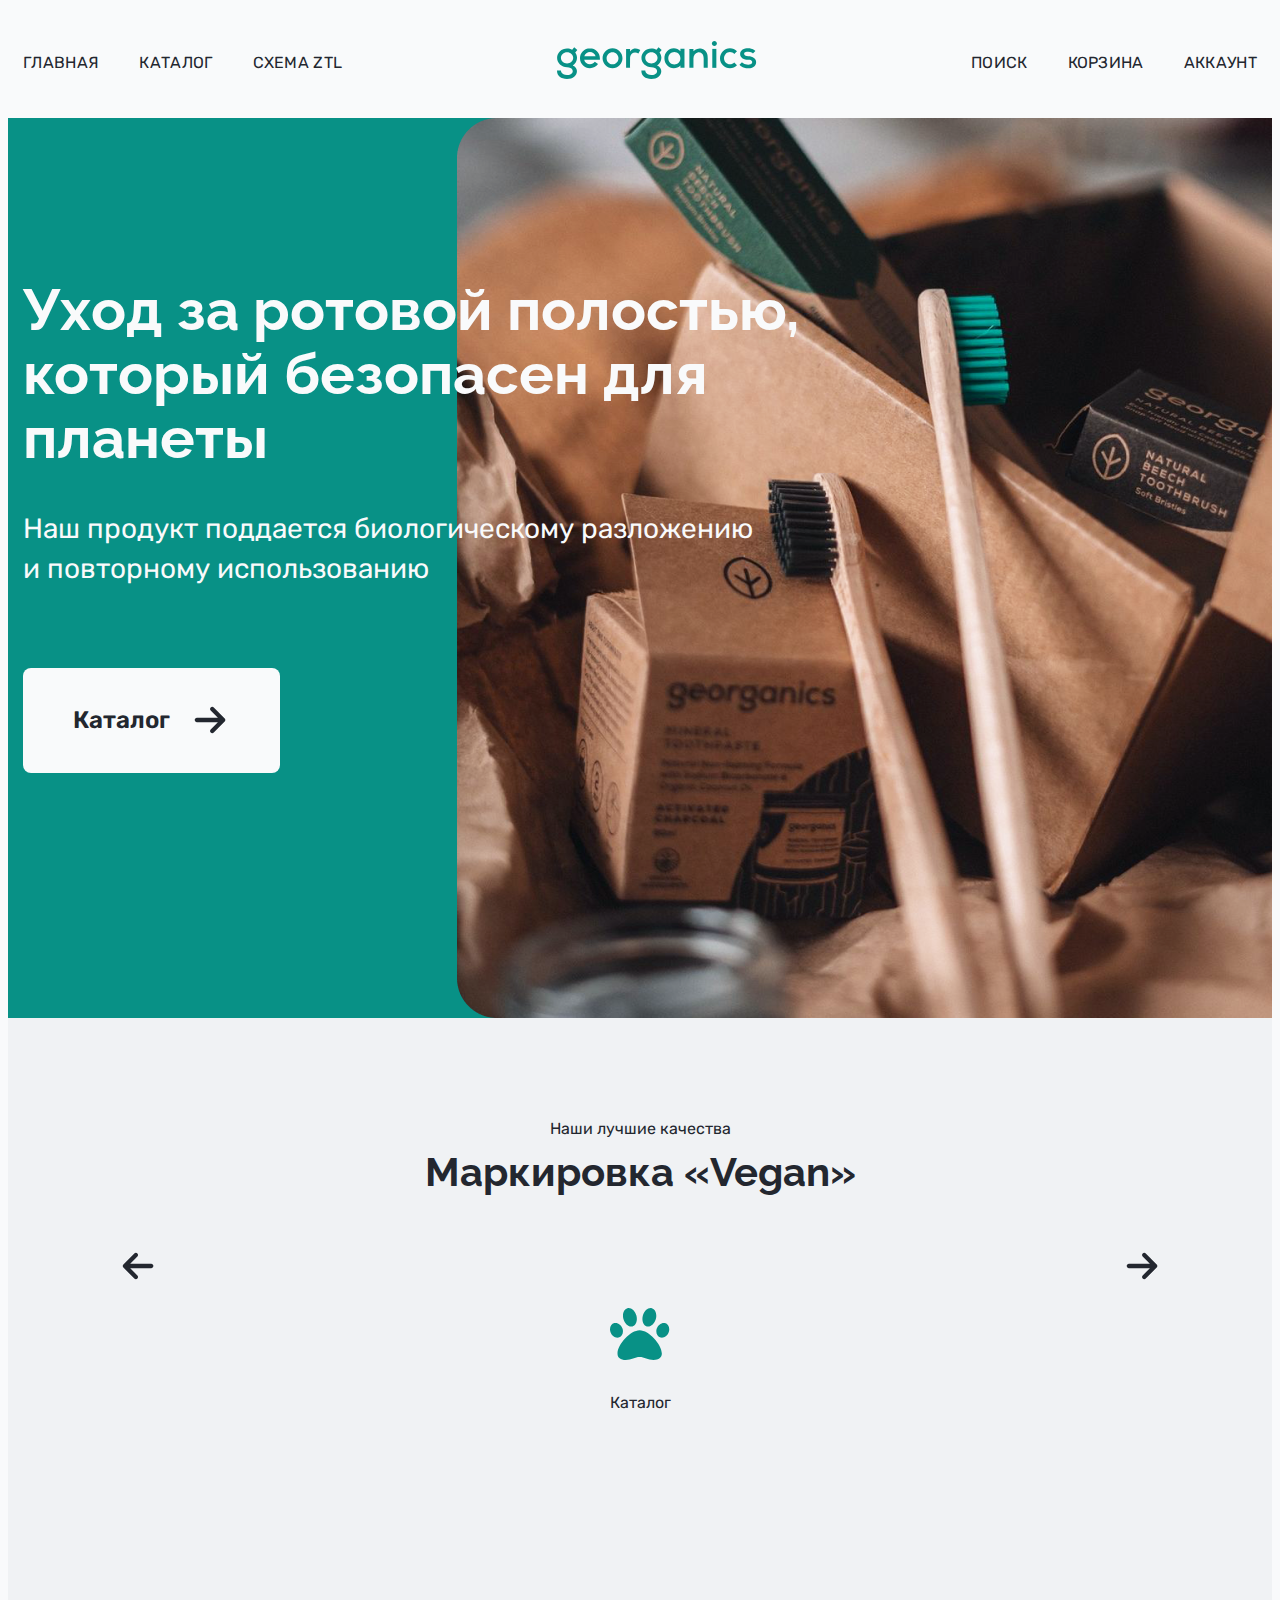
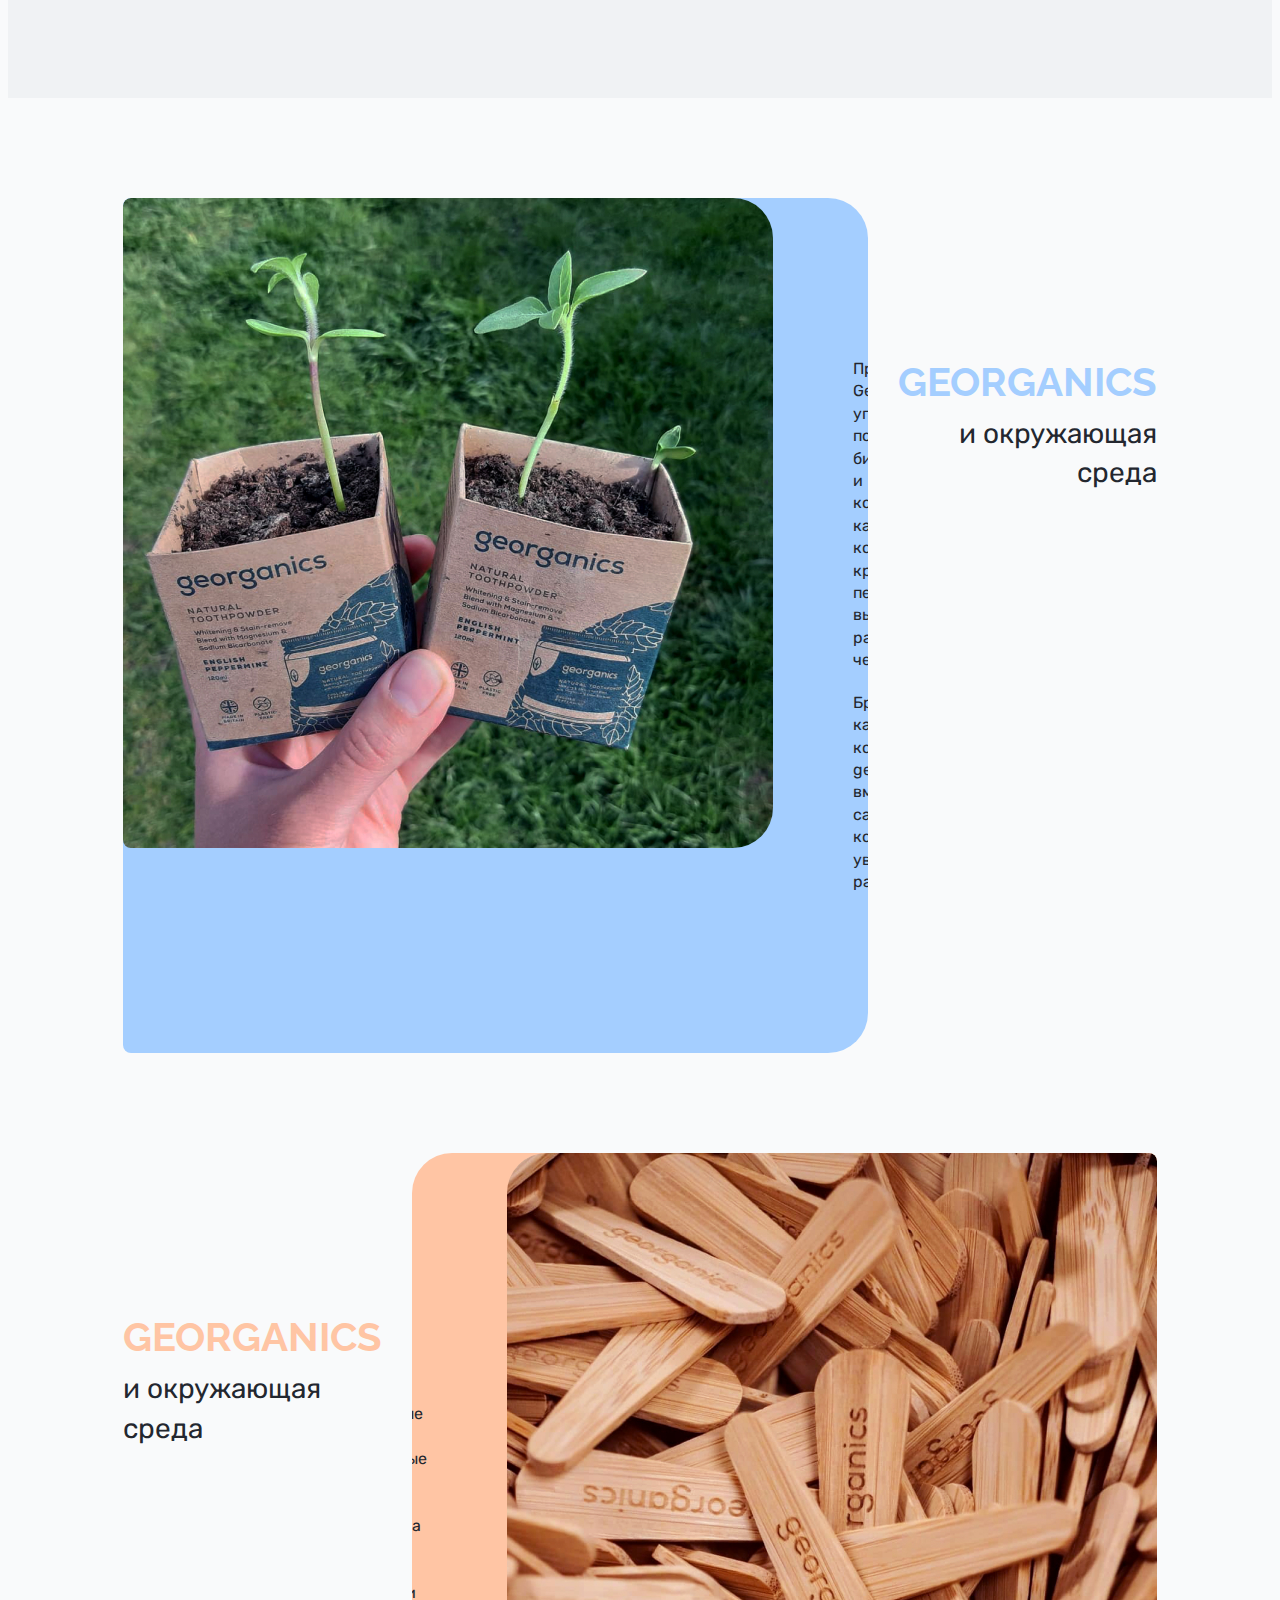
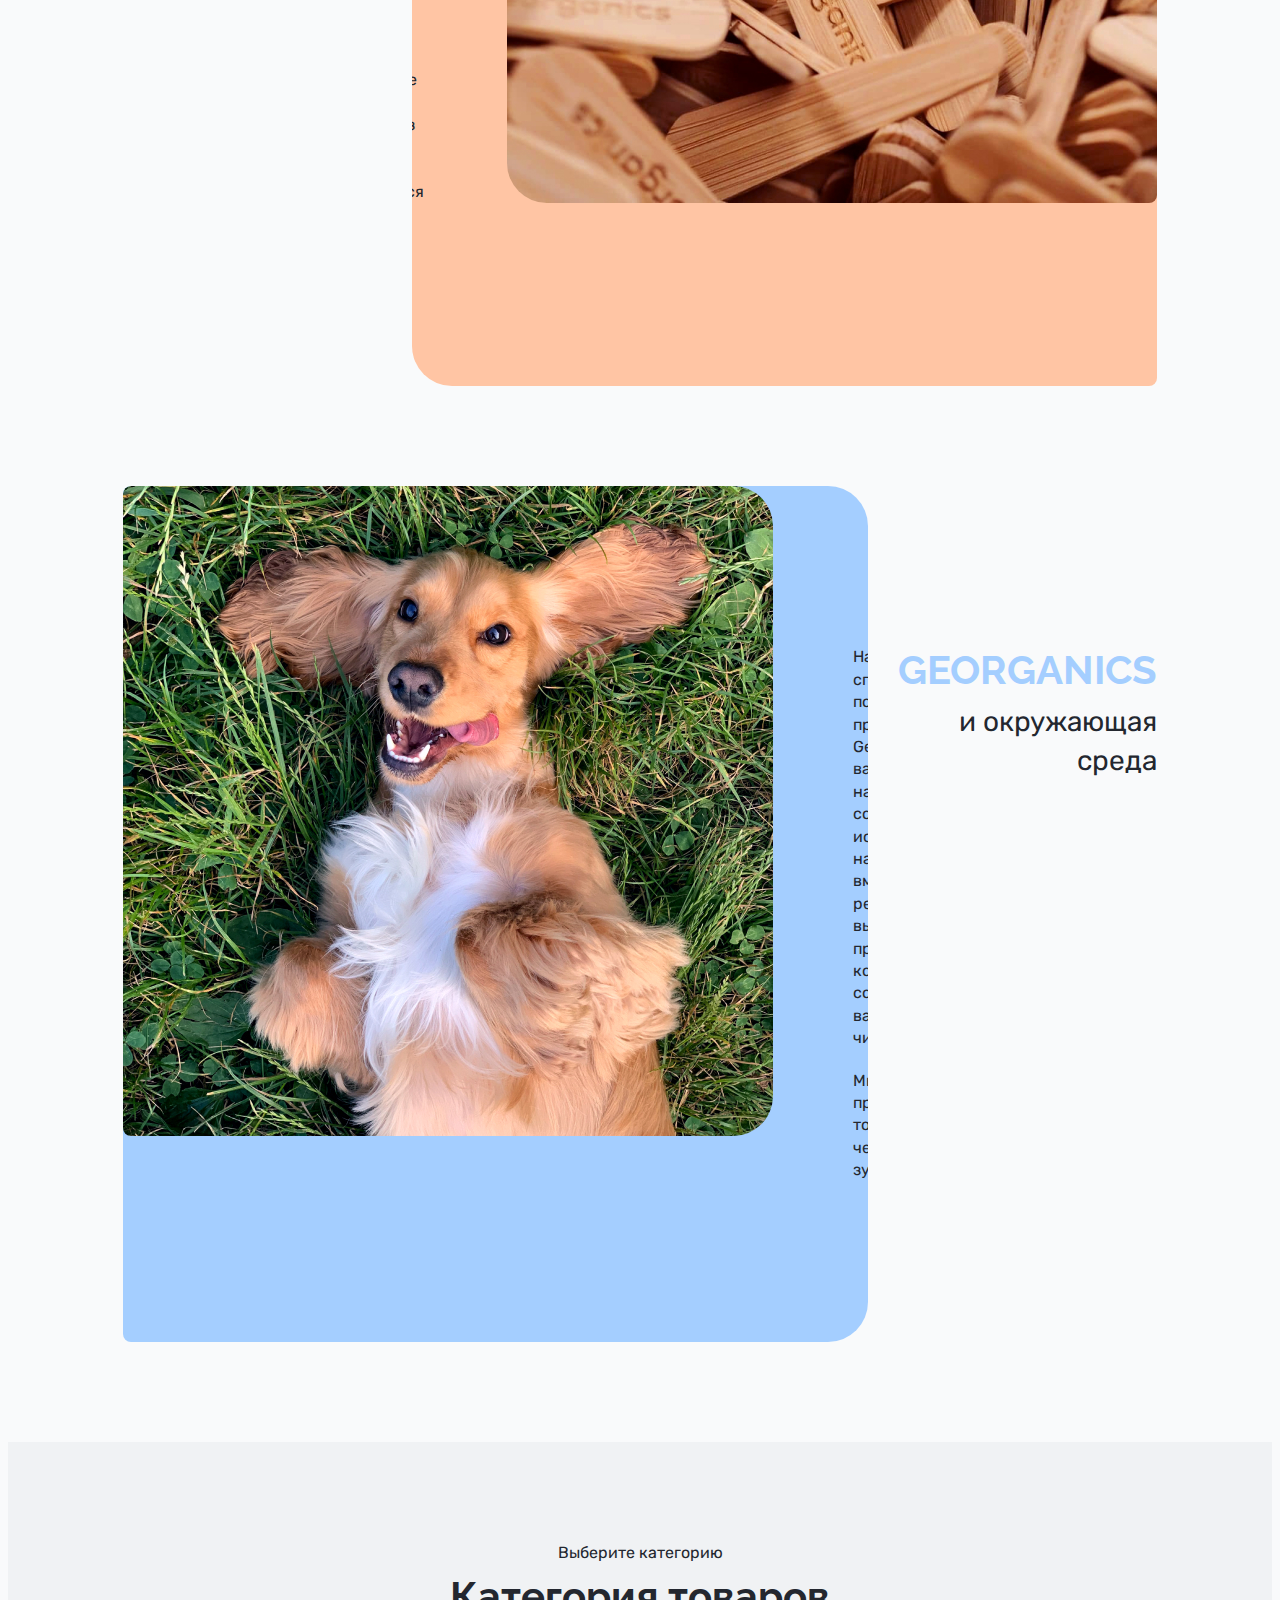
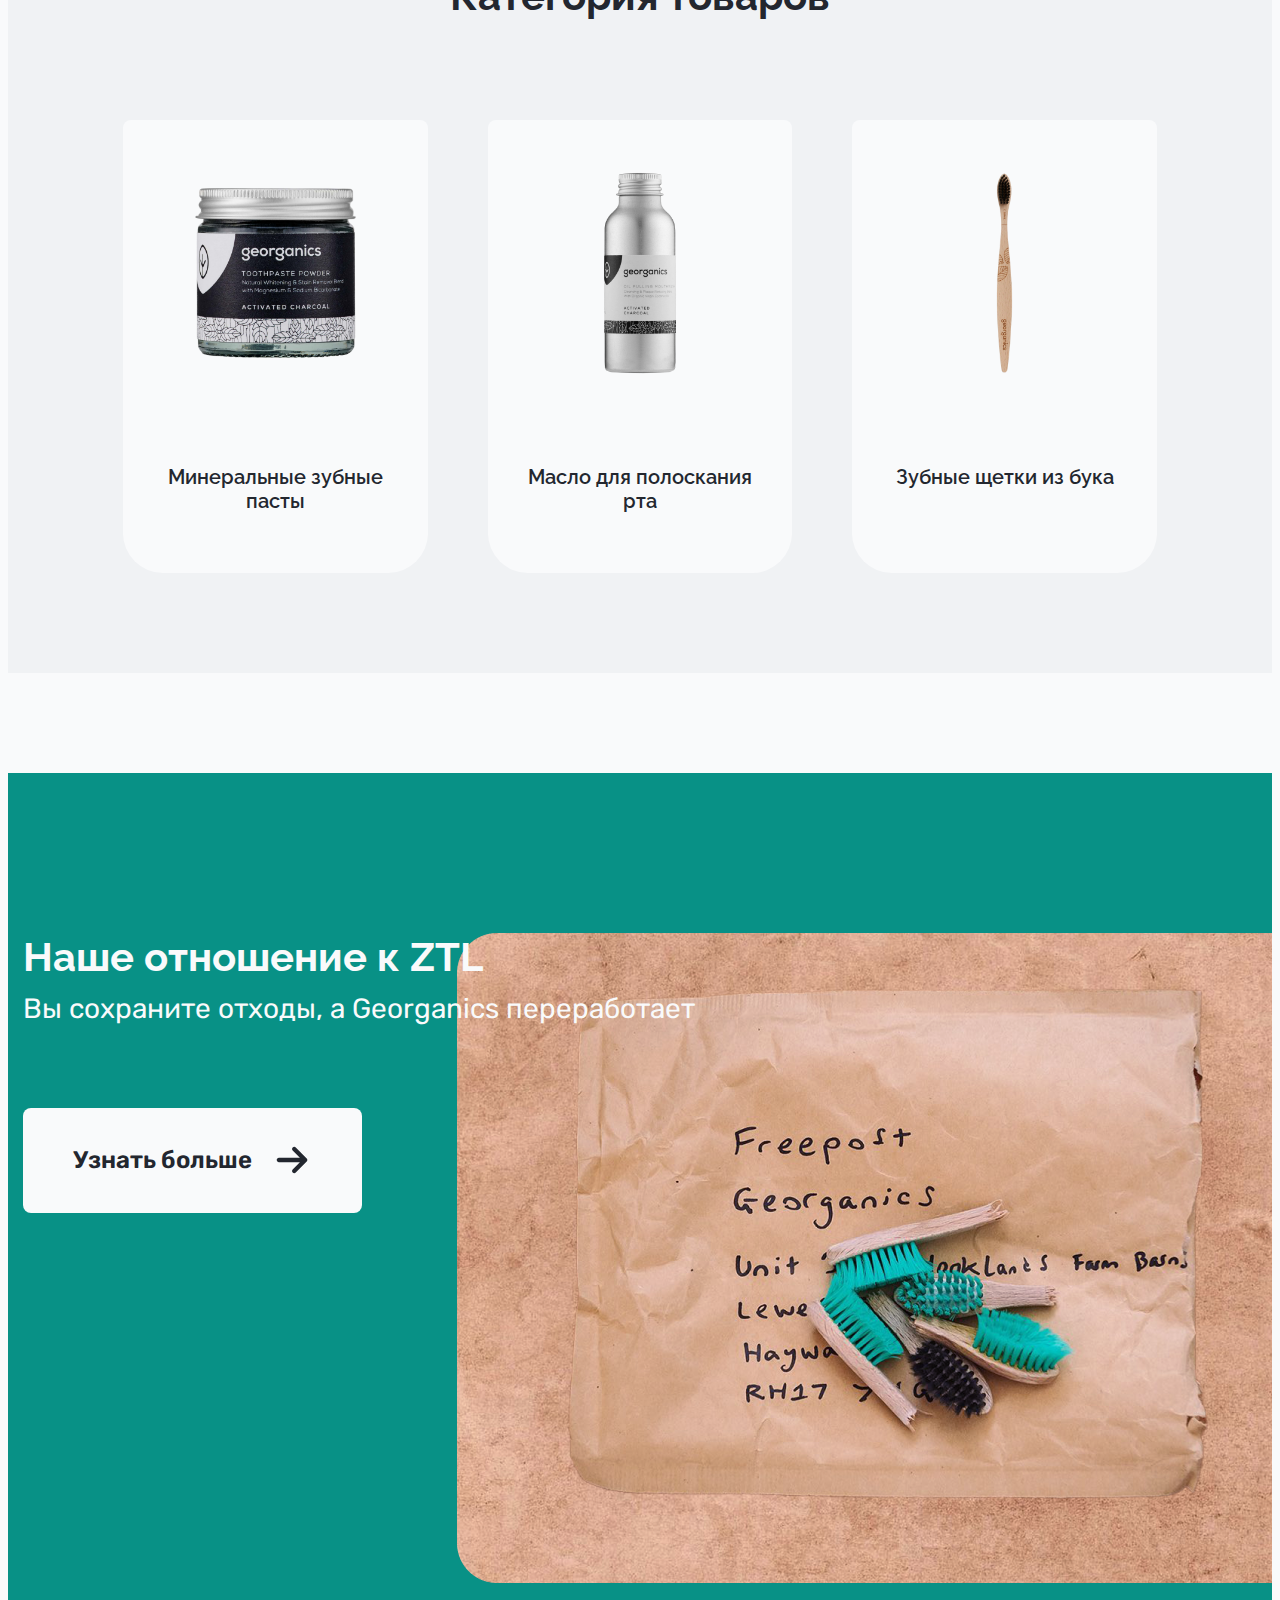
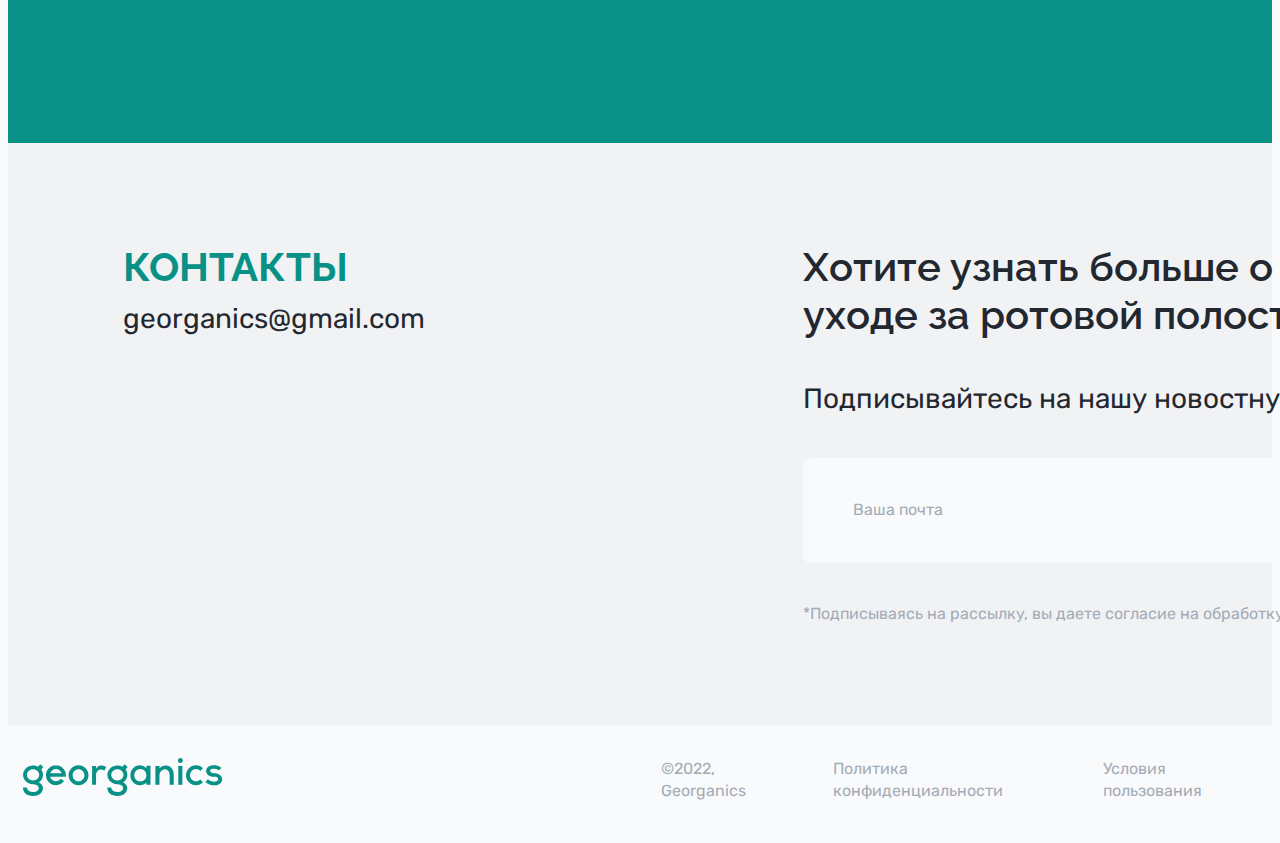
<file: index.html>
<!DOCTYPE html>
<html lang="ru">
	<head>
		<meta charset="UTF-8" />
		<meta http-equiv="X-UA-Compatible" content="IE=edge" />
		<meta name="viewport" content="width=device-width, initial-scale=1.0" />

		<link rel="preconnect" href="https://fonts.googleapis.com" />
		<link rel="preconnect" href="https://fonts.gstatic.com" crossorigin />
		<link
			href="https://fonts.googleapis.com/css2?family=Rubik:wght@400;600&display=swap"
			rel="stylesheet"
		/>
		<link rel="preconnect" href="https://fonts.googleapis.com" />
		<link rel="preconnect" href="https://fonts.gstatic.com" crossorigin />
		<link
			href="https://fonts.googleapis.com/css2?family=Raleway:wght@400;500;600;700&display=swap"
			rel="stylesheet"
		/>

		<link
			rel="stylesheet"
			href="https://cdnjs.cloudflare.com/ajax/libs/modern-normalize/1.1.0/modern-normalize.min.css"
			integrity="sha512-wpPYUAdjBVSE4KJnH1VR1HeZfpl1ub8YT/NKx4PuQ5NmX2tKuGu6U/JRp5y+Y8XG2tV+wKQpNHVUX03MfMFn9Q=="
			crossorigin="anonymous"
			referrerpolicy="no-referrer"
		/>
		<link rel="stylesheet" href="./css/style.css" />

		<title>Georganics</title>
	</head>
	<body>
		<nav class="container">
			<ul class="nav">
				<li class="nav-item">
					<a class="nav-link" href="./index.html">Главная</a>
				</li>
				<li class="nav-item">
					<a class="nav-link" href="./html/catalog.html">Каталог</a>
				</li>
				<li class="nav-item">
					<a class="nav-link" href="./html/ztl.html">Схема ZTL</a>
				</li>
			</ul>
			<a href="">
				<svg class="logo">
					<use href="./icons/icons.svg#icon-logo"></use>
				</svg>
			</a>
			<ul class="nav">
				<li class="nav-item">
					<a class="nav-link" href="">Поиск</a>
				</li>
				<li class="nav-item">
					<a class="nav-link" href="">Корзина</a>
				</li>
				<li class="nav-item">
					<a class="nav-link" href="./html/login.html">Аккаунт</a>
				</li>
			</ul>
		</nav>

		<header class="hero">
			<div class="container">
				<div class="wrap-welcome">
					<h1 class="title-large">
						Уход за ротовой полостью, который безопасен для планеты
					</h1>
					<p class="desc-large">
						Наш продукт поддается биологическому разложению <br />
						и повторному использованию
					</p>
					<a class="button button--light" href="./html/catalog.html">
						Каталог
						<svg class="icon">
							<use href="./icons/icons.svg#icon-arrow-right"></use>
						</svg>
					</a>
				</div>
			</div>
		</header>

		<section class="section-feature">
			<div class="container feature">
				<div class="slider">
					<button class="button-slider">
						<svg class="icon">
							<use href="./icons/icons.svg#icon-arrow-left"></use>
						</svg>
					</button>
					<button class="button-slider">
						<svg class="icon">
							<use href="./icons/icons.svg#icon-arrow-right"></use>
						</svg>
					</button>
				</div>
				<div class="section-title">
					<p class="text">Наши лучшие качества</p>
					<h2 class="title">Маркировка «Vegan»</h2>
				</div>
				<a class="text feature-link" href="./html/catalog.html">
					<svg class="icon-large">
						<use href="./icons/icons.svg#icon-animal"></use>
					</svg>
					Каталог
				</a>
			</div>
		</section>

		<section class="section-about">
			<ul class="about-list container">
				<li class="about-item">
					<div class="left">
						<img src="./images/section/about-1.jpg" alt="" width="650" />
						<div class="about-text">
							<p class="text">
								Продукты Georganics упакованы в полностью биоразлагаемые и
								компостируемые картонные коробки из крафт-бумаги, а печать
								выполнена растительными чернилами.
							</p>
							<p class="text">
								Бросьте картонные коробки georganics вместе со своим садовым
								компостом и вы увидите, как они разлагаются.
							</p>
						</div>
					</div>
					<div class="right">
						<h3 class="pretitle">GEORGANICS</h3>
						<p class="subtitle">и окружающая среда</p>
					</div>
				</li>

				<li class="about-item">
					<div class="left">
						<img src="./images/section/about-2.jpg" alt="" width="650" />
						<div class="about-text">
							<p class="text">
								Продукты Georganics упакованы в полностью биоразлагаемые и
								компостируемые картонные коробки из крафт-бумаги, а печать
								выполнена растительными чернилами.
							</p>
							<p class="text">
								Наши зубные щетки и зубные шпательки изготовлены из прочного
								хорошо разлагающегося бука.
							</p>
						</div>
					</div>
					<div class="right">
						<h3 class="pretitle">GEORGANICS</h3>
						<p class="subtitle">и окружающая среда</p>
					</div>
				</li>

				<li class="about-item">
					<div class="left">
						<img src="./images/section/about-3.jpg" alt="" width="650" />
						<div class="about-text">
							<p class="text">
								Нас часто спрашивают, подходят ли продукты Georganics для ваших
								собак. Мы настоятельно не советуем использовать их на животных и
								вместо этого рекомендуем выбрать других производителей, которые
								сохранят зубы ваших собак чистыми.
							</p>
							<p class="text">
								Мы производим продукцию только для человеческих зубов.
							</p>
						</div>
					</div>
					<div class="right">
						<h3 class="pretitle">GEORGANICS</h3>
						<p class="subtitle">и окружающая среда</p>
					</div>
				</li>
			</ul>
		</section>

		<section class="section-category">
			<div class="container">
				<div class="section-title">
					<p class="text">Выберите категорию</p>
					<h2 class="title">Категория товаров</h2>
				</div>

				<div class="category">
					<div class="slider">
						<button class="button-slider">
							<svg class="icon">
								<use href="./icons/icons.svg#icon-arrow-left"></use>
							</svg>
						</button>
						<button class="button-slider">
							<svg class="icon">
								<use href="./icons/icons.svg#icon-arrow-right"></use>
							</svg>
						</button>
					</div>

					<ul class="category-list">
						<li class="card-item">
							<a href="./html/product/catalog-list.html">
								<div class="card-thumb">
									<img
										src="./images/product-preview/product-1.png"
										alt=""
										width="390"
									/>
								</div>
								<div class="card-info">
									<h4 class="card-title">Минеральные зубные пасты</h4>
								</div>
							</a>
						</li>

						<li class="card-item">
							<a href="./html/product/catalog-list.html">
								<div class="card-thumb">
									<img
										src="./images/product-preview/product-2.png"
										alt=""
										width="390"
									/>
								</div>
								<div class="card-info">
									<h4 class="card-title">Масло для полоскания рта</h4>
								</div>
							</a>
						</li>

						<li class="card-item">
							<a href="./html/product/catalog-list.html">
								<div class="card-thumb">
									<img
										src="./images/product-preview/product-3.png"
										alt=""
										width="390"
									/>
								</div>
								<div class="card-info">
									<h4 class="card-title">Зубные щетки из бука</h4>
								</div>
							</a>
						</li>
					</ul>
				</div>
			</div>
		</section>

		<section class="section-preview">
			<div class="container">
				<div class="wrap-welcome">
					<h4 class="title">Наше отношение к ZTL</h4>
					<p class="desc-large">
						Вы сохраните отходы, а Georganics переработает
					</p>
					<a class="button button--light" href="./html/ztl.html">
						Узнать больше
						<svg class="icon">
							<use href="./icons/icons.svg#icon-arrow-right"></use>
						</svg>
					</a>
				</div>
			</div>
		</section>

		<section class="section-social">
			<div class="social container">
				<div class="left">
					<h3 class="pretitle">Контакты</h3>
					<a class="subtitle" href="mailto:georganics@gmail.com">
						georganics@gmail.com
					</a>
				</div>
				<div class="right">
					<h3 class="title">
						Хотите узнать больше о правильном уходе за ротовой полостью?
					</h3>
					<form class="form">
						<label class="subtitle" for="email">
							Подписывайтесь на нашу новостную рассылку
						</label>
						<div class="input">
							<input type="emal" placeholder="Ваша почта" id="email" />
							<a class="button button--dark" href="./html/catalog.html">
								Подписаться
								<svg class="icon">
									<use href="./icons/icons.svg#icon-arrow-right"></use>
								</svg>
							</a>
						</div>
					</form>
					<p class="text text-tiny">
						&#42;Подписываясь на рассылку, вы даете согласие на обработку
						персональных данных
					</p>
				</div>
			</div>
		</section>

		<footer class="footer">
			<div class="container">
				<div class="left">
					<a href="./index.html">
						<svg class="logo">
							<use href="./icons/icons.svg#icon-logo"></use>
						</svg>
					</a>
				</div>
				<ul class="inn-list">
					<li>
						<a class="text text-tiny" href="./index.html">
							&copy;2022, Georganics
						</a>
					</li>
					<li>
						<a class="text text-tiny" href="">Политика конфиденциальности</a>
					</li>
					<li>
						<a class="text text-tiny" href="">Условия пользования</a>
					</li>
				</ul>
			</div>
		</footer>
	</body>
</html>
</file>
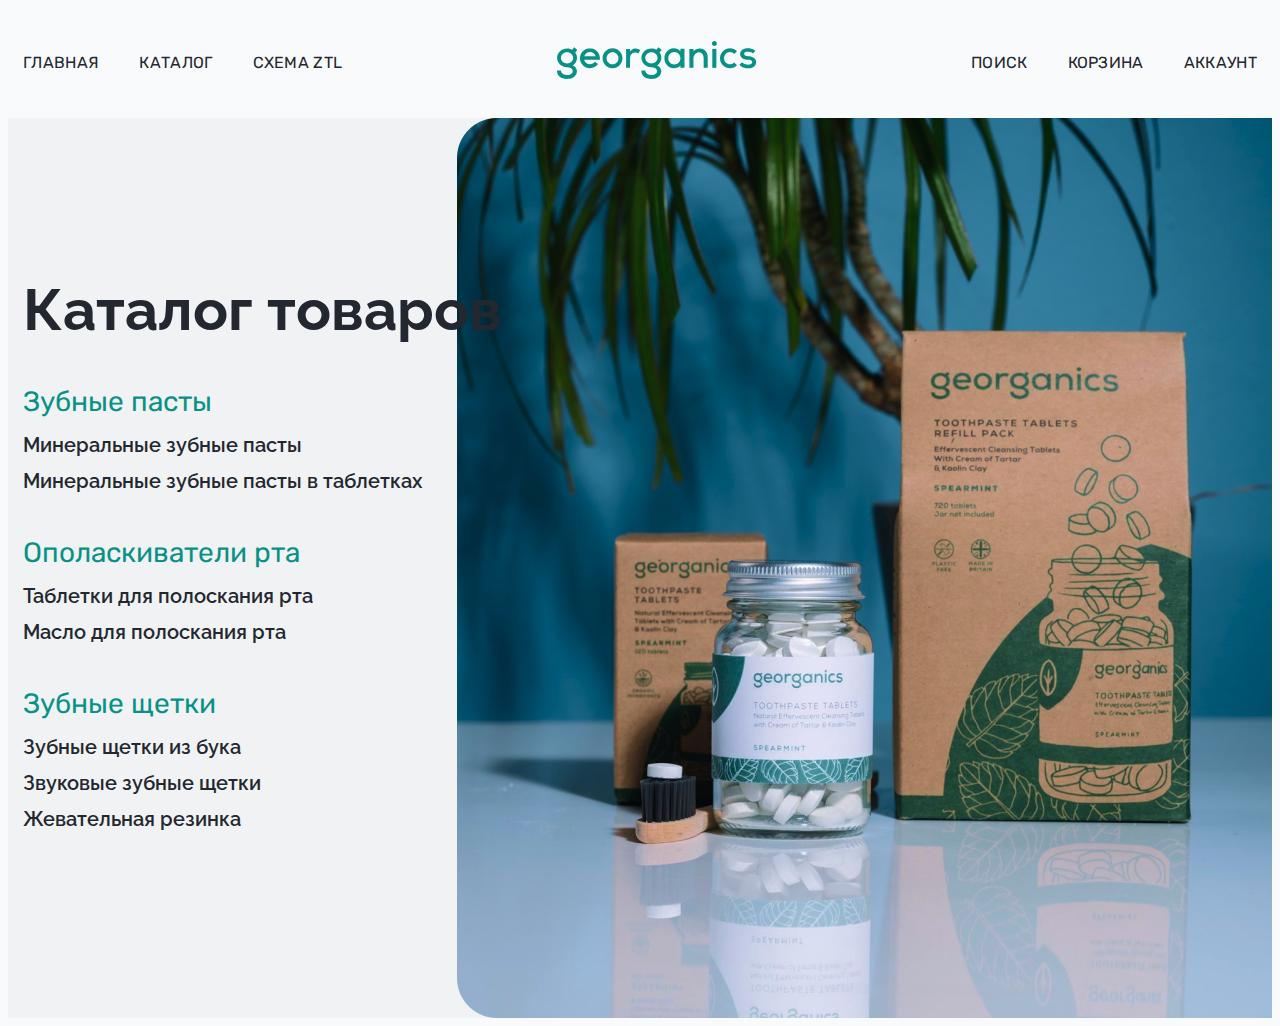
<file: html/catalog.html>
<!DOCTYPE html>
<html lang="ru">
	<head>
		<meta charset="UTF-8" />
		<meta http-equiv="X-UA-Compatible" content="IE=edge" />
		<meta name="viewport" content="width=device-width, initial-scale=1.0" />

		<link rel="preconnect" href="https://fonts.googleapis.com" />
		<link rel="preconnect" href="https://fonts.gstatic.com" crossorigin />
		<link
			href="https://fonts.googleapis.com/css2?family=Rubik:wght@400;600&display=swap"
			rel="stylesheet"
		/>
		<link rel="preconnect" href="https://fonts.googleapis.com" />
		<link rel="preconnect" href="https://fonts.gstatic.com" crossorigin />
		<link
			href="https://fonts.googleapis.com/css2?family=Raleway:wght@400;500;600;700&display=swap"
			rel="stylesheet"
		/>

		<link
			rel="stylesheet"
			href="https://cdnjs.cloudflare.com/ajax/libs/modern-normalize/1.1.0/modern-normalize.min.css"
			integrity="sha512-wpPYUAdjBVSE4KJnH1VR1HeZfpl1ub8YT/NKx4PuQ5NmX2tKuGu6U/JRp5y+Y8XG2tV+wKQpNHVUX03MfMFn9Q=="
			crossorigin="anonymous"
			referrerpolicy="no-referrer"
		/>
		<link rel="stylesheet" href="../css/catalog.css" />

		<title>Georganics – Каталог товаров</title>
	</head>
	<body>
		<nav class="container">
			<ul class="nav">
				<li class="nav-item">
					<a class="nav-link" href="../index.html">Главная</a>
				</li>
				<li class="nav-item">
					<a class="nav-link" href="./catalog.html">Каталог</a>
				</li>
				<li class="nav-item">
					<a class="nav-link" href="./ztl.html">Схема ZTL</a>
				</li>
			</ul>
			<a href="../index.html">
				<svg class="logo">
					<use href="../icons/icons.svg#icon-logo"></use>
				</svg>
			</a>
			<ul class="nav">
				<li class="nav-item">
					<a class="nav-link" href="">Поиск</a>
				</li>
				<li class="nav-item">
					<a class="nav-link" href="">Корзина</a>
				</li>
				<li class="nav-item">
					<a class="nav-link" href="./login.html">Аккаунт</a>
				</li>
			</ul>
		</nav>

		<header class="hero">
			<div class="container">
				<div class="wrap-welcome">
					<h1 class="title-large">Каталог товаров</h1>

					<ul class="catalog-list">
						<li class="catalog-item">
							<h2 class="pretitle">Зубные пасты</h2>
							<a class="title" href="./product/catalog-list.html">Минеральные зубные пасты</a>
							<a class="title" href="./product/catalog-list.html">Минеральные зубные пасты в таблетках</a>
						</li>

						<li class="catalog-item">
							<h2 class="pretitle">Ополаскиватели рта</h2>
							<a class="title" href="./product/catalog-list.html">Таблетки для полоскания рта</a>
							<a class="title" href="./product/catalog-list.html">Масло для полоскания рта</a>
						</li>

						<li class="catalog-item">
							<h2 class="pretitle">Зубные щетки</h2>
							<a class="title" href="./product/catalog-list.html">Зубные щетки из бука</a>
							<a class="title" href="./product/catalog-list.html">Звуковые зубные щетки</a>
							<a class="title" href="./product/catalog-list.html">Жевательная резинка</a>
						</li>
					</ul>
				</div>
			</div>
		</header>
	</body>
</html>
</file>
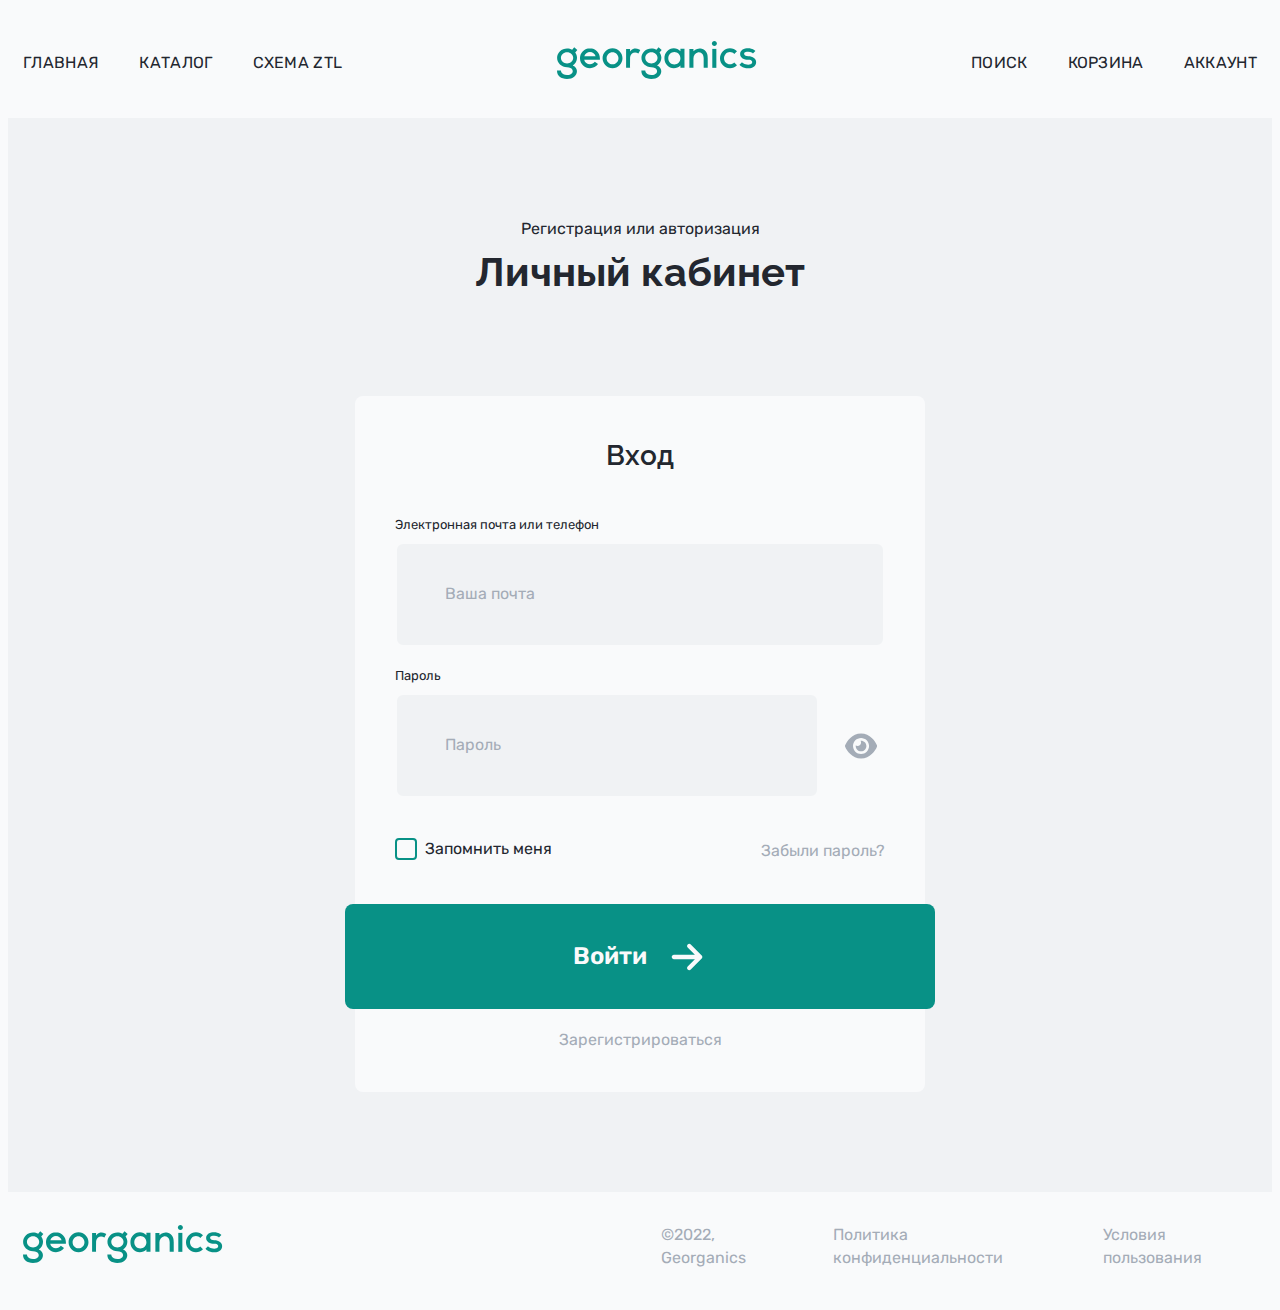
<file: html/login.html>
<!DOCTYPE html>
<html lang="ru">
	<head>
		<meta charset="UTF-8" />
		<meta http-equiv="X-UA-Compatible" content="IE=edge" />
		<meta name="viewport" content="width=device-width, initial-scale=1.0" />

		<link rel="preconnect" href="https://fonts.googleapis.com" />
		<link rel="preconnect" href="https://fonts.gstatic.com" crossorigin />
		<link
			href="https://fonts.googleapis.com/css2?family=Rubik:wght@400;600&display=swap"
			rel="stylesheet"
		/>
		<link rel="preconnect" href="https://fonts.googleapis.com" />
		<link rel="preconnect" href="https://fonts.gstatic.com" crossorigin />
		<link
			href="https://fonts.googleapis.com/css2?family=Raleway:wght@400;500;600;700&display=swap"
			rel="stylesheet"
		/>

		<link
			rel="stylesheet"
			href="https://cdnjs.cloudflare.com/ajax/libs/modern-normalize/1.1.0/modern-normalize.min.css"
			integrity="sha512-wpPYUAdjBVSE4KJnH1VR1HeZfpl1ub8YT/NKx4PuQ5NmX2tKuGu6U/JRp5y+Y8XG2tV+wKQpNHVUX03MfMFn9Q=="
			crossorigin="anonymous"
			referrerpolicy="no-referrer"
		/>
		<link rel="stylesheet" href="../css/login.css" />

		<title>Georganics – Логин</title>
	</head>

	<body>
		<nav class="container">
			<ul class="nav">
				<li class="nav-item">
					<a class="nav-link" href="../index.html">Главная</a>
				</li>
				<li class="nav-item">
					<a class="nav-link" href="./catalog.html">Каталог</a>
				</li>
				<li class="nav-item">
					<a class="nav-link" href="./ztl.html">Схема ZTL</a>
				</li>
			</ul>
			<a href="../index.html">
				<svg class="logo">
					<use href="../icons/icons.svg#icon-logo"></use>
				</svg>
			</a>
			<ul class="nav">
				<li class="nav-item">
					<a class="nav-link" href="">Поиск</a>
				</li>
				<li class="nav-item">
					<a class="nav-link" href="">Корзина</a>
				</li>
				<li class="nav-item">
					<a class="nav-link" href="./login.html">Аккаунт</a>
				</li>
			</ul>
		</nav>

		<section class="section-auth">
			<div class="section-title">
				<p class="text">Регистрация или авторизация</p>
				<h1 class="title">Личный кабинет</h1>
			</div>
			<form class="form">
				<h2 class="subtitle">Вход</h2>
				<ul class="input">
					<div class="input-list">
						<li class="input-item">
							<label class="text-tiny-form" for="email">
								Электронная почта или телефон
							</label>
							<input
								type="email"
								name="email"
								id="email"
								placeholder="Ваша почта"
							/>
						</li>
						<li class="input-item">
							<label class="text-tiny-form" for="password">Пароль</label>
							<div class="view">
								<input
									type="password"
									name="password"
									id="password"
									placeholder="Пароль"
								/>
								<button class="icon-view">
									<svg class="icon">
										<use href="../icons/icons.svg#icon-view"></use>
									</svg>
								</button>
							</div>
						</li>
					</div>
					<div class="input-item">
						<div class="form-remember">
							<input
								class="checkbox"
								type="checkbox"
								name="checkbox"
								id="checkbox"
							/>
							<label class="text" for="checkbox">Запомнить меня</label>
						</div>
						<a class="text text-support" href="">Забыли пароль?</a>
					</div>
					<div class="form-confirm">
						<a class="button button--dark" href="">
							Войти
							<svg class="icon">
								<use href="../icons/icons.svg#icon-arrow-right"></use>
							</svg>
						</a>
						<button class="text text-support" type="submit">
							Зарегистрироваться
						</button>
					</div>
				</ul>
			</form>
		</section>

		<footer class="footer">
			<div class="container">
				<div class="left">
					<a href="../index.html">
						<svg class="logo">
							<use href="../icons/icons.svg#icon-logo"></use>
						</svg>
					</a>
				</div>
				<ul class="inn-list">
					<li>
						<a class="text text-tiny" href="../index.html">
							&copy;2022, Georganics
						</a>
					</li>
					<li>
						<a class="text text-tiny" href="">Политика конфиденциальности</a>
					</li>
					<li>
						<a class="text text-tiny" href="">Условия пользования</a>
					</li>
				</ul>
			</div>
		</footer>
	</body>
</html>
</file>
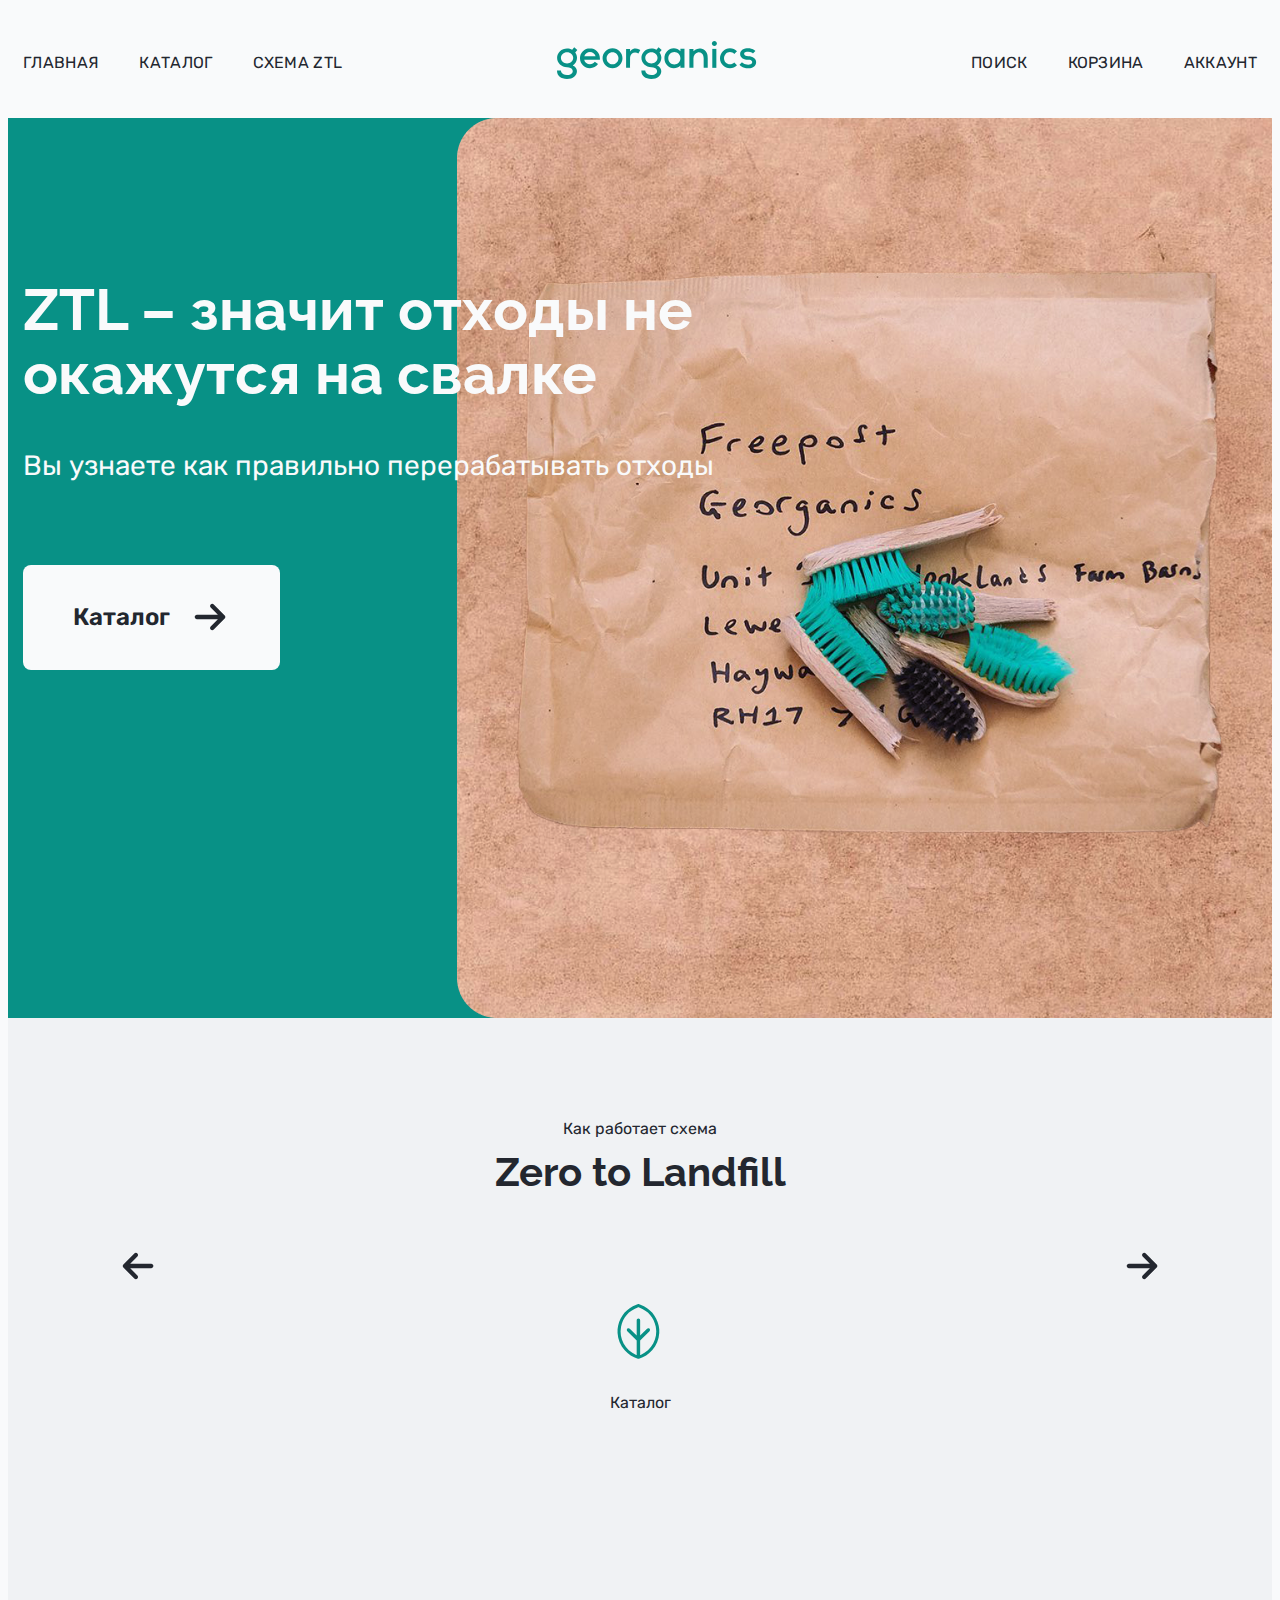
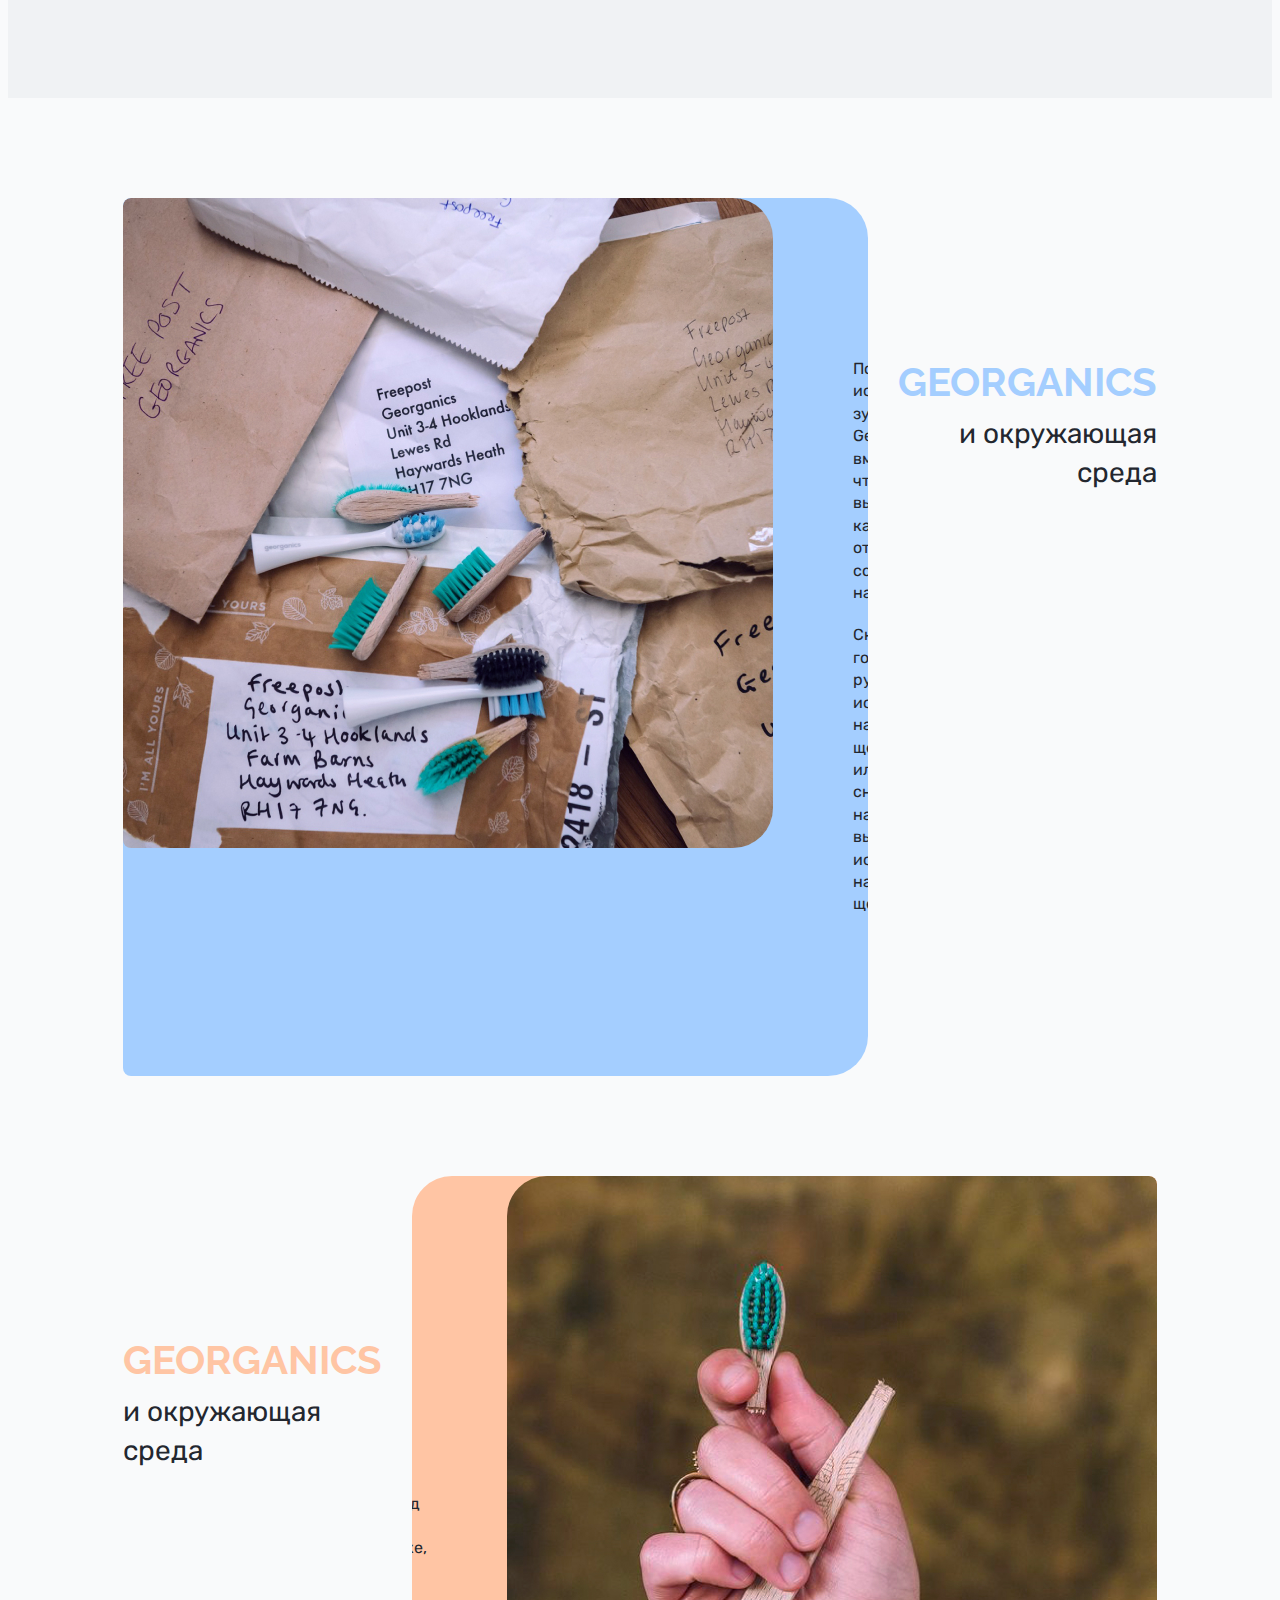
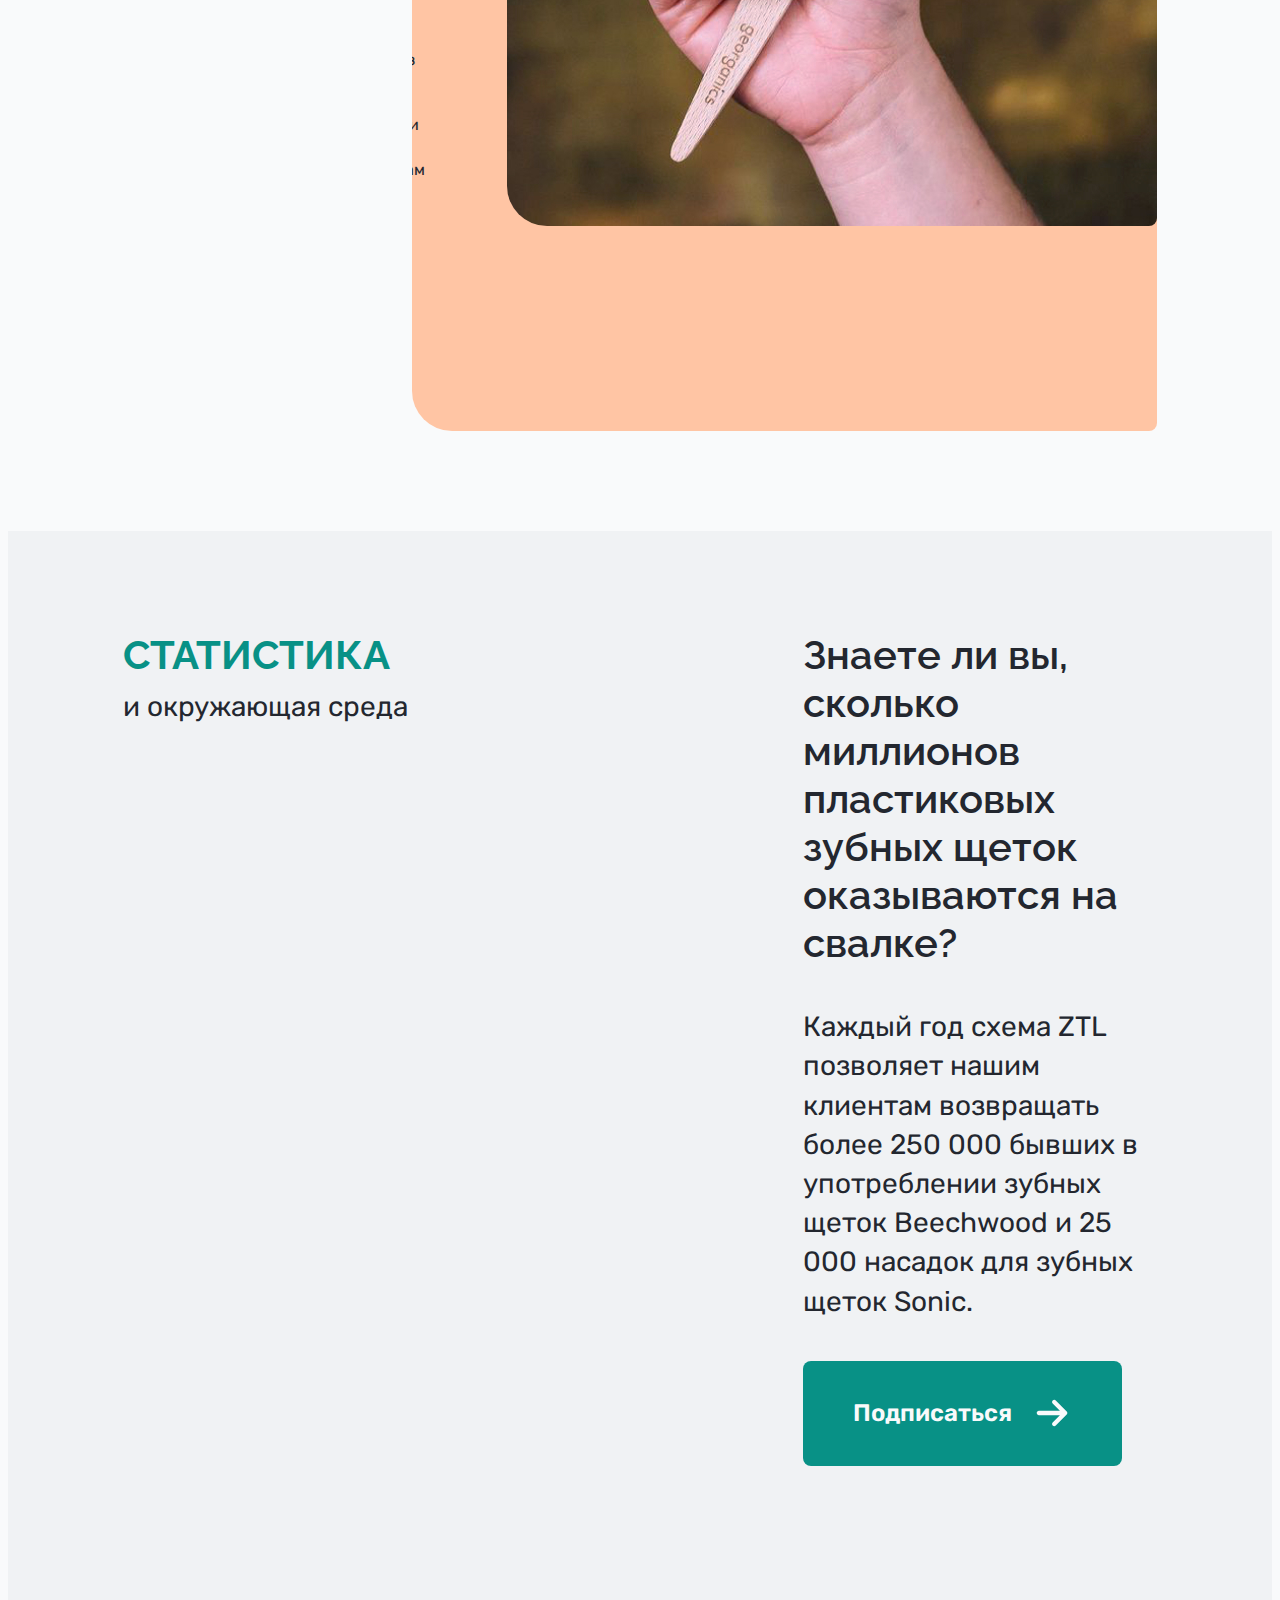
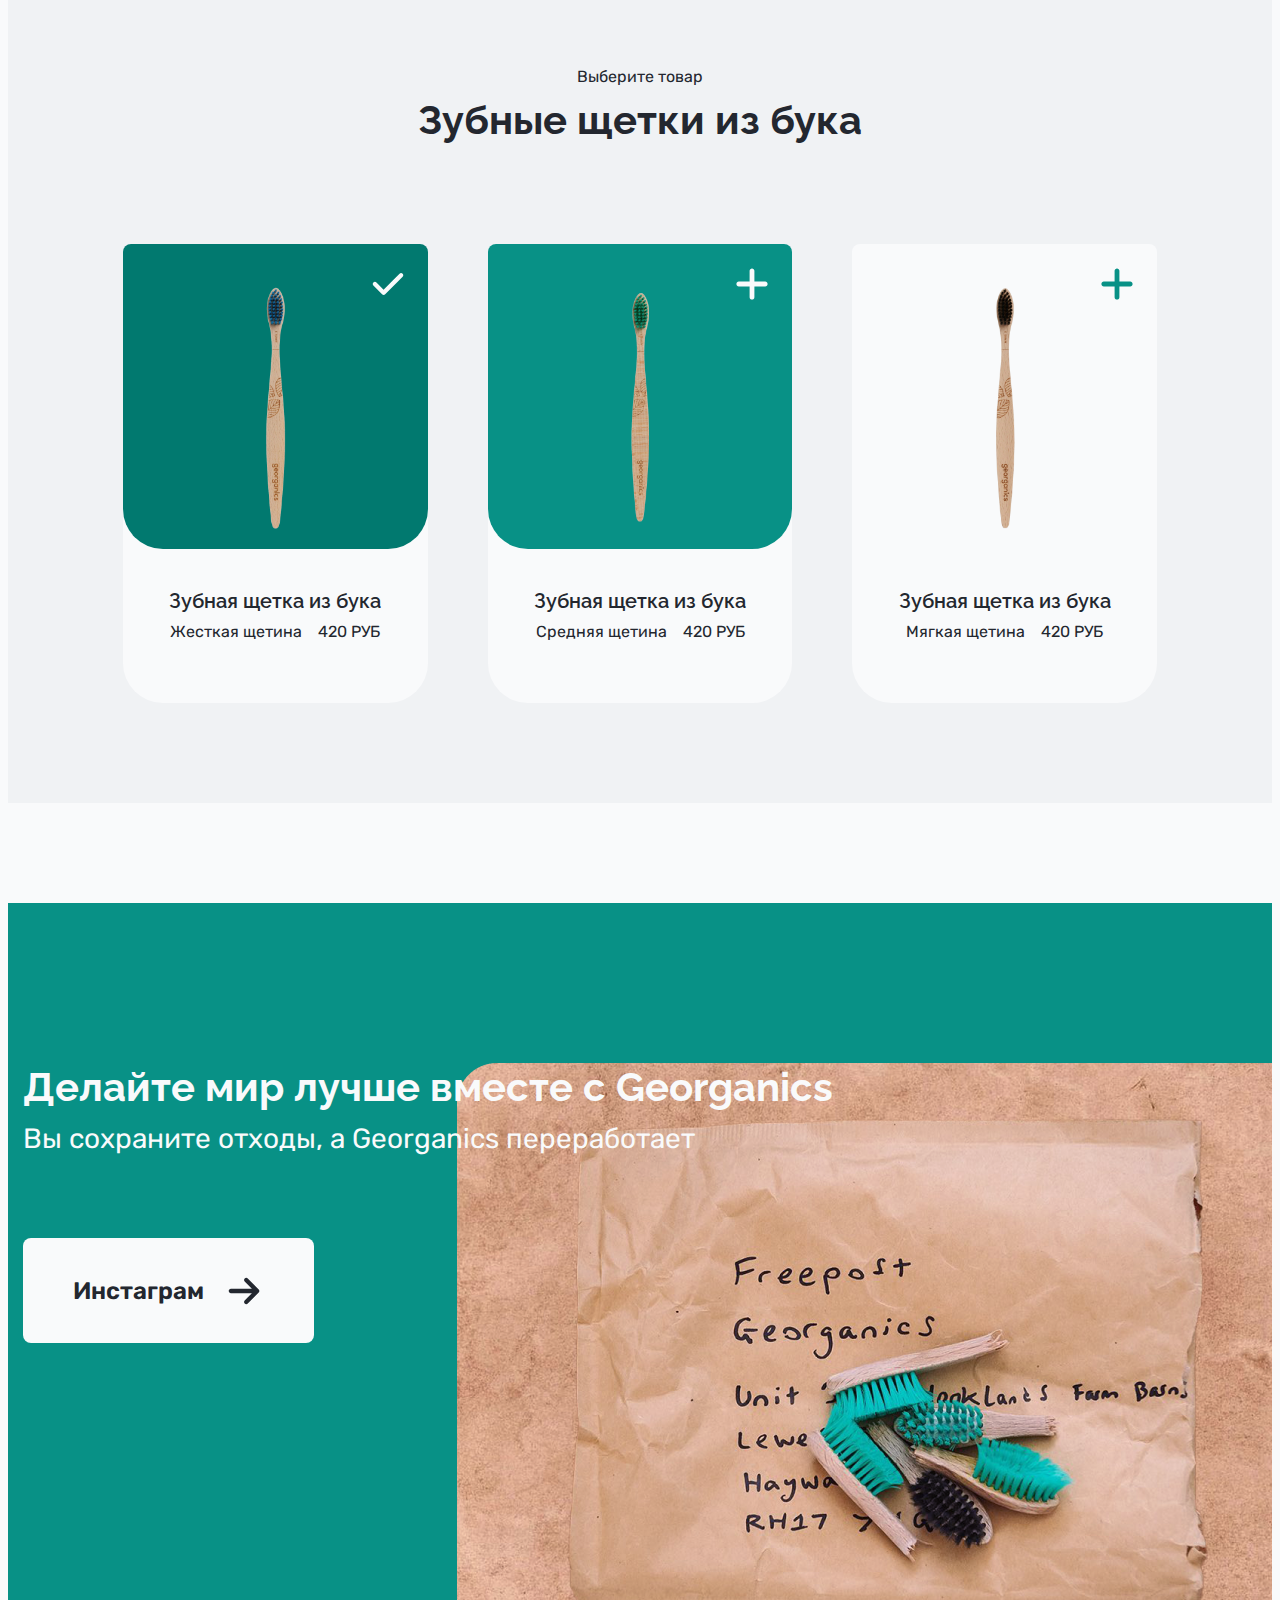
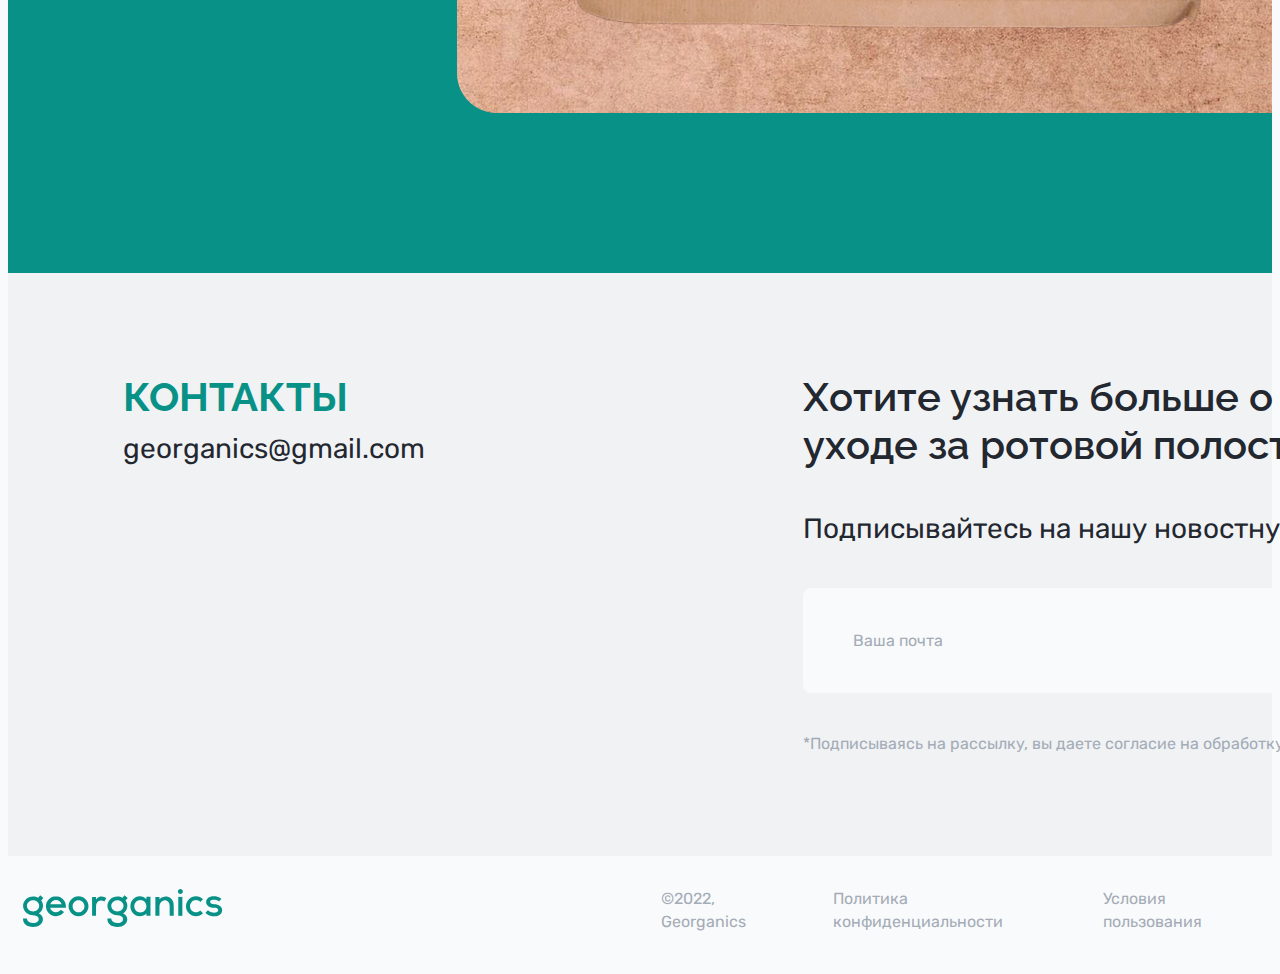
<file: html/ztl.html>
<!DOCTYPE html>
<html lang="ru">
	<head>
		<meta charset="UTF-8" />
		<meta http-equiv="X-UA-Compatible" content="IE=edge" />
		<meta name="viewport" content="width=device-width, initial-scale=1.0" />

		<link rel="preconnect" href="https://fonts.googleapis.com" />
		<link rel="preconnect" href="https://fonts.gstatic.com" crossorigin />
		<link
			href="https://fonts.googleapis.com/css2?family=Rubik:wght@400;600&display=swap"
			rel="stylesheet"
		/>
		<link rel="preconnect" href="https://fonts.googleapis.com" />
		<link rel="preconnect" href="https://fonts.gstatic.com" crossorigin />
		<link
			href="https://fonts.googleapis.com/css2?family=Raleway:wght@400;500;600;700&display=swap"
			rel="stylesheet"
		/>

		<link
			rel="stylesheet"
			href="https://cdnjs.cloudflare.com/ajax/libs/modern-normalize/1.1.0/modern-normalize.min.css"
			integrity="sha512-wpPYUAdjBVSE4KJnH1VR1HeZfpl1ub8YT/NKx4PuQ5NmX2tKuGu6U/JRp5y+Y8XG2tV+wKQpNHVUX03MfMFn9Q=="
			crossorigin="anonymous"
			referrerpolicy="no-referrer"
		/>
		<link rel="stylesheet" href="../css/ztl.css" />

		<title>Georganics – Схема ZTL</title>
	</head>
	<body>
		<nav class="container">
			<ul class="nav">
				<li class="nav-item">
					<a class="nav-link" href="../index.html">Главная</a>
				</li>
				<li class="nav-item">
					<a class="nav-link" href="./catalog.html">Каталог</a>
				</li>
				<li class="nav-item">
					<a class="nav-link" href="./ztl.html">Схема ZTL</a>
				</li>
			</ul>
			<a href="../index.html">
				<svg class="logo">
					<use href="../icons/icons.svg#icon-logo"></use>
				</svg>
			</a>
			<ul class="nav">
				<li class="nav-item">
					<a class="nav-link" href="">Поиск</a>
				</li>
				<li class="nav-item">
					<a class="nav-link" href="">Корзина</a>
				</li>
				<li class="nav-item">
					<a class="nav-link" href="./login.html">Аккаунт</a>
				</li>
			</ul>
		</nav>

		<header class="hero">
			<div class="container">
				<div class="wrap-welcome">
					<h1 class="title-large">ZTL – значит отходы не окажутся на свалке</h1>
					<p class="desc-large">
						Вы узнаете как правильно перерабатывать отходы
					</p>
					<a class="button button--light" href="./catalog.html">
						Каталог
						<svg class="icon">
							<use href="../icons/icons.svg#icon-arrow-right"></use>
						</svg>
					</a>
				</div>
			</div>
		</header>

		<section class="section-feature">
			<div class="container feature">
				<div class="slider">
					<button class="button-slider">
						<svg class="icon">
							<use href="../icons/icons.svg#icon-arrow-left"></use>
						</svg>
					</button>
					<button class="button-slider">
						<svg class="icon">
							<use href="../icons/icons.svg#icon-arrow-right"></use>
						</svg>
					</button>
				</div>
				<div class="section-title">
					<p class="text">Как работает схема</p>
					<h2 class="title">Zero to Landfill</h2>
				</div>
				<a class="text feature-link" href="./catalog.html">
					<svg class="icon-large">
						<use href="../icons/icons.svg#icon-logo-lable"></use>
					</svg>
					Каталог
				</a>
			</div>
		</section>

		<section class="section-about">
			<ul class="about-list container">
				<li class="about-item">
					<div class="left">
						<img src="../images/section/ztl-about-1.jpg" alt="" width="650" />
						<div class="about-text">
							<p class="text">
								После использования зубной щетки Georganics, вместо того, чтобы
								выбрасить ее как обычные отходы, сохраните наши насадки.
							</p>
							<p class="text">
								Снимите головку с ручки, если вы используете нашу зубную щетку
								из бука, или просто снимите насадку, если вы используете нашу
								зубную щетку Sonic.
							</p>
						</div>
					</div>
					<div class="right">
						<h3 class="pretitle">GEORGANICS</h3>
						<p class="subtitle">и окружающая среда</p>
					</div>
				</li>

				<li class="about-item">
					<div class="left">
						<img src="../images/section/ztl-about-2.jpg" alt="" width="650" />
						<div class="about-text">
							<p class="text">
								Наберитесь терпения и сохраните несколько головок. Чтобы свести
								к минимуму углеродный след при транспортировке, мы просим вас
								упаковать как минимум 4 насадки для зубных щеток из бука.
							</p>
							<p class="text">
								Мы также хотели бы призвать вас присылать их нам в пакетах,
								пригодных для вторичной переработки!
							</p>
						</div>
					</div>
					<div class="right">
						<h3 class="pretitle">GEORGANICS</h3>
						<p class="subtitle">и окружающая среда</p>
					</div>
				</li>
			</ul>
		</section>

		<section class="section-social">
			<div class="social container">
				<div class="left">
					<h3 class="pretitle">Cтатистика</h3>
					<p class="subtitle">и окружающая среда</p>
				</div>
				<div class="right">
					<h3 class="title">
						Знаете ли вы, cколько миллионов пластиковых зубных щеток оказываются
						на свалке?
					</h3>
					<p class="subtitle">
						Каждый год схема ZTL позволяет нашим клиентам возвращать более 250
						000 бывших в употреблении зубных щеток Beechwood и 25 000 насадок
						для зубных щеток Sonic.
					</p>
					<a class="button button--dark" href="./html/catalog.html">
						Подписаться
						<svg class="icon">
							<use href="../icons/icons.svg#icon-arrow-right"></use>
						</svg>
					</a>
				</div>
			</div>
		</section>

		<section class="section-category">
			<div class="container">
				<div class="section-title">
					<p class="text">Выберите товар</p>
					<h2 class="title">Зубные щетки из бука</h2>
				</div>

				<div class="category">
					<div class="slider">
						<button class="button-slider">
							<svg class="icon">
								<use href="../icons/icons.svg#icon-arrow-left"></use>
							</svg>
						</button>
						<button class="button-slider">
							<svg class="icon">
								<use href="../icons/icons.svg#icon-arrow-right"></use>
							</svg>
						</button>
					</div>

					<ul class="category-list">
						<li class="card-item check">
							<a href="">
								<div class="card-thumb">
									<button>
										<svg class="icon icon-select">
											<use href="../icons/icons.svg#icon-select"></use>
										</svg>
									</button>
									<button>
										<svg class="icon icon-check">
											<use href="../icons/icons.svg#icon-check"></use>
										</svg>
									</button>
									<img
										src="../images/product-preview/toothbrush-1.png"
										alt=""
										width="390"
									/>
								</div>
								<div class="card-info">
									<h4 class="card-title">Зубная щетка из бука</h4>
									<div class="info-desc">
										<p class="text">Жесткая щетина</p>
										<p class="text">420 РУБ</p>
									</div>
								</div>
							</a>
						</li>

						<li class="card-item select">
							<a href="">
								<div class="card-thumb">
									<button>
										<svg class="icon icon-select">
											<use href="../icons/icons.svg#icon-select"></use>
										</svg>
									</button>
									<button>
										<svg class="icon icon-check">
											<use href="../icons/icons.svg#icon-check"></use>
										</svg>
									</button>
									<img
										src="../images/product-preview/toothbrush-2.png"
										alt=""
										width="390"
									/>
								</div>
								<div class="card-info">
									<h4 class="card-title">Зубная щетка из бука</h4>
									<div class="info-desc">
										<p class="text">Средняя щетина</p>
										<p class="text">420 РУБ</p>
									</div>
								</div>
							</a>
						</li>

						<li class="card-item">
							<a href="">
								<div class="card-thumb">
									<button>
										<svg class="icon icon-select">
											<use href="../icons/icons.svg#icon-select"></use>
										</svg>
									</button>
									<button>
										<svg class="icon icon-check">
											<use href="../icons/icons.svg#icon-check"></use>
										</svg>
									</button>
									<img
										src="../images/product-preview/toothbrush-3.png"
										alt=""
										width="390"
									/>
								</div>
								<div class="card-info">
									<h4 class="card-title">Зубная щетка из бука</h4>
									<div class="info-desc">
										<p class="text">Мягкая щетина</p>
										<p class="text">420 РУБ</p>
									</div>
								</div>
							</a>
						</li>
					</ul>
				</div>
			</div>
		</section>

		<section class="section-preview">
			<div class="container">
				<div class="wrap-welcome">
					<h4 class="title">Делайте мир лучше вместе с Georganics</h4>
					<p class="desc-large">
						Вы сохраните отходы, а Georganics переработает
					</p>
					<a class="button button--light" href="./catalog.html">
						Инстаграм
						<svg class="icon">
							<use href="../icons/icons.svg#icon-arrow-right"></use>
						</svg>
					</a>
				</div>
			</div>
		</section>

		<section class="section-social">
			<div class="social container">
				<div class="left">
					<h3 class="pretitle">Контакты</h3>
					<a class="subtitle" href="mailto:georganics@gmail.com">
						georganics@gmail.com
					</a>
				</div>
				<div class="right">
					<h3 class="title">
						Хотите узнать больше о правильном уходе за ротовой полостью?
					</h3>
					<form class="form">
						<label class="subtitle" for="email">
							Подписывайтесь на нашу новостную рассылку
						</label>
						<div class="input">
							<input type="emal" placeholder="Ваша почта" id="email" />
							<a class="button button--dark" href="">
								Подписаться
								<svg class="icon">
									<use href="../icons/icons.svg#icon-arrow-right"></use>
								</svg>
							</a>
						</div>
					</form>
					<p class="text text-tiny">
						&#42;Подписываясь на рассылку, вы даете согласие на обработку
						персональных данных
					</p>
				</div>
			</div>
		</section>

		<footer class="footer">
			<div class="container">
				<div class="left">
					<a href="../index.html">
						<svg class="logo">
							<use href="../icons/icons.svg#icon-logo"></use>
						</svg>
					</a>
				</div>
				<ul class="inn-list">
					<li>
						<a class="text text-tiny" href="../index.html">
							&copy;2022, Georganics
						</a>
					</li>
					<li>
						<a class="text text-tiny" href="">Политика конфиденциальности</a>
					</li>
					<li>
						<a class="text text-tiny" href="">Условия пользования</a>
					</li>
				</ul>
			</div>
		</footer>
	</body>
</html>
</file>
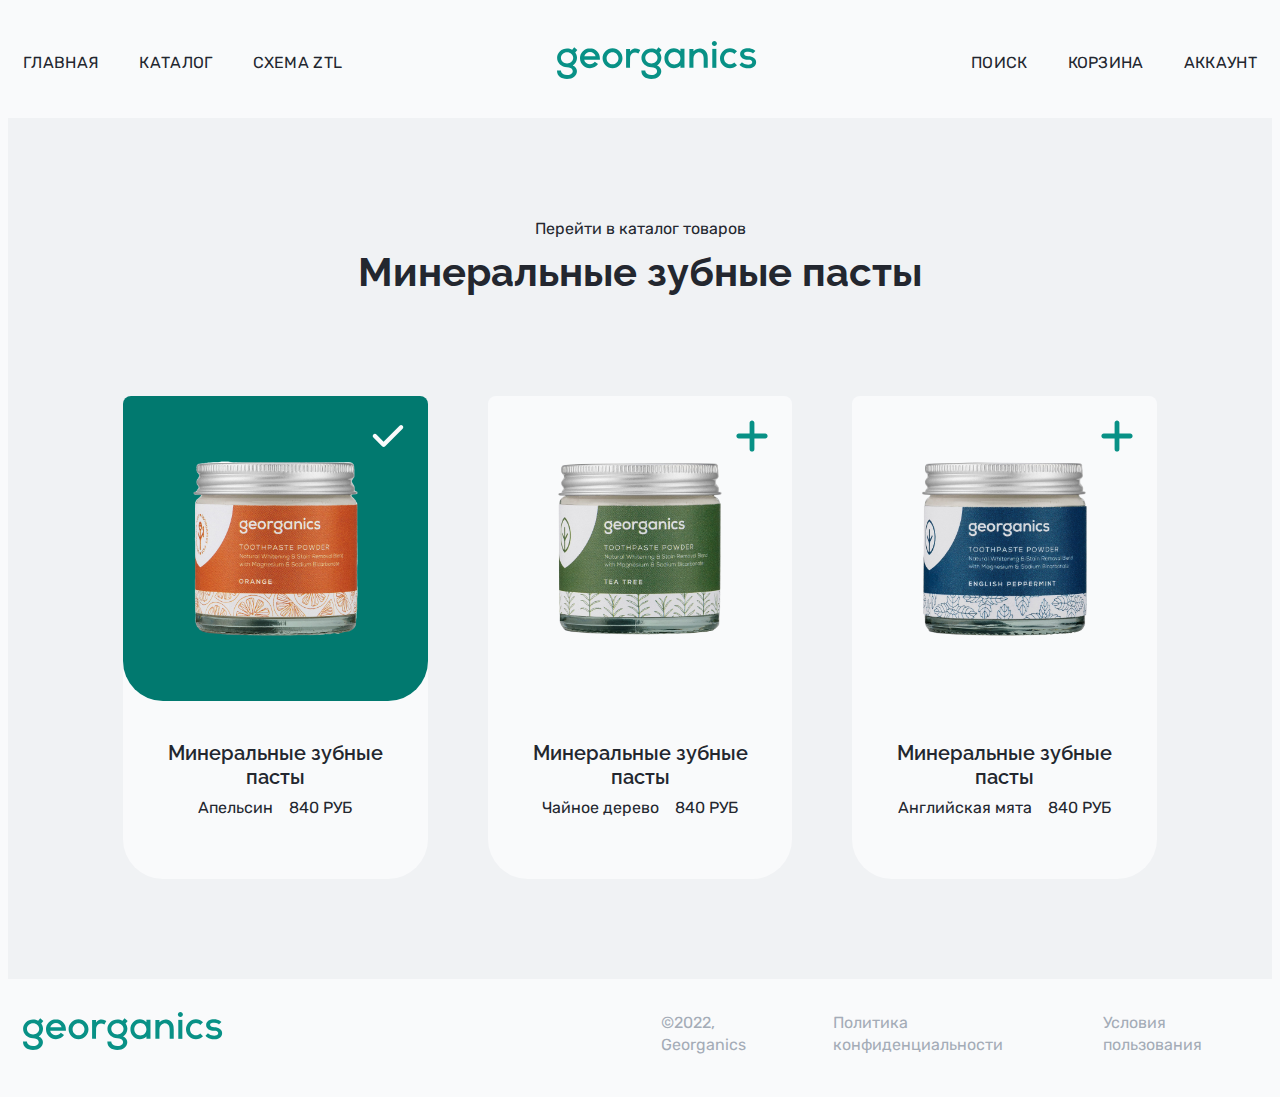
<file: html/product/catalog-list.html>
<!DOCTYPE html>
<html lang="ru">
	<head>
		<meta charset="UTF-8" />
		<meta http-equiv="X-UA-Compatible" content="IE=edge" />
		<meta name="viewport" content="width=device-width, initial-scale=1.0" />

		<link rel="preconnect" href="https://fonts.googleapis.com" />
		<link rel="preconnect" href="https://fonts.gstatic.com" crossorigin />
		<link
			href="https://fonts.googleapis.com/css2?family=Rubik:wght@400;600&display=swap"
			rel="stylesheet"
		/>
		<link rel="preconnect" href="https://fonts.googleapis.com" />
		<link rel="preconnect" href="https://fonts.gstatic.com" crossorigin />
		<link
			href="https://fonts.googleapis.com/css2?family=Raleway:wght@400;500;600;700&display=swap"
			rel="stylesheet"
		/>

		<link
			rel="stylesheet"
			href="https://cdnjs.cloudflare.com/ajax/libs/modern-normalize/1.1.0/modern-normalize.min.css"
			integrity="sha512-wpPYUAdjBVSE4KJnH1VR1HeZfpl1ub8YT/NKx4PuQ5NmX2tKuGu6U/JRp5y+Y8XG2tV+wKQpNHVUX03MfMFn9Q=="
			crossorigin="anonymous"
			referrerpolicy="no-referrer"
		/>
		<link rel="stylesheet" href="../../css/product/catalog-list.css" />

		<title>Georganics – Минеральные зубные пасты</title>
	</head>
	<body>
		<nav class="container">
			<ul class="nav">
				<li class="nav-item">
					<a class="nav-link" href="../../index.html">Главная</a>
				</li>
				<li class="nav-item">
					<a class="nav-link" href="../catalog.html">Каталог</a>
				</li>
				<li class="nav-item">
					<a class="nav-link" href="../ztl.html">Схема ZTL</a>
				</li>
			</ul>
			<a href="../../index.html">
				<svg class="logo">
					<use href="../../icons/icons.svg#icon-logo"></use>
				</svg>
			</a>
			<ul class="nav">
				<li class="nav-item">
					<a class="nav-link" href="">Поиск</a>
				</li>
				<li class="nav-item">
					<a class="nav-link" href="">Корзина</a>
				</li>
				<li class="nav-item">
					<a class="nav-link" href="../login.html">Аккаунт</a>
				</li>
			</ul>
		</nav>

		<section class="section-category">
			<div class="container">
				<div class="section-title">
					<a class="text" href="../catalog.html">Перейти в каталог товаров</a>
					<h2 class="title">Минеральные зубные пасты</h2>
				</div>

				<div class="category">
					<div class="slider">
						<button class="button-slider">
							<svg class="icon">
								<use href="../../icons/icons.svg#icon-arrow-left"></use>
							</svg>
						</button>
						<button class="button-slider">
							<svg class="icon">
								<use href="../../icons/icons.svg#icon-arrow-right"></use>
							</svg>
						</button>
					</div>

					<ul class="category-list">
						<li class="card-item check">
							<a href="./orange.html">
								<div class="card-thumb">
									<button>
										<svg class="icon icon-select">
											<use href="../../icons/icons.svg#icon-select"></use>
										</svg>
									</button>
									<button>
										<svg class="icon icon-check">
											<use href="../../icons/icons.svg#icon-check"></use>
										</svg>
									</button>
									<img
										src="../../images/product-preview/orange-01.png"
										alt=""
										width="390"
									/>
								</div>
								<div class="card-info">
									<h4 class="card-title">Минеральные зубные пасты</h4>
									<div class="info-desc">
										<p class="text">Апельсин</p>
										<p class="text">840 РУБ</p>
									</div>
								</div>
							</a>
						</li>

						<li class="card-item">
							<a href="./tea.html">
								<div class="card-thumb">
									<button>
										<svg class="icon icon-select">
											<use href="../../icons/icons.svg#icon-select"></use>
										</svg>
									</button>
									<button>
										<svg class="icon icon-check">
											<use href="../../icons/icons.svg#icon-check"></use>
										</svg>
									</button>
									<img
										src="../../images/product-preview/tea-01.png"
										alt=""
										width="390"
									/>
								</div>
								<div class="card-info">
									<h4 class="card-title">Минеральные зубные пасты</h4>
									<div class="info-desc">
										<p class="text">Чайное дерево</p>
										<p class="text">840 РУБ</p>
									</div>
								</div>
							</a>
						</li>

						<li class="card-item">
							<a href="./mint.html">
								<div class="card-thumb">
									<button>
										<svg class="icon icon-select">
											<use href="../../icons/icons.svg#icon-select"></use>
										</svg>
									</button>
									<button>
										<svg class="icon icon-check">
											<use href="../../icons/icons.svg#icon-check"></use>
										</svg>
									</button>
									<img
										src="../../images/product-preview/mint-01.png"
										alt=""
										width="390"
									/>
								</div>
								<div class="card-info">
									<h4 class="card-title">Минеральные зубные пасты</h4>
									<div class="info-desc">
										<p class="text">Английская мята</p>
										<p class="text">840 РУБ</p>
									</div>
								</div>
							</a>
						</li>
					</ul>
				</div>
			</div>
		</section>

		<footer class="footer">
			<div class="container">
				<div class="left">
					<a href="../../index.html">
						<svg class="logo">
							<use href="../../icons/icons.svg#icon-logo"></use>
						</svg>
					</a>
				</div>
				<ul class="inn-list">
					<li>
						<a class="text text-tiny" href="../index.html">
							&copy;2022, Georganics
						</a>
					</li>
					<li>
						<a class="text text-tiny" href="">Политика конфиденциальности</a>
					</li>
					<li>
						<a class="text text-tiny" href="">Условия пользования</a>
					</li>
				</ul>
			</div>
		</footer>
	</body>
</html>
</file>
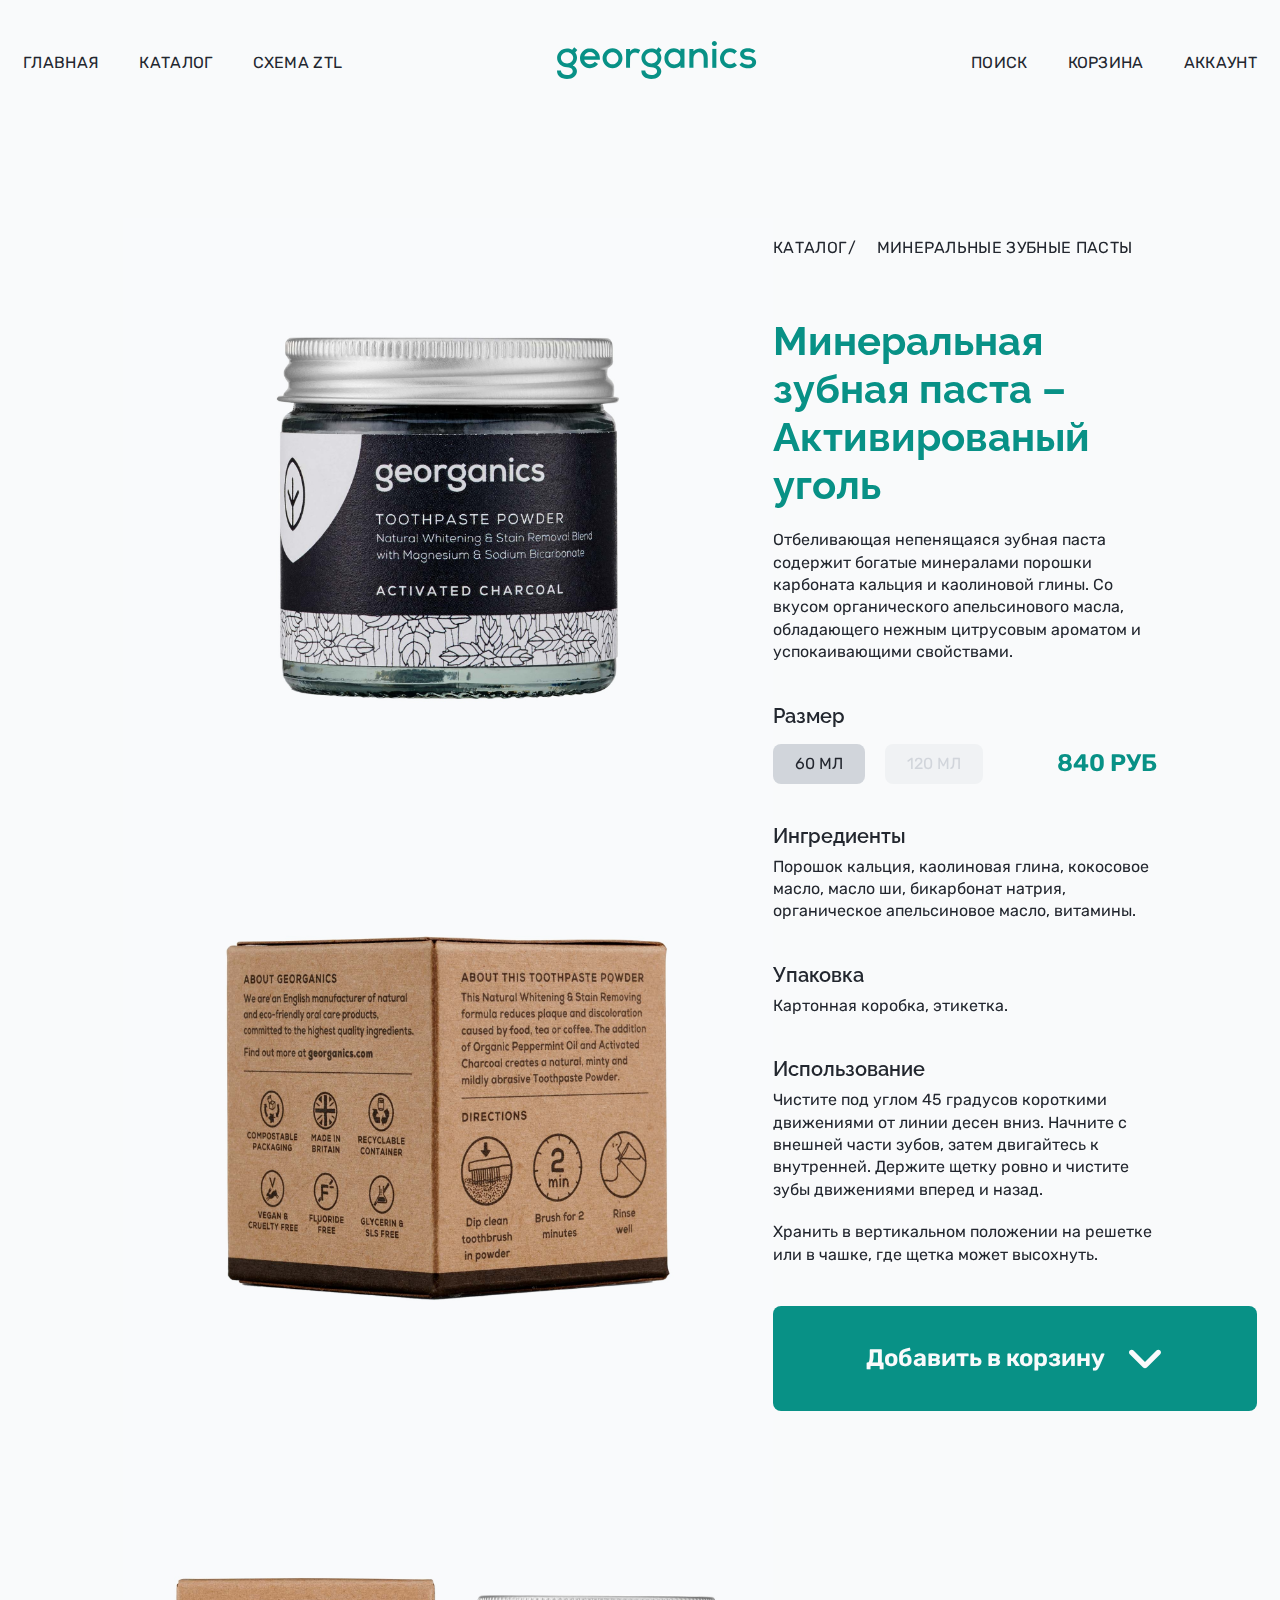
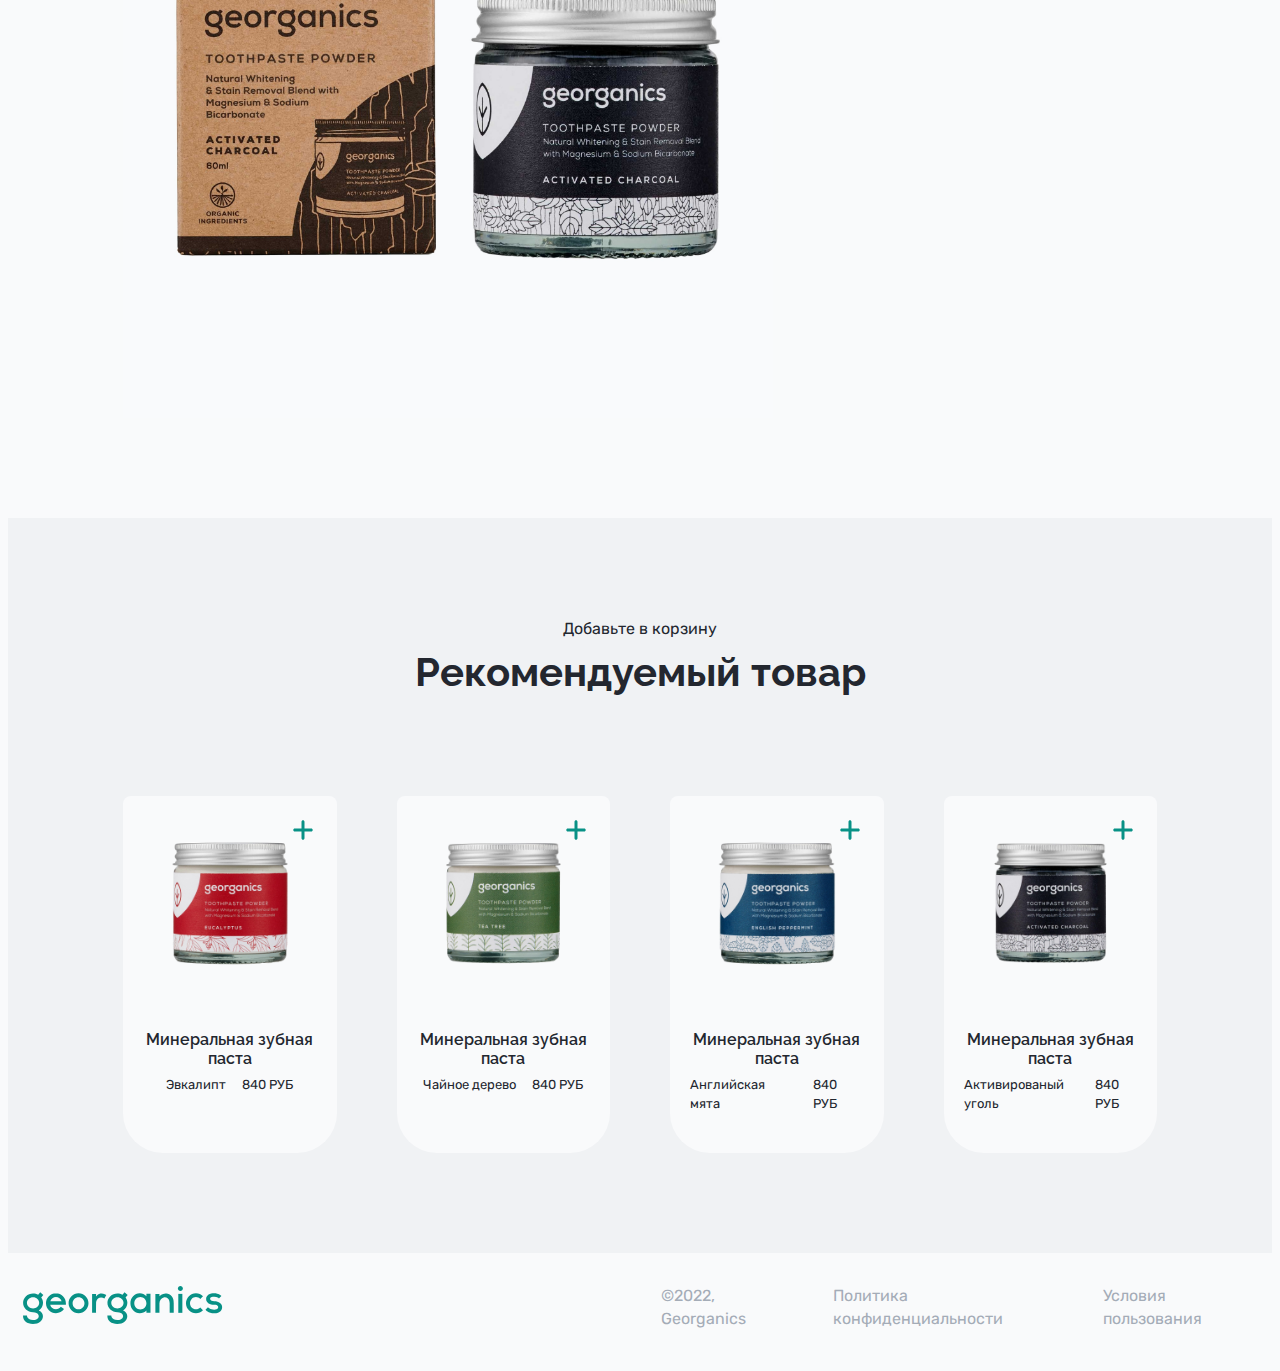
<file: html/product/coal.html>
<!DOCTYPE html>
<html lang="ru">
	<head>
		<meta charset="UTF-8" />
		<meta http-equiv="X-UA-Compatible" content="IE=edge" />
		<meta name="viewport" content="width=device-width, initial-scale=1.0" />

		<link rel="preconnect" href="https://fonts.googleapis.com" />
		<link rel="preconnect" href="https://fonts.gstatic.com" crossorigin />
		<link
			href="https://fonts.googleapis.com/css2?family=Rubik:wght@400;600&display=swap"
			rel="stylesheet"
		/>
		<link rel="preconnect" href="https://fonts.googleapis.com" />
		<link rel="preconnect" href="https://fonts.gstatic.com" crossorigin />
		<link
			href="https://fonts.googleapis.com/css2?family=Raleway:wght@400;500;600;700&display=swap"
			rel="stylesheet"
		/>

		<link
			rel="stylesheet"
			href="https://cdnjs.cloudflare.com/ajax/libs/modern-normalize/1.1.0/modern-normalize.min.css"
			integrity="sha512-wpPYUAdjBVSE4KJnH1VR1HeZfpl1ub8YT/NKx4PuQ5NmX2tKuGu6U/JRp5y+Y8XG2tV+wKQpNHVUX03MfMFn9Q=="
			crossorigin="anonymous"
			referrerpolicy="no-referrer"
		/>
		<link rel="stylesheet" href="../../css/product/product.css" />

		<title>Georganics – Минеральные зубные пасты/Активированый уголь</title>
	</head>
	<body>
		<nav class="container">
			<ul class="nav">
				<li class="nav-item">
					<a class="nav-link" href="../../index.html">Главная</a>
				</li>
				<li class="nav-item">
					<a class="nav-link" href="../catalog.html">Каталог</a>
				</li>
				<li class="nav-item">
					<a class="nav-link" href="../ztl.html">Схема ZTL</a>
				</li>
			</ul>
			<a href="../../index.html">
				<svg class="logo">
					<use href="../../icons/icons.svg#icon-logo"></use>
				</svg>
			</a>
			<ul class="nav">
				<li class="nav-item">
					<a class="nav-link" href="">Поиск</a>
				</li>
				<li class="nav-item">
					<a class="nav-link" href="">Корзина</a>
				</li>
				<li class="nav-item">
					<a class="nav-link" href="../login.html">Аккаунт</a>
				</li>
			</ul>
		</nav>

		<section class="section-product">
			<div class="product container">
				<ul class="galery">
					<li>
						<img src="../../images/mineral-toothpaste/coal-01.jpg" alt="" />
					</li>
					<li>
						<img src="../../images/mineral-toothpaste/coal-02.jpg" alt="" />
					</li>
					<li>
						<img src="../../images/mineral-toothpaste/coal-03.jpg" alt="" />
					</li>
				</ul>

				<div class="main">
					<ul class="product-nav">
						<li>
							<a class="nav-link" href="../catalog.html">Каталог</a>
						</li>
						<li>
							<a class="nav-link" href="./catalog-list.html">
								Минеральные зубные пасты
							</a>
						</li>
					</ul>
					<div class="product-name">
						<h1 class="title">
							Минеральная зубная паста – Активированый уголь
						</h1>
						<p class="text">
							Отбеливающая непенящаяся зубная паста содержит богатые минералами
							порошки карбоната кальция и каолиновой глины. Со вкусом
							органического апельсинового масла, обладающего нежным цитрусовым
							ароматом и успокаивающими свойствами.
						</p>
					</div>
					<div class="product-property">
						<h2 class="pretitle">Размер</h2>
						<div class="product-atribute">
							<ul class="size">
								<li>
									<button class="button-tiny button-tiny--check">60 МЛ</button>
								</li>
								<li>
									<button class="button-tiny button-tiny--select">
										120 МЛ
									</button>
								</li>
							</ul>
							<p class="text-price">840 РУБ</p>
						</div>
					</div>
					<ul class="product-about">
						<li class="item">
							<h2 class="pretitle">Ингредиенты</h2>
							<p class="text">
								Порошок кальция, каолиновая глина, кокосовое масло, масло ши,
								бикарбонат натрия, органическое апельсиновое масло, витамины.
							</p>
						</li>
						<li class="item">
							<h2 class="pretitle">Упаковка</h2>
							<p class="text">Картонная коробка, этикетка.</p>
						</li>
						<li class="item">
							<h2 class="pretitle">Использование</h2>
							<p class="text">
								Чистите под углом 45 градусов короткими движениями от линии
								десен вниз. Начните с внешней части зубов, затем двигайтесь к
								внутренней. Держите щетку ровно и чистите зубы движениями вперед
								и назад.
							</p>
							<p class="text">
								Хранить в вертикальном положении на решетке или в чашке, где
								щетка может высохнуть.
							</p>
						</li>
					</ul>
					<a class="button button--dark" href="">
						Добавить в корзину
						<svg class="icon">
							<use href="../../icons/icons.svg#icon-arrow-bottom"></use>
						</svg>
					</a>
				</div>
			</div>
		</section>

		<section class="section-category">
			<div class="container">
				<div class="section-title">
					<p class="text">Добавьте в корзину</p>
					<h2 class="title">Рекомендуемый товар</h2>
				</div>

				<div class="category">
					<div class="slider">
						<button class="button-slider">
							<svg class="icon">
								<use href="../../icons/icons.svg#icon-arrow-left"></use>
							</svg>
						</button>
						<button class="button-slider">
							<svg class="icon">
								<use href="../../icons/icons.svg#icon-arrow-right"></use>
							</svg>
						</button>
					</div>

					<ul class="category-list">
						<li class="card-item tiny">
							<a href="./eucalypt.html">
								<div class="card-thumb">
									<button>
										<svg class="icon icon-select">
											<use href="../../icons/icons.svg#icon-select"></use>
										</svg>
									</button>
									<button>
										<svg class="icon icon-check">
											<use href="../../icons/icons.svg#icon-check"></use>
										</svg>
									</button>
									<img
										src="../../images/product-preview/eucalyptus-01.png"
										alt=""
										width="390"
									/>
								</div>
								<div class="card-info">
									<h4 class="card-title">Минеральная зубная паста</h4>
									<div class="info-desc">
										<p class="text">Эвкалипт</p>
										<p class="text">840 РУБ</p>
									</div>
								</div>
							</a>
						</li>

						<li class="card-item tiny">
							<a href="./tea.html">
								<div class="card-thumb">
									<button>
										<svg class="icon icon-select">
											<use href="../../icons/icons.svg#icon-select"></use>
										</svg>
									</button>
									<button>
										<svg class="icon icon-check">
											<use href="../../icons/icons.svg#icon-check"></use>
										</svg>
									</button>
									<img
										src="../../images/product-preview/tea-01.png"
										alt=""
										width="390"
									/>
								</div>
								<div class="card-info">
									<h4 class="card-title">Минеральная зубная паста</h4>
									<div class="info-desc">
										<p class="text">Чайное дерево</p>
										<p class="text">840 РУБ</p>
									</div>
								</div>
							</a>
						</li>

						<li class="card-item tiny">
							<a href="./mint.html">
								<div class="card-thumb">
									<button>
										<svg class="icon icon-select">
											<use href="../../icons/icons.svg#icon-select"></use>
										</svg>
									</button>
									<button>
										<svg class="icon icon-check">
											<use href="../../icons/icons.svg#icon-check"></use>
										</svg>
									</button>
									<img
										src="../../images/product-preview/mint-01.png"
										alt=""
										width="390"
									/>
								</div>
								<div class="card-info">
									<h4 class="card-title">Минеральная зубная паста</h4>
									<div class="info-desc">
										<p class="text">Английская мята</p>
										<p class="text">840 РУБ</p>
									</div>
								</div>
							</a>
						</li>

						<li class="card-item tiny">
							<a href="./coal.html">
								<div class="card-thumb">
									<button>
										<svg class="icon icon-select">
											<use href="../../icons/icons.svg#icon-select"></use>
										</svg>
									</button>
									<button>
										<svg class="icon icon-check">
											<use href="../../icons/icons.svg#icon-check"></use>
										</svg>
									</button>
									<img
										src="../../images/product-preview/coal-01.png"
										alt=""
										width="390"
									/>
								</div>
								<div class="card-info">
									<h4 class="card-title">Минеральная зубная паста</h4>
									<div class="info-desc">
										<p class="text">Активированый уголь</p>
										<p class="text">840 РУБ</p>
									</div>
								</div>
							</a>
						</li>
					</ul>
				</div>
			</div>
		</section>

		<footer class="footer">
			<div class="container">
				<div class="left">
					<a href="../../index.html">
						<svg class="logo">
							<use href="../../icons/icons.svg#icon-logo"></use>
						</svg>
					</a>
				</div>
				<ul class="inn-list">
					<li>
						<a class="text text-tiny" href="../../index.html">
							&copy;2022, Georganics
						</a>
					</li>
					<li>
						<a class="text text-tiny" href="">Политика конфиденциальности</a>
					</li>
					<li>
						<a class="text text-tiny" href="">Условия пользования</a>
					</li>
				</ul>
			</div>
		</footer>
	</body>
</html>
</file>
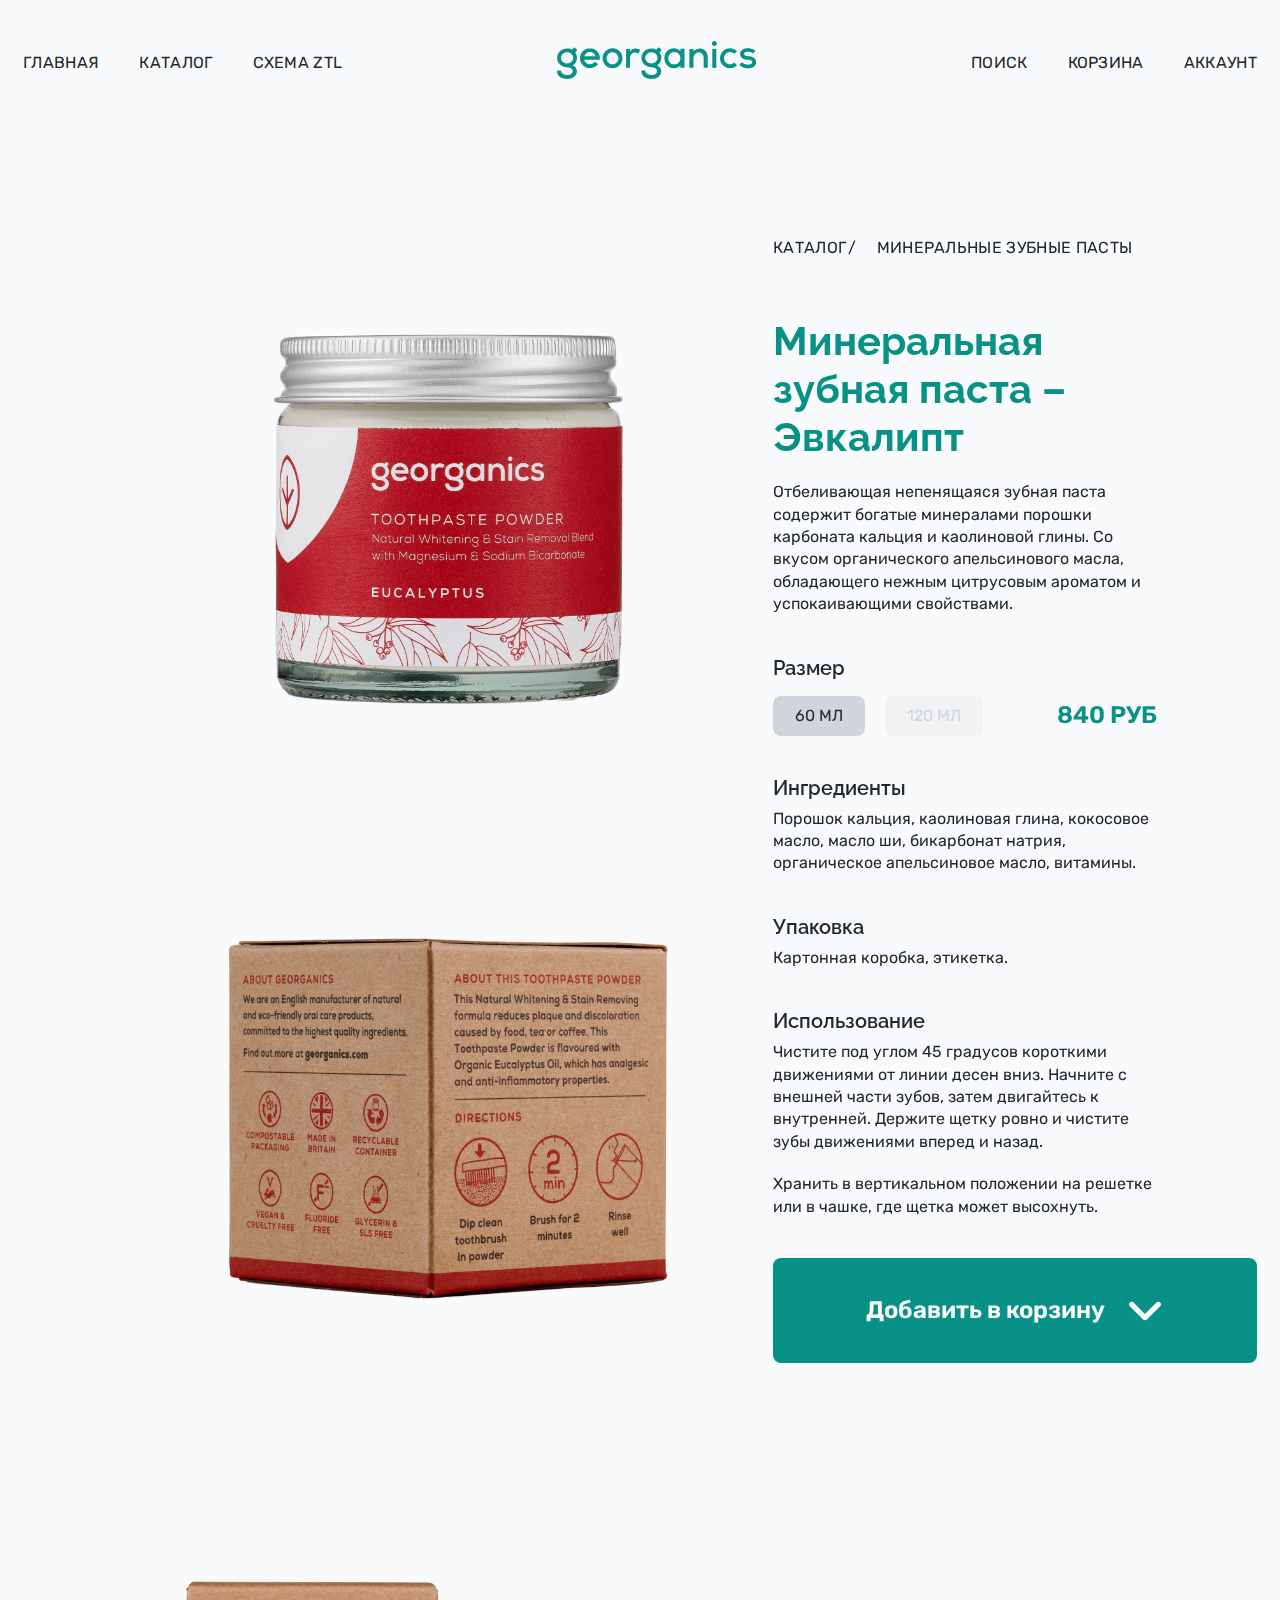
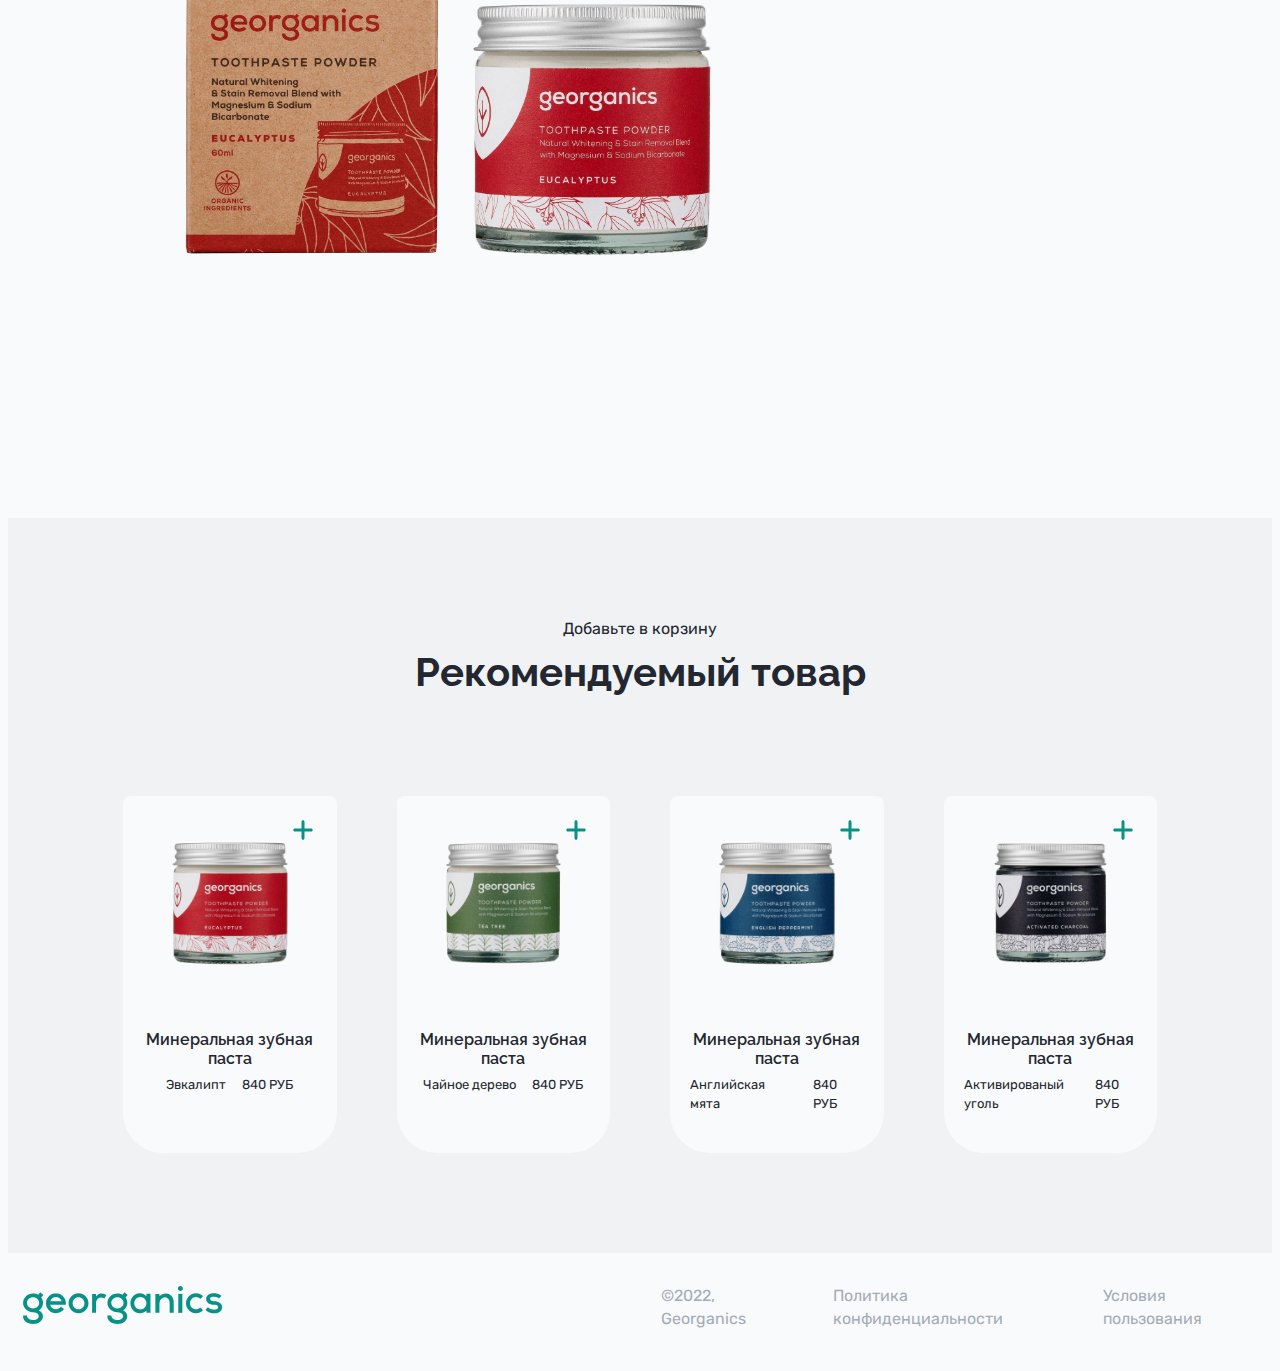
<file: html/product/eucalypt.html>
<!DOCTYPE html>
<html lang="ru">
	<head>
		<meta charset="UTF-8" />
		<meta http-equiv="X-UA-Compatible" content="IE=edge" />
		<meta name="viewport" content="width=device-width, initial-scale=1.0" />

		<link rel="preconnect" href="https://fonts.googleapis.com" />
		<link rel="preconnect" href="https://fonts.gstatic.com" crossorigin />
		<link
			href="https://fonts.googleapis.com/css2?family=Rubik:wght@400;600&display=swap"
			rel="stylesheet"
		/>
		<link rel="preconnect" href="https://fonts.googleapis.com" />
		<link rel="preconnect" href="https://fonts.gstatic.com" crossorigin />
		<link
			href="https://fonts.googleapis.com/css2?family=Raleway:wght@400;500;600;700&display=swap"
			rel="stylesheet"
		/>

		<link
			rel="stylesheet"
			href="https://cdnjs.cloudflare.com/ajax/libs/modern-normalize/1.1.0/modern-normalize.min.css"
			integrity="sha512-wpPYUAdjBVSE4KJnH1VR1HeZfpl1ub8YT/NKx4PuQ5NmX2tKuGu6U/JRp5y+Y8XG2tV+wKQpNHVUX03MfMFn9Q=="
			crossorigin="anonymous"
			referrerpolicy="no-referrer"
		/>
		<link rel="stylesheet" href="../../css/product/product.css" />

		<title>Georganics – Минеральные зубные пасты/Эвкалипт</title>
	</head>
	<body>
		<nav class="container">
			<ul class="nav">
				<li class="nav-item">
					<a class="nav-link" href="../../index.html">Главная</a>
				</li>
				<li class="nav-item">
					<a class="nav-link" href="../catalog.html">Каталог</a>
				</li>
				<li class="nav-item">
					<a class="nav-link" href="../ztl.html">Схема ZTL</a>
				</li>
			</ul>
			<a href="../../index.html">
				<svg class="logo">
					<use href="../../icons/icons.svg#icon-logo"></use>
				</svg>
			</a>
			<ul class="nav">
				<li class="nav-item">
					<a class="nav-link" href="">Поиск</a>
				</li>
				<li class="nav-item">
					<a class="nav-link" href="">Корзина</a>
				</li>
				<li class="nav-item">
					<a class="nav-link" href="../login.html">Аккаунт</a>
				</li>
			</ul>
		</nav>

		<section class="section-product">
			<div class="product container">
				<ul class="galery">
					<li>
						<img
							src="../../images/mineral-toothpaste/eucalyptus-01.jpg"
							alt=""
						/>
					</li>
					<li>
						<img
							src="../../images/mineral-toothpaste/eucalyptus-02.jpg"
							alt=""
						/>
					</li>
					<li>
						<img
							src="../../images/mineral-toothpaste/eucalyptus-03.jpg"
							alt=""
						/>
					</li>
				</ul>

				<div class="main">
					<ul class="product-nav">
						<li>
							<a class="nav-link" href="../catalog.html">Каталог</a>
						</li>
						<li>
							<a class="nav-link" href="./catalog-list.html">
								Минеральные зубные пасты
							</a>
						</li>
					</ul>
					<div class="product-name">
						<h1 class="title">Минеральная зубная паста – Эвкалипт</h1>
						<p class="text">
							Отбеливающая непенящаяся зубная паста содержит богатые минералами
							порошки карбоната кальция и каолиновой глины. Со вкусом
							органического апельсинового масла, обладающего нежным цитрусовым
							ароматом и успокаивающими свойствами.
						</p>
					</div>
					<div class="product-property">
						<h2 class="pretitle">Размер</h2>
						<div class="product-atribute">
							<ul class="size">
								<li>
									<button class="button-tiny button-tiny--check">60 МЛ</button>
								</li>
								<li>
									<button class="button-tiny button-tiny--select">
										120 МЛ
									</button>
								</li>
							</ul>
							<p class="text-price">840 РУБ</p>
						</div>
					</div>
					<ul class="product-about">
						<li class="item">
							<h2 class="pretitle">Ингредиенты</h2>
							<p class="text">
								Порошок кальция, каолиновая глина, кокосовое масло, масло ши,
								бикарбонат натрия, органическое апельсиновое масло, витамины.
							</p>
						</li>
						<li class="item">
							<h2 class="pretitle">Упаковка</h2>
							<p class="text">Картонная коробка, этикетка.</p>
						</li>
						<li class="item">
							<h2 class="pretitle">Использование</h2>
							<p class="text">
								Чистите под углом 45 градусов короткими движениями от линии
								десен вниз. Начните с внешней части зубов, затем двигайтесь к
								внутренней. Держите щетку ровно и чистите зубы движениями вперед
								и назад.
							</p>
							<p class="text">
								Хранить в вертикальном положении на решетке или в чашке, где
								щетка может высохнуть.
							</p>
						</li>
					</ul>
					<a class="button button--dark" href="">
						Добавить в корзину
						<svg class="icon">
							<use href="../../icons/icons.svg#icon-arrow-bottom"></use>
						</svg>
					</a>
				</div>
			</div>
		</section>

		<section class="section-category">
			<div class="container">
				<div class="section-title">
					<p class="text">Добавьте в корзину</p>
					<h2 class="title">Рекомендуемый товар</h2>
				</div>

				<div class="category">
					<div class="slider">
						<button class="button-slider">
							<svg class="icon">
								<use href="../../icons/icons.svg#icon-arrow-left"></use>
							</svg>
						</button>
						<button class="button-slider">
							<svg class="icon">
								<use href="../../icons/icons.svg#icon-arrow-right"></use>
							</svg>
						</button>
					</div>

					<ul class="category-list">
						<li class="card-item tiny">
							<a href="./eucalypt.html">
								<div class="card-thumb">
									<button>
										<svg class="icon icon-select">
											<use href="../../icons/icons.svg#icon-select"></use>
										</svg>
									</button>
									<button>
										<svg class="icon icon-check">
											<use href="../../icons/icons.svg#icon-check"></use>
										</svg>
									</button>
									<img
										src="../../images/product-preview/eucalyptus-01.png"
										alt=""
										width="390"
									/>
								</div>
								<div class="card-info">
									<h4 class="card-title">Минеральная зубная паста</h4>
									<div class="info-desc">
										<p class="text">Эвкалипт</p>
										<p class="text">840 РУБ</p>
									</div>
								</div>
							</a>
						</li>

						<li class="card-item tiny">
							<a href="./tea.html">
								<div class="card-thumb">
									<button>
										<svg class="icon icon-select">
											<use href="../../icons/icons.svg#icon-select"></use>
										</svg>
									</button>
									<button>
										<svg class="icon icon-check">
											<use href="../../icons/icons.svg#icon-check"></use>
										</svg>
									</button>
									<img
										src="../../images/product-preview/tea-01.png"
										alt=""
										width="390"
									/>
								</div>
								<div class="card-info">
									<h4 class="card-title">Минеральная зубная паста</h4>
									<div class="info-desc">
										<p class="text">Чайное дерево</p>
										<p class="text">840 РУБ</p>
									</div>
								</div>
							</a>
						</li>

						<li class="card-item tiny">
							<a href="./mint.html">
								<div class="card-thumb">
									<button>
										<svg class="icon icon-select">
											<use href="../../icons/icons.svg#icon-select"></use>
										</svg>
									</button>
									<button>
										<svg class="icon icon-check">
											<use href="../../icons/icons.svg#icon-check"></use>
										</svg>
									</button>
									<img
										src="../../images/product-preview/mint-01.png"
										alt=""
										width="390"
									/>
								</div>
								<div class="card-info">
									<h4 class="card-title">Минеральная зубная паста</h4>
									<div class="info-desc">
										<p class="text">Английская мята</p>
										<p class="text">840 РУБ</p>
									</div>
								</div>
							</a>
						</li>

						<li class="card-item tiny">
							<a href="./coal.html">
								<div class="card-thumb">
									<button>
										<svg class="icon icon-select">
											<use href="../../icons/icons.svg#icon-select"></use>
										</svg>
									</button>
									<button>
										<svg class="icon icon-check">
											<use href="../../icons/icons.svg#icon-check"></use>
										</svg>
									</button>
									<img
										src="../../images/product-preview/coal-01.png"
										alt=""
										width="390"
									/>
								</div>
								<div class="card-info">
									<h4 class="card-title">Минеральная зубная паста</h4>
									<div class="info-desc">
										<p class="text">Активированый уголь</p>
										<p class="text">840 РУБ</p>
									</div>
								</div>
							</a>
						</li>
					</ul>
				</div>
			</div>
		</section>

		<footer class="footer">
			<div class="container">
				<div class="left">
					<a href="../../index.html">
						<svg class="logo">
							<use href="../../icons/icons.svg#icon-logo"></use>
						</svg>
					</a>
				</div>
				<ul class="inn-list">
					<li>
						<a class="text text-tiny" href="../../index.html">
							&copy;2022, Georganics
						</a>
					</li>
					<li>
						<a class="text text-tiny" href="">Политика конфиденциальности</a>
					</li>
					<li>
						<a class="text text-tiny" href="">Условия пользования</a>
					</li>
				</ul>
			</div>
		</footer>
	</body>
</html>
</file>
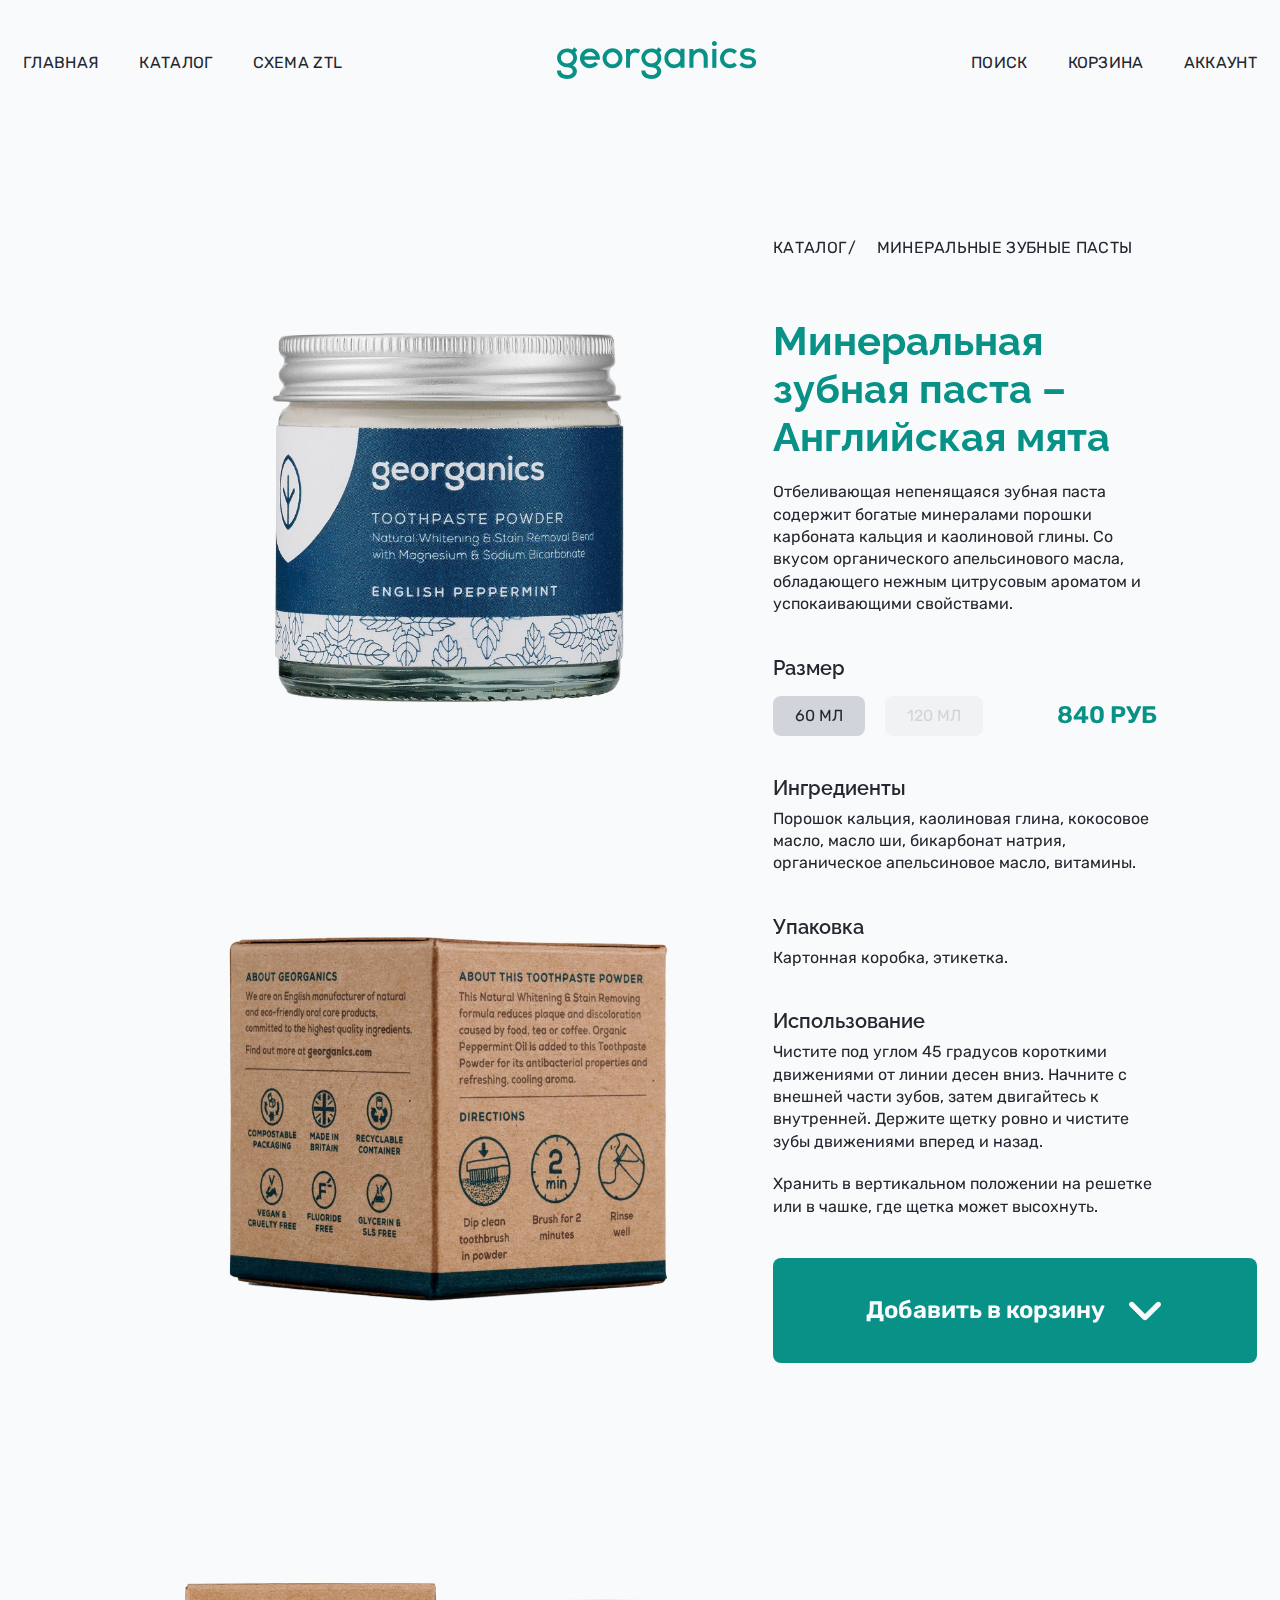
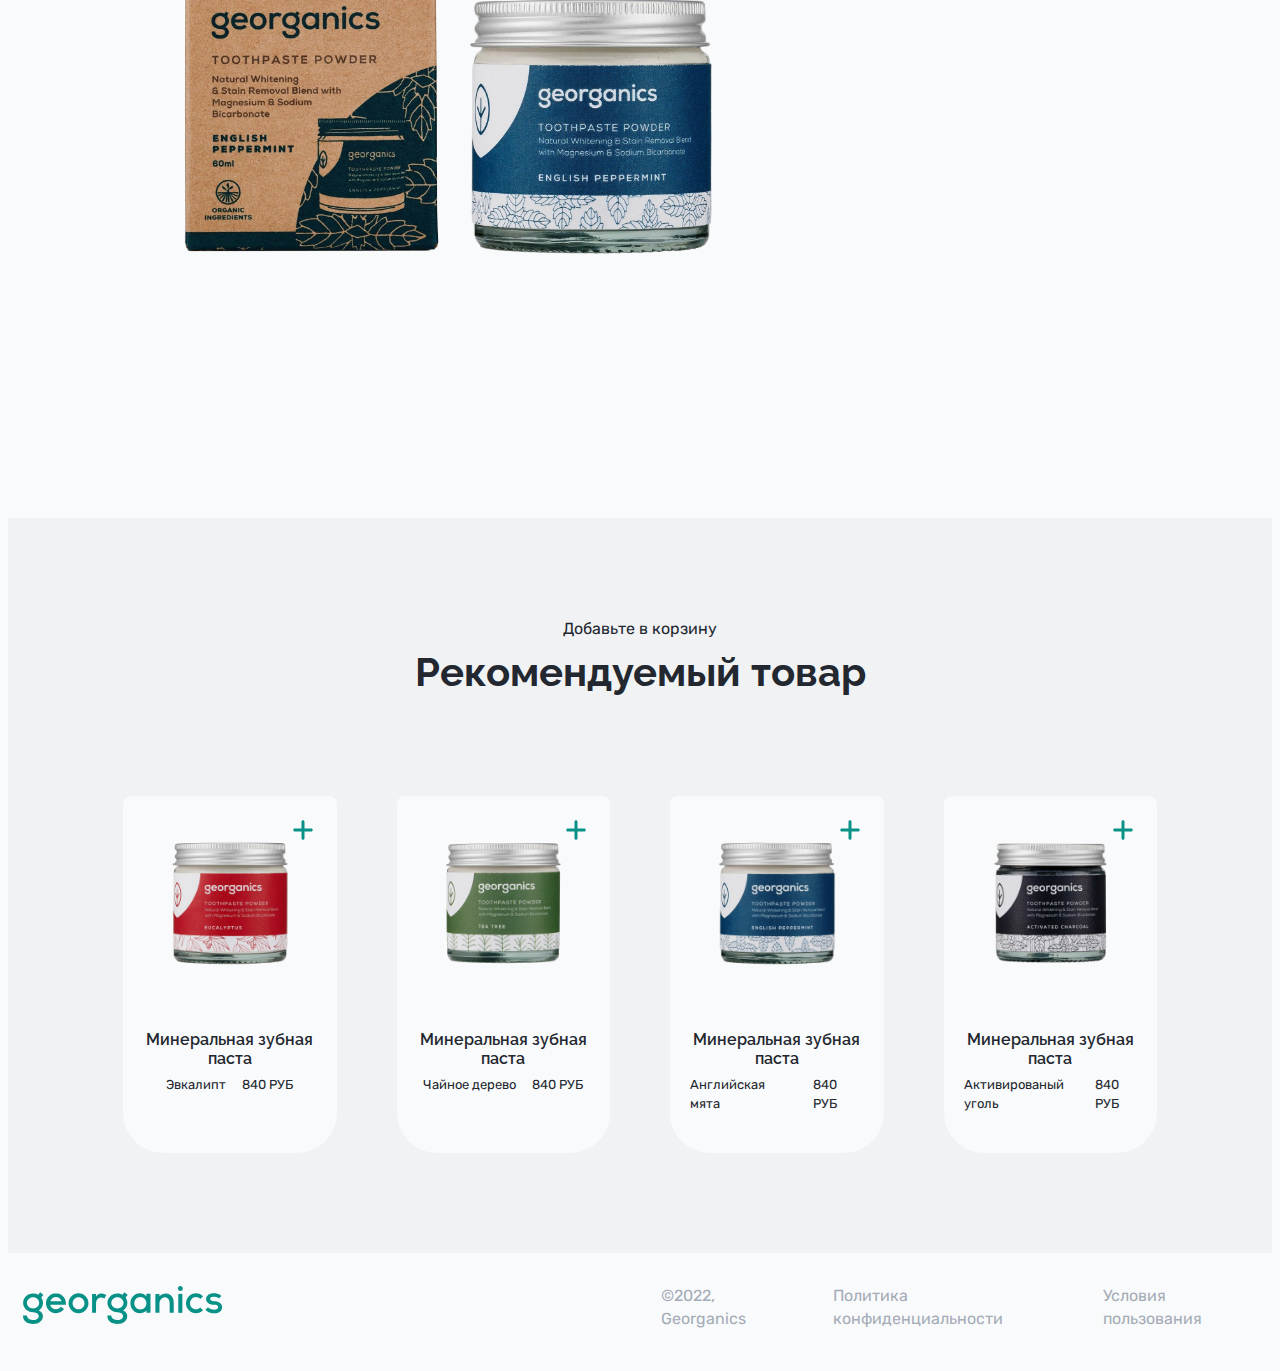
<file: html/product/mint.html>
<!DOCTYPE html>
<html lang="ru">
	<head>
		<meta charset="UTF-8" />
		<meta http-equiv="X-UA-Compatible" content="IE=edge" />
		<meta name="viewport" content="width=device-width, initial-scale=1.0" />

		<link rel="preconnect" href="https://fonts.googleapis.com" />
		<link rel="preconnect" href="https://fonts.gstatic.com" crossorigin />
		<link
			href="https://fonts.googleapis.com/css2?family=Rubik:wght@400;600&display=swap"
			rel="stylesheet"
		/>
		<link rel="preconnect" href="https://fonts.googleapis.com" />
		<link rel="preconnect" href="https://fonts.gstatic.com" crossorigin />
		<link
			href="https://fonts.googleapis.com/css2?family=Raleway:wght@400;500;600;700&display=swap"
			rel="stylesheet"
		/>

		<link
			rel="stylesheet"
			href="https://cdnjs.cloudflare.com/ajax/libs/modern-normalize/1.1.0/modern-normalize.min.css"
			integrity="sha512-wpPYUAdjBVSE4KJnH1VR1HeZfpl1ub8YT/NKx4PuQ5NmX2tKuGu6U/JRp5y+Y8XG2tV+wKQpNHVUX03MfMFn9Q=="
			crossorigin="anonymous"
			referrerpolicy="no-referrer"
		/>
		<link rel="stylesheet" href="../../css/product/product.css" />

		<title>Georganics – Минеральные зубные пасты/Английская мята</title>
	</head>
	<body>
		<nav class="container">
			<ul class="nav">
				<li class="nav-item">
					<a class="nav-link" href="../../index.html">Главная</a>
				</li>
				<li class="nav-item">
					<a class="nav-link" href="../catalog.html">Каталог</a>
				</li>
				<li class="nav-item">
					<a class="nav-link" href="../ztl.html">Схема ZTL</a>
				</li>
			</ul>
			<a href="../../index.html">
				<svg class="logo">
					<use href="../../icons/icons.svg#icon-logo"></use>
				</svg>
			</a>
			<ul class="nav">
				<li class="nav-item">
					<a class="nav-link" href="">Поиск</a>
				</li>
				<li class="nav-item">
					<a class="nav-link" href="">Корзина</a>
				</li>
				<li class="nav-item">
					<a class="nav-link" href="../login.html">Аккаунт</a>
				</li>
			</ul>
		</nav>

		<section class="section-product">
			<div class="product container">
				<ul class="galery">
					<li>
						<img
							src="../../images/mineral-toothpaste/mint-01.jpg"
							alt=""
						/>
					</li>
					<li>
						<img
							src="../../images/mineral-toothpaste/mint-02.jpg"
							alt=""
						/>
					</li>
					<li>
						<img
							src="../../images/mineral-toothpaste/mint-03.jpg"
							alt=""
						/>
					</li>
				</ul>

				<div class="main">
					<ul class="product-nav">
						<li>
							<a class="nav-link" href="../catalog.html">Каталог</a>
						</li>
						<li>
							<a class="nav-link" href="./catalog-list.html">
								Минеральные зубные пасты
							</a>
						</li>
					</ul>
					<div class="product-name">
						<h1 class="title">Минеральная зубная паста – Английская мята</h1>
						<p class="text">
							Отбеливающая непенящаяся зубная паста содержит богатые минералами
							порошки карбоната кальция и каолиновой глины. Со вкусом
							органического апельсинового масла, обладающего нежным цитрусовым
							ароматом и успокаивающими свойствами.
						</p>
					</div>
					<div class="product-property">
						<h2 class="pretitle">Размер</h2>
						<div class="product-atribute">
							<ul class="size">
								<li>
									<button class="button-tiny button-tiny--check">60 МЛ</button>
								</li>
								<li>
									<button class="button-tiny button-tiny--select">
										120 МЛ
									</button>
								</li>
							</ul>
							<p class="text-price">840 РУБ</p>
						</div>
					</div>
					<ul class="product-about">
						<li class="item">
							<h2 class="pretitle">Ингредиенты</h2>
							<p class="text">
								Порошок кальция, каолиновая глина, кокосовое масло, масло ши,
								бикарбонат натрия, органическое апельсиновое масло, витамины.
							</p>
						</li>
						<li class="item">
							<h2 class="pretitle">Упаковка</h2>
							<p class="text">Картонная коробка, этикетка.</p>
						</li>
						<li class="item">
							<h2 class="pretitle">Использование</h2>
							<p class="text">
								Чистите под углом 45 градусов короткими движениями от линии
								десен вниз. Начните с внешней части зубов, затем двигайтесь к
								внутренней. Держите щетку ровно и чистите зубы движениями вперед
								и назад.
							</p>
							<p class="text">
								Хранить в вертикальном положении на решетке или в чашке, где
								щетка может высохнуть.
							</p>
						</li>
					</ul>
					<a class="button button--dark" href="">
						Добавить в корзину
						<svg class="icon">
							<use href="../../icons/icons.svg#icon-arrow-bottom"></use>
						</svg>
					</a>
				</div>
			</div>
		</section>

		<section class="section-category">
			<div class="container">
				<div class="section-title">
					<p class="text">Добавьте в корзину</p>
					<h2 class="title">Рекомендуемый товар</h2>
				</div>

				<div class="category">
					<div class="slider">
						<button class="button-slider">
							<svg class="icon">
								<use href="../../icons/icons.svg#icon-arrow-left"></use>
							</svg>
						</button>
						<button class="button-slider">
							<svg class="icon">
								<use href="../../icons/icons.svg#icon-arrow-right"></use>
							</svg>
						</button>
					</div>

					<ul class="category-list">
						<li class="card-item tiny">
							<a href="./eucalypt.html">
								<div class="card-thumb">
									<button>
										<svg class="icon icon-select">
											<use href="../../icons/icons.svg#icon-select"></use>
										</svg>
									</button>
									<button>
										<svg class="icon icon-check">
											<use href="../../icons/icons.svg#icon-check"></use>
										</svg>
									</button>
									<img
										src="../../images/product-preview/eucalyptus-01.png"
										alt=""
										width="390"
									/>
								</div>
								<div class="card-info">
									<h4 class="card-title">Минеральная зубная паста</h4>
									<div class="info-desc">
										<p class="text">Эвкалипт</p>
										<p class="text">840 РУБ</p>
									</div>
								</div>
							</a>
						</li>

						<li class="card-item tiny">
							<a href="./tea.html">
								<div class="card-thumb">
									<button>
										<svg class="icon icon-select">
											<use href="../../icons/icons.svg#icon-select"></use>
										</svg>
									</button>
									<button>
										<svg class="icon icon-check">
											<use href="../../icons/icons.svg#icon-check"></use>
										</svg>
									</button>
									<img
										src="../../images/product-preview/tea-01.png"
										alt=""
										width="390"
									/>
								</div>
								<div class="card-info">
									<h4 class="card-title">Минеральная зубная паста</h4>
									<div class="info-desc">
										<p class="text">Чайное дерево</p>
										<p class="text">840 РУБ</p>
									</div>
								</div>
							</a>
						</li>

						<li class="card-item tiny">
							<a href="./mint.html">
								<div class="card-thumb">
									<button>
										<svg class="icon icon-select">
											<use href="../../icons/icons.svg#icon-select"></use>
										</svg>
									</button>
									<button>
										<svg class="icon icon-check">
											<use href="../../icons/icons.svg#icon-check"></use>
										</svg>
									</button>
									<img
										src="../../images/product-preview/mint-01.png"
										alt=""
										width="390"
									/>
								</div>
								<div class="card-info">
									<h4 class="card-title">Минеральная зубная паста</h4>
									<div class="info-desc">
										<p class="text">Английская мята</p>
										<p class="text">840 РУБ</p>
									</div>
								</div>
							</a>
						</li>

						<li class="card-item tiny">
							<a href="./coal.html">
								<div class="card-thumb">
									<button>
										<svg class="icon icon-select">
											<use href="../../icons/icons.svg#icon-select"></use>
										</svg>
									</button>
									<button>
										<svg class="icon icon-check">
											<use href="../../icons/icons.svg#icon-check"></use>
										</svg>
									</button>
									<img
										src="../../images/product-preview/coal-01.png"
										alt=""
										width="390"
									/>
								</div>
								<div class="card-info">
									<h4 class="card-title">Минеральная зубная паста</h4>
									<div class="info-desc">
										<p class="text">Активированый уголь</p>
										<p class="text">840 РУБ</p>
									</div>
								</div>
							</a>
						</li>
					</ul>
				</div>
			</div>
		</section>

		<footer class="footer">
			<div class="container">
				<div class="left">
					<a href="../../index.html">
						<svg class="logo">
							<use href="../../icons/icons.svg#icon-logo"></use>
						</svg>
					</a>
				</div>
				<ul class="inn-list">
					<li>
						<a class="text text-tiny" href="../../index.html">
							&copy;2022, Georganics
						</a>
					</li>
					<li>
						<a class="text text-tiny" href="">Политика конфиденциальности</a>
					</li>
					<li>
						<a class="text text-tiny" href="">Условия пользования</a>
					</li>
				</ul>
			</div>
		</footer>
	</body>
</html>
</file>
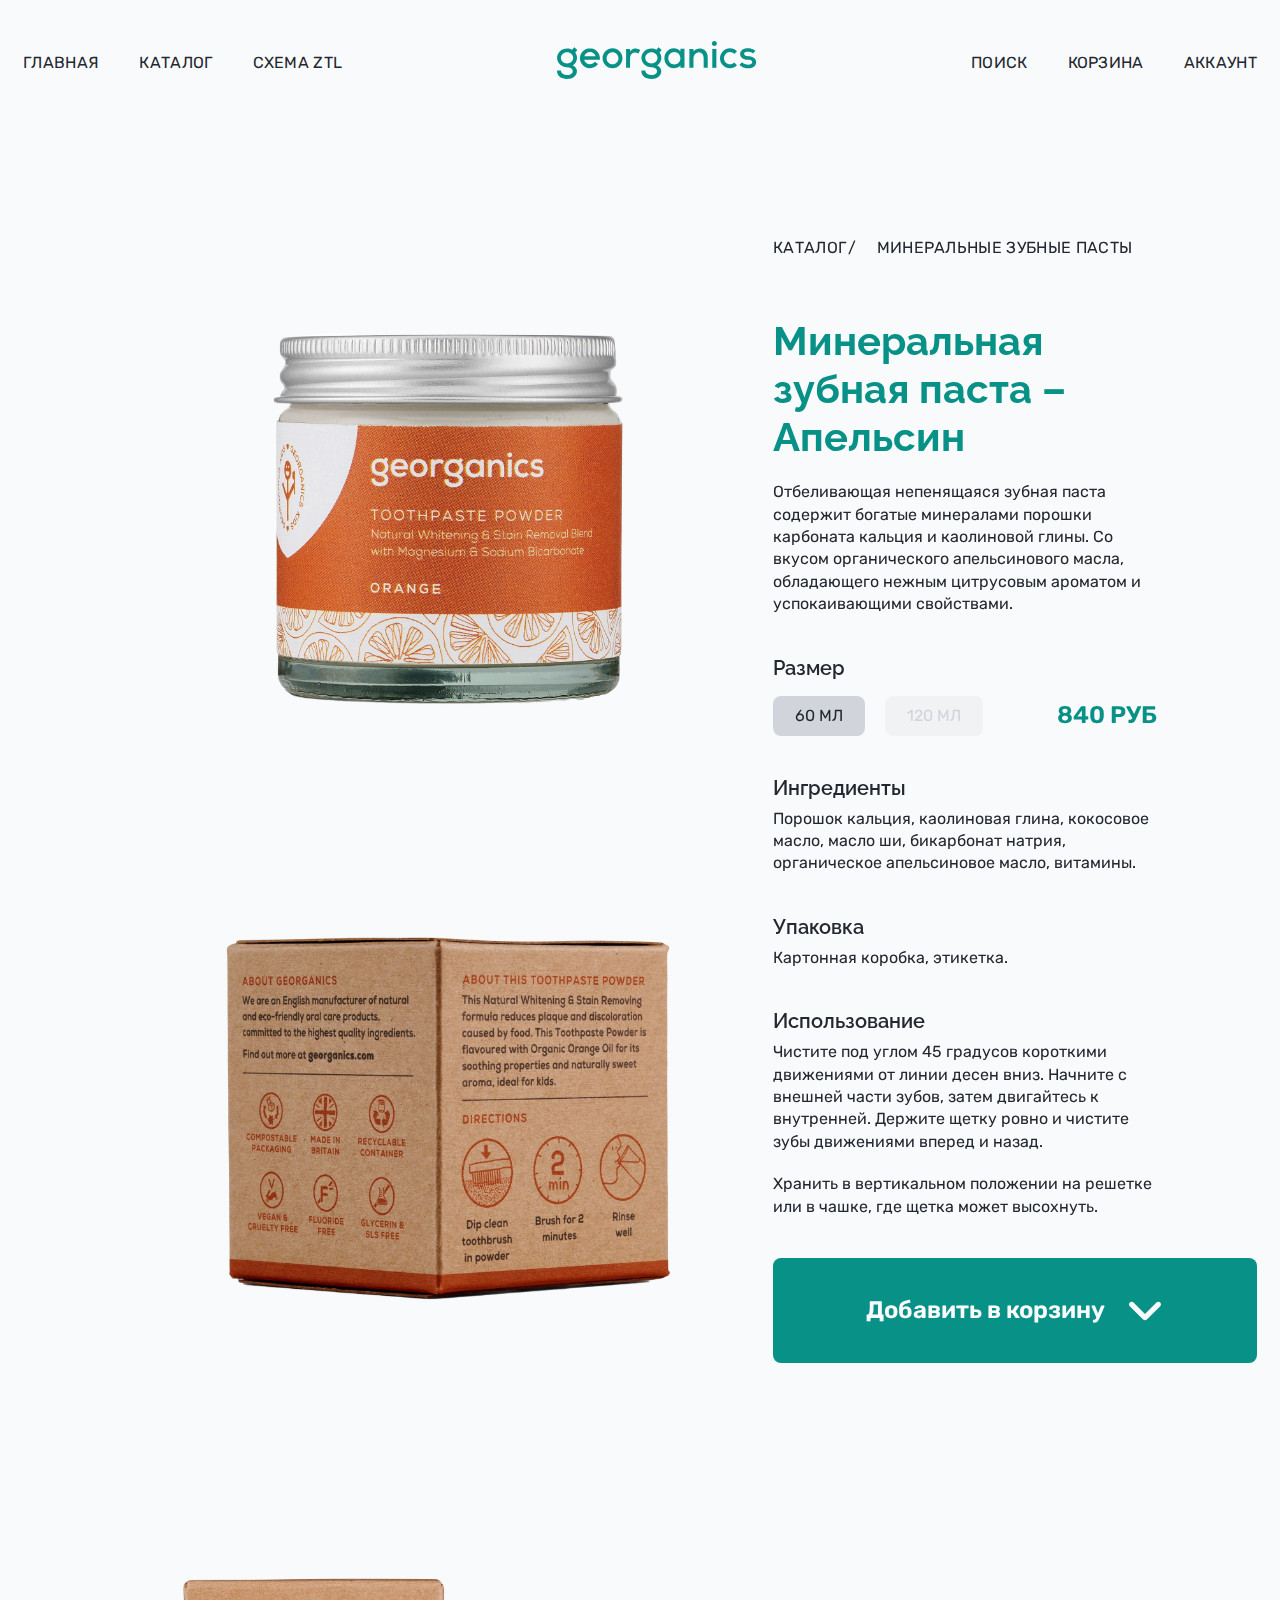
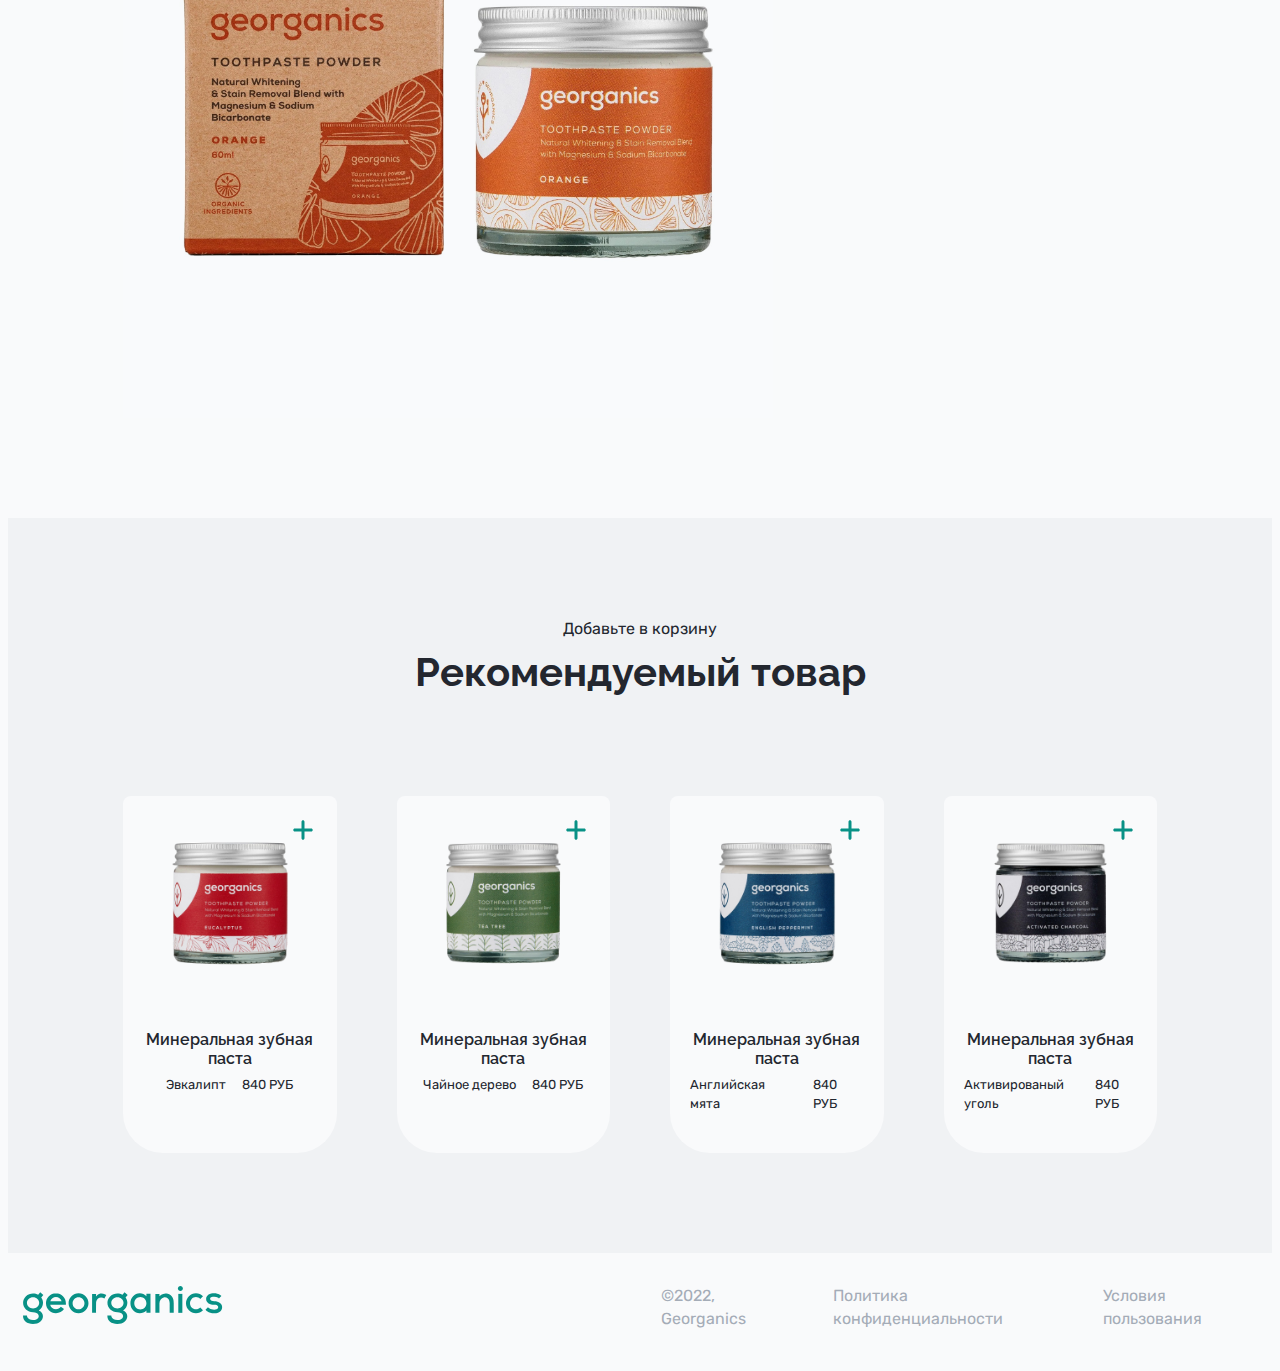
<file: html/product/orange.html>
<!DOCTYPE html>
<html lang="ru">
	<head>
		<meta charset="UTF-8" />
		<meta http-equiv="X-UA-Compatible" content="IE=edge" />
		<meta name="viewport" content="width=device-width, initial-scale=1.0" />

		<link rel="preconnect" href="https://fonts.googleapis.com" />
		<link rel="preconnect" href="https://fonts.gstatic.com" crossorigin />
		<link
			href="https://fonts.googleapis.com/css2?family=Rubik:wght@400;600&display=swap"
			rel="stylesheet"
		/>
		<link rel="preconnect" href="https://fonts.googleapis.com" />
		<link rel="preconnect" href="https://fonts.gstatic.com" crossorigin />
		<link
			href="https://fonts.googleapis.com/css2?family=Raleway:wght@400;500;600;700&display=swap"
			rel="stylesheet"
		/>

		<link
			rel="stylesheet"
			href="https://cdnjs.cloudflare.com/ajax/libs/modern-normalize/1.1.0/modern-normalize.min.css"
			integrity="sha512-wpPYUAdjBVSE4KJnH1VR1HeZfpl1ub8YT/NKx4PuQ5NmX2tKuGu6U/JRp5y+Y8XG2tV+wKQpNHVUX03MfMFn9Q=="
			crossorigin="anonymous"
			referrerpolicy="no-referrer"
		/>
		<link rel="stylesheet" href="../../css/product/product.css" />

		<title>Georganics – Минеральные зубные пасты/Апельсин</title>
	</head>
	<body>
		<nav class="container">
			<ul class="nav">
				<li class="nav-item">
					<a class="nav-link" href="../../index.html">Главная</a>
				</li>
				<li class="nav-item">
					<a class="nav-link" href="../catalog.html">Каталог</a>
				</li>
				<li class="nav-item">
					<a class="nav-link" href="../ztl.html">Схема ZTL</a>
				</li>
			</ul>
			<a href="../../index.html">
				<svg class="logo">
					<use href="../../icons/icons.svg#icon-logo"></use>
				</svg>
			</a>
			<ul class="nav">
				<li class="nav-item">
					<a class="nav-link" href="">Поиск</a>
				</li>
				<li class="nav-item">
					<a class="nav-link" href="">Корзина</a>
				</li>
				<li class="nav-item">
					<a class="nav-link" href="../login.html">Аккаунт</a>
				</li>
			</ul>
		</nav>

		<section class="section-product">
			<div class="product container">
				<ul class="galery">
					<li>
						<img src="../../images/mineral-toothpaste/orange-01.jpg" alt="" />
					</li>
					<li>
						<img src="../../images/mineral-toothpaste/orange-02.jpg" alt="" />
					</li>
					<li>
						<img src="../../images/mineral-toothpaste/orange-03.jpg" alt="" />
					</li>
				</ul>

				<div class="main">
					<ul class="product-nav">
						<li>
							<a class="nav-link" href="../catalog.html">Каталог</a>
						</li>
						<li>
							<a class="nav-link" href="./catalog-list.html">
								Минеральные зубные пасты
							</a>
						</li>
					</ul>
					<div class="product-name">
						<h1 class="title">Минеральная зубная паста – Апельсин</h1>
						<p class="text">
							Отбеливающая непенящаяся зубная паста содержит богатые минералами
							порошки карбоната кальция и каолиновой глины. Со вкусом
							органического апельсинового масла, обладающего нежным цитрусовым
							ароматом и успокаивающими свойствами.
						</p>
					</div>
					<div class="product-property">
						<h2 class="pretitle">Размер</h2>
						<div class="product-atribute">
							<ul class="size">
								<li>
									<button class="button-tiny button-tiny--check">60 МЛ</button>
								</li>
								<li>
									<button class="button-tiny button-tiny--select">
										120 МЛ
									</button>
								</li>
							</ul>
							<p class="text-price">840 РУБ</p>
						</div>
					</div>
					<ul class="product-about">
						<li class="item">
							<h2 class="pretitle">Ингредиенты</h2>
							<p class="text">
								Порошок кальция, каолиновая глина, кокосовое масло, масло ши,
								бикарбонат натрия, органическое апельсиновое масло, витамины.
							</p>
						</li>
						<li class="item">
							<h2 class="pretitle">Упаковка</h2>
							<p class="text">Картонная коробка, этикетка.</p>
						</li>
						<li class="item">
							<h2 class="pretitle">Использование</h2>
							<p class="text">
								Чистите под углом 45 градусов короткими движениями от линии
								десен вниз. Начните с внешней части зубов, затем двигайтесь к
								внутренней. Держите щетку ровно и чистите зубы движениями вперед
								и назад.
							</p>
							<p class="text">
								Хранить в вертикальном положении на решетке или в чашке, где
								щетка может высохнуть.
							</p>
						</li>
					</ul>
					<a class="button button--dark" href="">
						Добавить в корзину
						<svg class="icon">
							<use href="../../icons/icons.svg#icon-arrow-bottom"></use>
						</svg>
					</a>
				</div>
			</div>
		</section>

		<section class="section-category">
			<div class="container">
				<div class="section-title">
					<p class="text">Добавьте в корзину</p>
					<h2 class="title">Рекомендуемый товар</h2>
				</div>

				<div class="category">
					<div class="slider">
						<button class="button-slider">
							<svg class="icon">
								<use href="../../icons/icons.svg#icon-arrow-left"></use>
							</svg>
						</button>
						<button class="button-slider">
							<svg class="icon">
								<use href="../../icons/icons.svg#icon-arrow-right"></use>
							</svg>
						</button>
					</div>

					<ul class="category-list">
						<li class="card-item tiny">
							<a href="./eucalypt.html">
								<div class="card-thumb">
									<button>
										<svg class="icon icon-select">
											<use href="../../icons/icons.svg#icon-select"></use>
										</svg>
									</button>
									<button>
										<svg class="icon icon-check">
											<use href="../../icons/icons.svg#icon-check"></use>
										</svg>
									</button>
									<img
										src="../../images/product-preview/eucalyptus-01.png"
										alt=""
										width="390"
									/>
								</div>
								<div class="card-info">
									<h4 class="card-title">Минеральная зубная паста</h4>
									<div class="info-desc">
										<p class="text">Эвкалипт</p>
										<p class="text">840 РУБ</p>
									</div>
								</div>
							</a>
						</li>

						<li class="card-item tiny">
							<a href="./tea.html">
								<div class="card-thumb">
									<button>
										<svg class="icon icon-select">
											<use href="../../icons/icons.svg#icon-select"></use>
										</svg>
									</button>
									<button>
										<svg class="icon icon-check">
											<use href="../../icons/icons.svg#icon-check"></use>
										</svg>
									</button>
									<img
										src="../../images/product-preview/tea-01.png"
										alt=""
										width="390"
									/>
								</div>
								<div class="card-info">
									<h4 class="card-title">Минеральная зубная паста</h4>
									<div class="info-desc">
										<p class="text">Чайное дерево</p>
										<p class="text">840 РУБ</p>
									</div>
								</div>
							</a>
						</li>

						<li class="card-item tiny">
							<a href="./mint.html">
								<div class="card-thumb">
									<button>
										<svg class="icon icon-select">
											<use href="../../icons/icons.svg#icon-select"></use>
										</svg>
									</button>
									<button>
										<svg class="icon icon-check">
											<use href="../../icons/icons.svg#icon-check"></use>
										</svg>
									</button>
									<img
										src="../../images/product-preview/mint-01.png"
										alt=""
										width="390"
									/>
								</div>
								<div class="card-info">
									<h4 class="card-title">Минеральная зубная паста</h4>
									<div class="info-desc">
										<p class="text">Английская мята</p>
										<p class="text">840 РУБ</p>
									</div>
								</div>
							</a>
						</li>

						<li class="card-item tiny">
							<a href="./coal.html">
								<div class="card-thumb">
									<button>
										<svg class="icon icon-select">
											<use href="../../icons/icons.svg#icon-select"></use>
										</svg>
									</button>
									<button>
										<svg class="icon icon-check">
											<use href="../../icons/icons.svg#icon-check"></use>
										</svg>
									</button>
									<img
										src="../../images/product-preview/coal-01.png"
										alt=""
										width="390"
									/>
								</div>
								<div class="card-info">
									<h4 class="card-title">Минеральная зубная паста</h4>
									<div class="info-desc">
										<p class="text">Активированый уголь</p>
										<p class="text">840 РУБ</p>
									</div>
								</div>
							</a>
						</li>
					</ul>
				</div>
			</div>
		</section>

		<footer class="footer">
			<div class="container">
				<div class="left">
					<a href="../../index.html">
						<svg class="logo">
							<use href="../../icons/icons.svg#icon-logo"></use>
						</svg>
					</a>
				</div>
				<ul class="inn-list">
					<li>
						<a class="text text-tiny" href="../../index.html">
							&copy;2022, Georganics
						</a>
					</li>
					<li>
						<a class="text text-tiny" href="">Политика конфиденциальности</a>
					</li>
					<li>
						<a class="text text-tiny" href="">Условия пользования</a>
					</li>
				</ul>
			</div>
		</footer>
	</body>
</html>
</file>
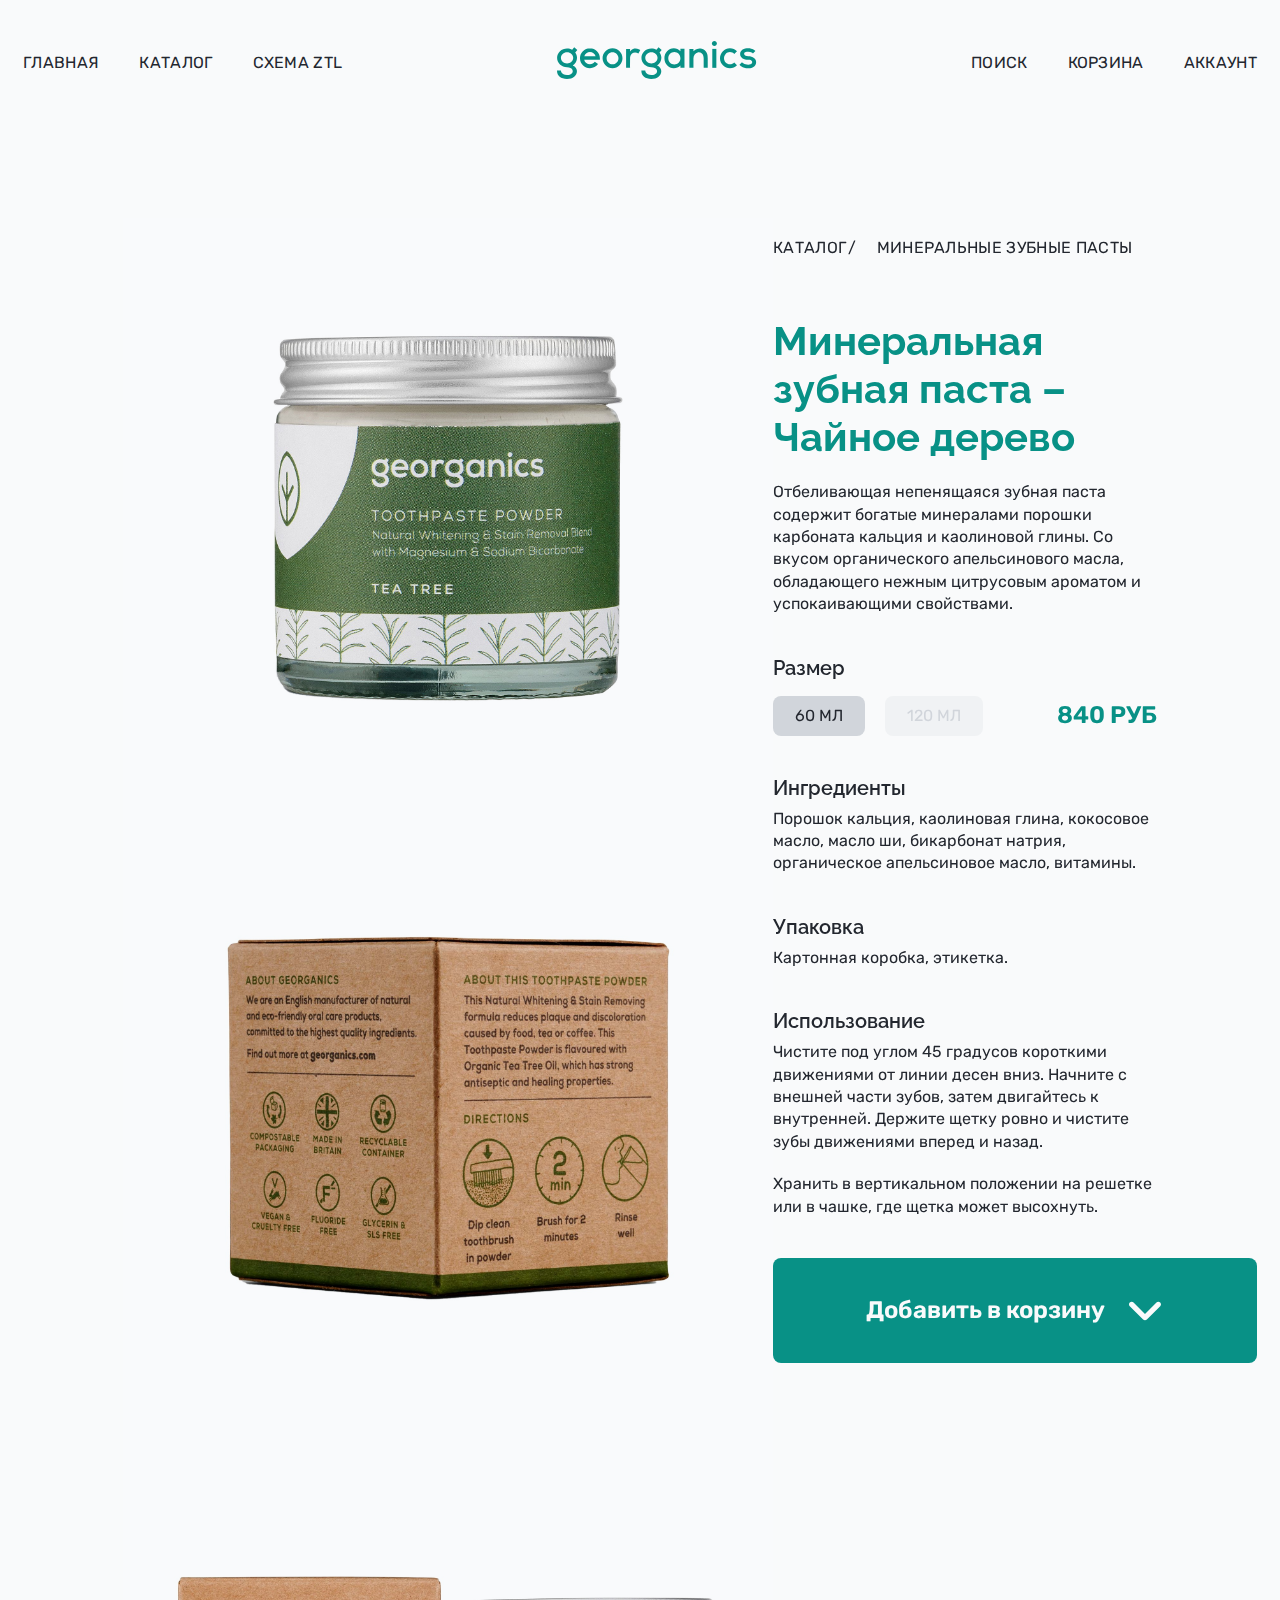
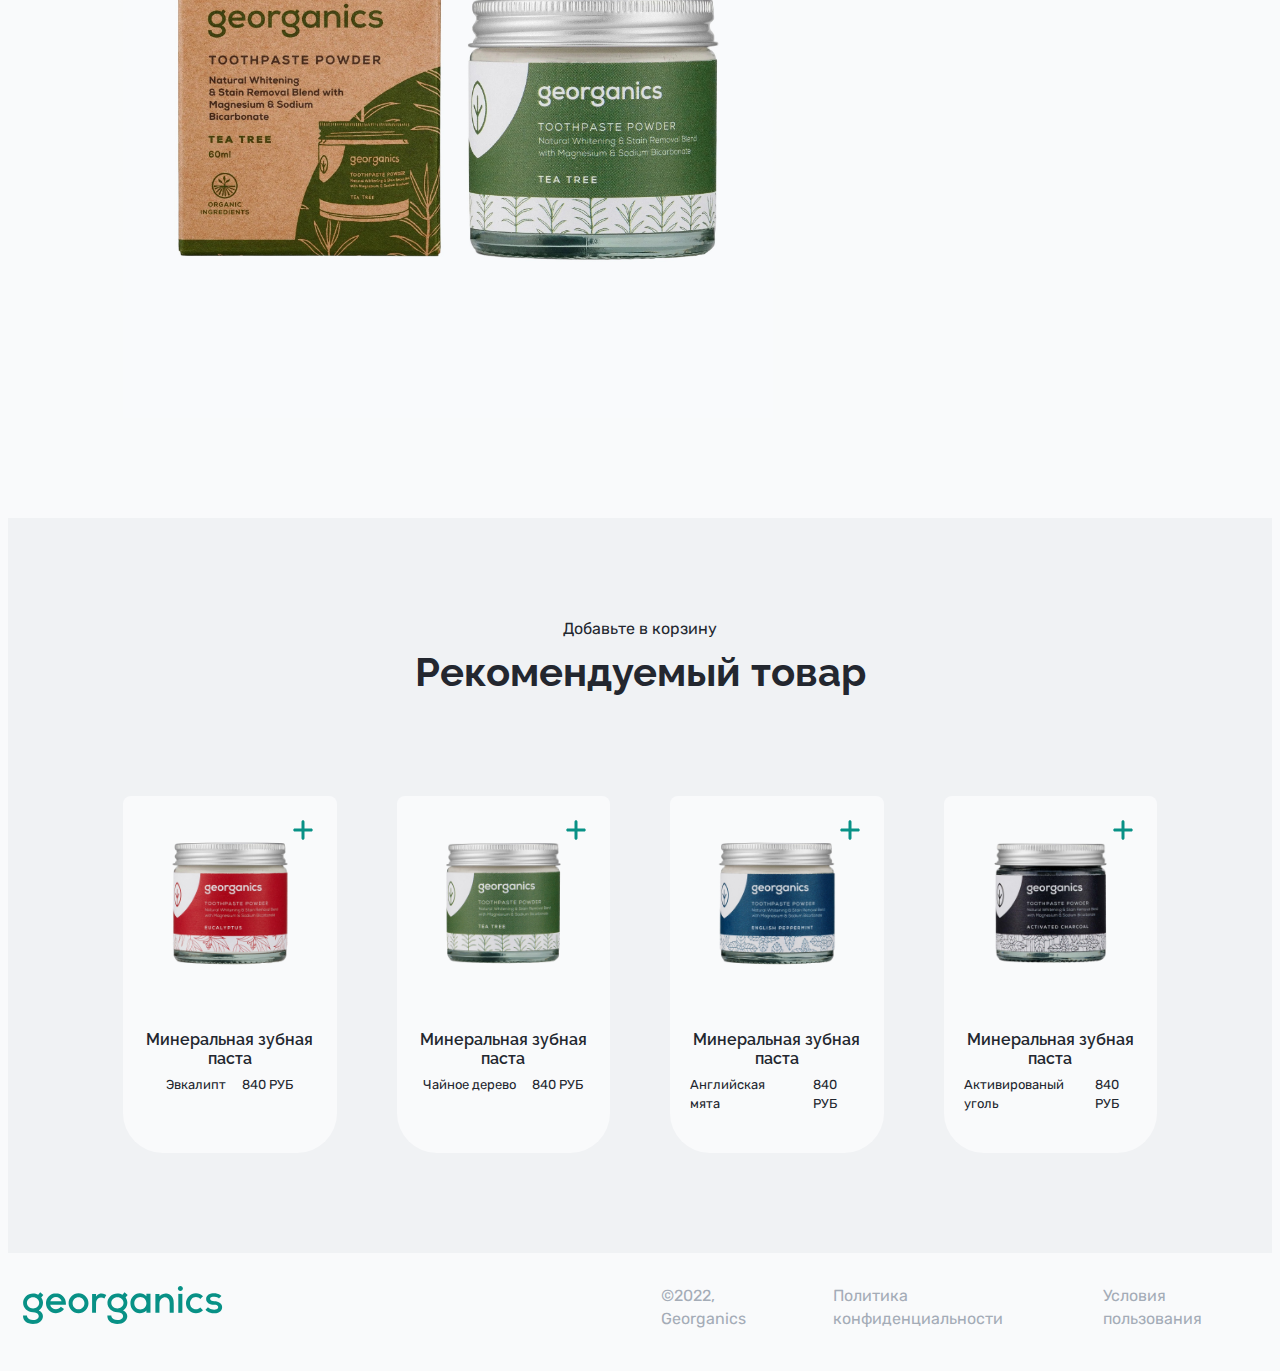
<file: html/product/tea.html>
<!DOCTYPE html>
<html lang="ru">
	<head>
		<meta charset="UTF-8" />
		<meta http-equiv="X-UA-Compatible" content="IE=edge" />
		<meta name="viewport" content="width=device-width, initial-scale=1.0" />

		<link rel="preconnect" href="https://fonts.googleapis.com" />
		<link rel="preconnect" href="https://fonts.gstatic.com" crossorigin />
		<link
			href="https://fonts.googleapis.com/css2?family=Rubik:wght@400;600&display=swap"
			rel="stylesheet"
		/>
		<link rel="preconnect" href="https://fonts.googleapis.com" />
		<link rel="preconnect" href="https://fonts.gstatic.com" crossorigin />
		<link
			href="https://fonts.googleapis.com/css2?family=Raleway:wght@400;500;600;700&display=swap"
			rel="stylesheet"
		/>

		<link
			rel="stylesheet"
			href="https://cdnjs.cloudflare.com/ajax/libs/modern-normalize/1.1.0/modern-normalize.min.css"
			integrity="sha512-wpPYUAdjBVSE4KJnH1VR1HeZfpl1ub8YT/NKx4PuQ5NmX2tKuGu6U/JRp5y+Y8XG2tV+wKQpNHVUX03MfMFn9Q=="
			crossorigin="anonymous"
			referrerpolicy="no-referrer"
		/>
		<link rel="stylesheet" href="../../css/product/product.css" />

		<title>Georganics – Минеральные зубные пасты/Чайное дерево</title>
	</head>
	<body>
		<nav class="container">
			<ul class="nav">
				<li class="nav-item">
					<a class="nav-link" href="../../index.html">Главная</a>
				</li>
				<li class="nav-item">
					<a class="nav-link" href="../catalog.html">Каталог</a>
				</li>
				<li class="nav-item">
					<a class="nav-link" href="../ztl.html">Схема ZTL</a>
				</li>
			</ul>
			<a href="../../index.html">
				<svg class="logo">
					<use href="../../icons/icons.svg#icon-logo"></use>
				</svg>
			</a>
			<ul class="nav">
				<li class="nav-item">
					<a class="nav-link" href="">Поиск</a>
				</li>
				<li class="nav-item">
					<a class="nav-link" href="">Корзина</a>
				</li>
				<li class="nav-item">
					<a class="nav-link" href="../login.html">Аккаунт</a>
				</li>
			</ul>
		</nav>

		<section class="section-product">
			<div class="product container">
				<ul class="galery">
					<li>
						<img src="../../images/mineral-toothpaste/tea-01.jpg" alt="" />
					</li>
					<li>
						<img src="../../images/mineral-toothpaste/tea-02.jpg" alt="" />
					</li>
					<li>
						<img src="../../images/mineral-toothpaste/tea-03.jpg" alt="" />
					</li>
				</ul>

				<div class="main">
					<ul class="product-nav">
						<li>
							<a class="nav-link" href="../catalog.html">Каталог</a>
						</li>
						<li>
							<a class="nav-link" href="./catalog-list.html">
								Минеральные зубные пасты
							</a>
						</li>
					</ul>
					<div class="product-name">
						<h1 class="title">Минеральная зубная паста – Чайное дерево</h1>
						<p class="text">
							Отбеливающая непенящаяся зубная паста содержит богатые минералами
							порошки карбоната кальция и каолиновой глины. Со вкусом
							органического апельсинового масла, обладающего нежным цитрусовым
							ароматом и успокаивающими свойствами.
						</p>
					</div>
					<div class="product-property">
						<h2 class="pretitle">Размер</h2>
						<div class="product-atribute">
							<ul class="size">
								<li>
									<button class="button-tiny button-tiny--check">60 МЛ</button>
								</li>
								<li>
									<button class="button-tiny button-tiny--select">
										120 МЛ
									</button>
								</li>
							</ul>
							<p class="text-price">840 РУБ</p>
						</div>
					</div>
					<ul class="product-about">
						<li class="item">
							<h2 class="pretitle">Ингредиенты</h2>
							<p class="text">
								Порошок кальция, каолиновая глина, кокосовое масло, масло ши,
								бикарбонат натрия, органическое апельсиновое масло, витамины.
							</p>
						</li>
						<li class="item">
							<h2 class="pretitle">Упаковка</h2>
							<p class="text">Картонная коробка, этикетка.</p>
						</li>
						<li class="item">
							<h2 class="pretitle">Использование</h2>
							<p class="text">
								Чистите под углом 45 градусов короткими движениями от линии
								десен вниз. Начните с внешней части зубов, затем двигайтесь к
								внутренней. Держите щетку ровно и чистите зубы движениями вперед
								и назад.
							</p>
							<p class="text">
								Хранить в вертикальном положении на решетке или в чашке, где
								щетка может высохнуть.
							</p>
						</li>
					</ul>
					<a class="button button--dark" href="">
						Добавить в корзину
						<svg class="icon">
							<use href="../../icons/icons.svg#icon-arrow-bottom"></use>
						</svg>
					</a>
				</div>
			</div>
		</section>

		<section class="section-category">
			<div class="container">
				<div class="section-title">
					<p class="text">Добавьте в корзину</p>
					<h2 class="title">Рекомендуемый товар</h2>
				</div>

				<div class="category">
					<div class="slider">
						<button class="button-slider">
							<svg class="icon">
								<use href="../../icons/icons.svg#icon-arrow-left"></use>
							</svg>
						</button>
						<button class="button-slider">
							<svg class="icon">
								<use href="../../icons/icons.svg#icon-arrow-right"></use>
							</svg>
						</button>
					</div>

					<ul class="category-list">
						<li class="card-item tiny">
							<a href="./eucalypt.html">
								<div class="card-thumb">
									<button>
										<svg class="icon icon-select">
											<use href="../../icons/icons.svg#icon-select"></use>
										</svg>
									</button>
									<button>
										<svg class="icon icon-check">
											<use href="../../icons/icons.svg#icon-check"></use>
										</svg>
									</button>
									<img
										src="../../images/product-preview/eucalyptus-01.png"
										alt=""
										width="390"
									/>
								</div>
								<div class="card-info">
									<h4 class="card-title">Минеральная зубная паста</h4>
									<div class="info-desc">
										<p class="text">Эвкалипт</p>
										<p class="text">840 РУБ</p>
									</div>
								</div>
							</a>
						</li>

						<li class="card-item tiny">
							<a href="./tea.html">
								<div class="card-thumb">
									<button>
										<svg class="icon icon-select">
											<use href="../../icons/icons.svg#icon-select"></use>
										</svg>
									</button>
									<button>
										<svg class="icon icon-check">
											<use href="../../icons/icons.svg#icon-check"></use>
										</svg>
									</button>
									<img
										src="../../images/product-preview/tea-01.png"
										alt=""
										width="390"
									/>
								</div>
								<div class="card-info">
									<h4 class="card-title">Минеральная зубная паста</h4>
									<div class="info-desc">
										<p class="text">Чайное дерево</p>
										<p class="text">840 РУБ</p>
									</div>
								</div>
							</a>
						</li>

						<li class="card-item tiny">
							<a href="./mint.html">
								<div class="card-thumb">
									<button>
										<svg class="icon icon-select">
											<use href="../../icons/icons.svg#icon-select"></use>
										</svg>
									</button>
									<button>
										<svg class="icon icon-check">
											<use href="../../icons/icons.svg#icon-check"></use>
										</svg>
									</button>
									<img
										src="../../images/product-preview/mint-01.png"
										alt=""
										width="390"
									/>
								</div>
								<div class="card-info">
									<h4 class="card-title">Минеральная зубная паста</h4>
									<div class="info-desc">
										<p class="text">Английская мята</p>
										<p class="text">840 РУБ</p>
									</div>
								</div>
							</a>
						</li>

						<li class="card-item tiny">
							<a href="./coal.html">
								<div class="card-thumb">
									<button>
										<svg class="icon icon-select">
											<use href="../../icons/icons.svg#icon-select"></use>
										</svg>
									</button>
									<button>
										<svg class="icon icon-check">
											<use href="../../icons/icons.svg#icon-check"></use>
										</svg>
									</button>
									<img
										src="../../images/product-preview/coal-01.png"
										alt=""
										width="390"
									/>
								</div>
								<div class="card-info">
									<h4 class="card-title">Минеральная зубная паста</h4>
									<div class="info-desc">
										<p class="text">Активированый уголь</p>
										<p class="text">840 РУБ</p>
									</div>
								</div>
							</a>
						</li>
					</ul>
				</div>
			</div>
		</section>

		<footer class="footer">
			<div class="container">
				<div class="left">
					<a href="../../index.html">
						<svg class="logo">
							<use href="../../icons/icons.svg#icon-logo"></use>
						</svg>
					</a>
				</div>
				<ul class="inn-list">
					<li>
						<a class="text text-tiny" href="../../index.html">
							&copy;2022, Georganics
						</a>
					</li>
					<li>
						<a class="text text-tiny" href="">Политика конфиденциальности</a>
					</li>
					<li>
						<a class="text text-tiny" href="">Условия пользования</a>
					</li>
				</ul>
			</div>
		</footer>
	</body>
</html>
</file>
<file: css/style.css>
body {
	box-sizing: border-box;

	font-size: 16px;
	font-family: 'Raleway', sans-serif;

	color: var(--dark);
	background-color: var(--light);

	--primary: #089186;
	--primary-dark: #01796f;

	--dark: #23272f;
	--gray: #a4acb7;

	--light: #f9fafb;
	--light-medium: #f0f2f4;
	--light-dark: #d1d5db;

	--accent-blue: #a4ceff;
	--accent-orange: #ffc5a4;
}

p,
h1,
h2,
h3,
h4,
h5,
h6 {
	padding: 0px;
	margin: 0px;
}

ul,
li {
	padding: 0px;
	margin: 0px;
	list-style: none;
}

img {
	width: 100%;
	height: auto;
	display: block;
}

a {
	display: inline-block;
	color: inherit;
	text-decoration: none;

	transition-duration: 250ms;
	transition-timing-function: cubic-bezier(0.59, 0.01, 0.56, 0.94);
}

section {
	padding: 100px;
}

.container {
	max-width: 1560px;
	padding: 0px 15px;
	margin: 0px auto;
}

.wrap-welcome {
	flex-direction: column;
	display: flex;

	width: 880px;
	padding: 160px 0px;
}

/* ---------- ICON ---------- */

.logo {
	max-width: 200px;
	height: 40px;

	fill: var(--primary);

	transition-property: fill;
	transition-duration: 250ms;
	transition-timing-function: ease;
}
.logo:hover {
	fill: var(--primary-dark);
}

.icon {
	width: 32px;
	height: 32px;

	padding: 4px;
	border-radius: 8px;
}

.icon-large {
	width: 60px;
	height: 60px;

	padding: 8px;
	border-radius: 8px;

	fill: var(--primary);

	transition-property: fill;
	transition-duration: 250ms;
	transition-timing-function: cubic-bezier(0.59, 0.01, 0.56, 0.94);
}
.icon-large:hover {
	fill: var(--primary-dark);
}

/* ---------- BUTTON ---------- */

button {
	display: inline-block;

	padding: 0px;
	margin: 0px;
	border: 0px;

	fill: var(--dark);
	background-color: transparent;

	transition-duration: 200ms;
	transition-timing-function: cubic-bezier(0.59, 0.01, 0.56, 0.94);

	cursor: pointer;
}

.button {
	display: flex;
	justify-content: center;
	align-items: center;
	gap: 20px;

	width: fit-content;
	height: 65px;
	padding: 18px 48px;

	border: 2px solid transparent;
	border-radius: 8px;
	background-color: transparent;

	font-family: 'Rubik';
	font-weight: 600;
	font-size: 24px;
	line-height: 120%;

	transition-property: background-color;
}

.button--light {
	color: var(--dark);
	fill: var(--dark);
	background-color: var(--light);
}
.button--light:hover {
	background-color: var(--light-medium);
}

.button--dark {
	color: var(--light);
	fill: var(--light);
	background-color: var(--primary);
}
.button--dark:hover {
	background-color: var(--primary-dark);
}

.button-slider {
	display: flex;
	justify-content: center;
	align-items: center;

	width: 60px;
	height: 60px;
	border-radius: 8px;

	transition-property: fill, background-color;
}
.button-slider:hover {
	fill: var(--light);
	background-color: var(--primary-dark);
}

/* ---------- TITLE/TEXT ---------- */

.title {
	font-weight: 700;
	font-size: 40px;
	line-height: 120%;
}

.title-large {
	font-weight: 700;
	font-size: 58px;
	line-height: 110%;

	color: var(--light);
}

.desc-large {
	font-family: 'Rubik';
	font-weight: 400;
	font-size: 28px;
	line-height: 140%;

	color: var(--light);
}

.pretitle {
	font-weight: 700;
	font-size: 40px;
	line-height: 120%;

	color: var(--accent-blue);

	margin-bottom: 8px;
	text-transform: uppercase;
}

.subtitle {
	font-family: 'Rubik';
	font-weight: 400;
	font-size: 28px;
	line-height: 140%;
}

.text {
	font-family: 'Rubik';
	font-weight: 400;
	font-size: 16px;
	line-height: 140%;
}

.text-tiny {
	color: var(--gray);
}

.section-title {
	display: flex;
	flex-direction: column;
	align-items: center;
	gap: 8px;

	margin-bottom: 100px;
}

/* ---------- NAVIGATION ---------- */

nav {
	display: flex;
	justify-content: space-between;
	align-items: center;

	min-height: 110px;
	background-color: var(--light);
}

.nav {
	display: flex;
}

.nav-item + .nav-item {
	margin-left: 40px;
}

.nav-link {
	font-family: 'Rubik';
	font-weight: 400;
	font-size: 16px;
	line-height: 120%;
	letter-spacing: 0.02em;

	padding: 20px 0px;

	text-transform: uppercase;

	transition-property: color;
}
.nav-link:hover {
	color: var(--primary-dark);
}

/* ---------- HERO ---------- */

.hero {
	height: 900px;

	background-image: url(../images/section/hero.png);
	background-repeat: no-repeat;
	background-position: right;
	background-color: var(--primary);
}

.hero .wrap-welcome {
	gap: 40px;
}

.hero .button {
	margin-top: 40px;
}

/* ---------- SLIDER ---------- */

.slider {
	position: absolute;
	display: flex;
	justify-content: space-between;

	width: 100%;
	top: calc(50% - 30px);
}

/* ---------- FEATURE ---------- */

.section-feature {
	min-height: 480px;
	background-color: var(--light-medium);
}

.feature {
	position: relative;

	display: flex;
	flex-direction: column;
	align-items: center;
}

.feature-link {
	display: inline-flex;
	flex-direction: column;
	align-items: center;
	gap: 20px;
}
.feature-link:hover {
	color: var(--primary-dark);
}
.feature-link:hover .icon-large {
	fill: var(--primary-dark);
}

/* ---------- ABOUT ---------- */

.section-about {
	background-color: var(--light);
}

.about-list {
	display: flex;
	flex-direction: column;
	justify-content: space-between;
	gap: 100px;
}

.about-item {
	display: flex;
}

/* LEFT */

.about-item {
	justify-content: space-between;
}

.about-item .left {
	display: flex;
	align-items: flex-start;

	max-width: 1170px;
	min-height: 650px;

	border-radius: 8px 40px 40px 8px;
	background-color: var(--accent-blue);

	margin-right: 30px;

	overflow: hidden;
}

.about-item img {
	border-radius: 8px 40px 40px 8px;
}

.about-text {
	display: flex;
	flex-direction: column;
	gap: 20px;

	padding: 160px 80px;
}

/* RIGHT */

.about-item .right {
	padding: 160px 0px;
	text-align: right;
}

/*  */
.about-item:nth-child(2n) {
	flex-direction: row-reverse;
}

.about-item:nth-child(2n) .left {
	flex-direction: row-reverse;

	border-radius: 40px 8px 8px 40px;
	background-color: var(--accent-orange);

	margin-right: 0px;
	margin-left: 30px;
}
.about-item:nth-child(2n) img {
	border-radius: 40px 8px 8px 40px;
}

.about-item:nth-child(2n) .right {
	text-align: left;
}
.about-item:nth-child(2n) .pretitle {
	color: var(--accent-orange);
}

/* ---------- CATEGORY ---------- */

.section-category {
	background-color: var(--light-medium);
}

.category {
	position: relative;
}

.category-list {
	display: flex;
	justify-content: center;
}

.card-item {
	position: relative;
	z-index: 1;

	max-width: 390px;
	background-color: var(--light);

	border-radius: 8px 8px 40px 40px;
}

.card-item + .card-item {
	margin-left: 60px;
}

/* IMG */

.card-thumb {
	max-width: 390px;
	border-radius: 8px 8px 40px 40px;
	background-color: transparent;

	overflow: hidden;

	transition-property: background-color;
	transition-duration: 250ms;
	transition-timing-function: ease;
}
.card-item:hover .card-thumb {
	background-color: var(--primary);
}

.card-item img {
	transition-property: transform;
	transition-duration: 250ms;
	transition-timing-function: ease;
}
.card-item:hover img {
	transform: scale(0.95);
}

/* INFO */

.card-info {
	padding: 40px 40px 60px 40px;
}

.card-title {
	font-weight: 600;
	font-size: 20px;
	line-height: 120%;
	text-align: center;

	color: var(--dark);
}

/* ---------- PAGE ----------  */

section.section-preview {
	padding: 160px 0px;
	height: 650px;

	background-image: url(../images/section/ztl-image.png);
	background-position: right;
	background-repeat: no-repeat;
	background-color: var(--primary);

	margin-top: 100px;
}

.section-preview .wrap-welcome {
	display: flex;
	flex-direction: column;
	gap: 8px;

	padding: 0px;
}

.section-preview .title {
	color: var(--light);
}

.section-preview .button {
	margin-top: 72px;
}

/* ---------- MORE ----------  */

.section-social {
	background-color: var(--light-medium);
}

.social {
	display: flex;
}

/* LEFT */

.social .left {
	flex-shrink: 0;
	width: 650px;
	margin-right: 30px;
}

.social .pretitle {
	color: var(--primary);
}

/* RIGHT */

.social .right {
	display: flex;
	flex-direction: column;
	gap: 40px;
}

.social .title {
	font-weight: 600;
}

.social .form {
	display: flex;
	flex-direction: column;
	gap: 40px;
}

.form {
	display: flex;
	flex-direction: column;
	gap: 40px;
}

.input {
	display: flex;
	align-items: center;
	gap: 30px;
}

input {
	width: 380px;
	min-height: 65px;

	background-color: var(--light);

	padding: 18px 48px;
	border-radius: 8px;
	border: 2px solid var(--light);
	outline: none;

	font-family: 'Rubik';
	font-weight: 400;
	font-size: 16px;
	line-height: 140%;

	transition-property: border-color;
	transition-duration: 200ms;
	transition-timing-function: cubic-bezier(0.59, 0.01, 0.56, 0.94);
}

input:hover {
	border-color: var(--light-dark);
}

::placeholder {
	font-family: 'Rubik';
	font-weight: 400;
	font-size: 16px;
	line-height: 140%;

	color: var(--gray);
}

/* ---------- FOOTER ---------- */
.footer {
	background-color: var(--light);
	margin-top: auto;
}

.footer .container {
	height: 110px;
	display: flex;
	align-items: center;
}

.footer .left {
	width: 650px;
	margin-right: 30px;
}

.footer .inn-list {
	display: flex;
	gap: 40px;
}

.inn-list .text-tiny:hover {
	color: var(--primary-dark);
}
</file>
<file: css/catalog.css>
body {
	box-sizing: border-box;

	font-size: 16px;
	font-family: 'Raleway', sans-serif;

	color: var(--dark);
	background-color: var(--light);

	--primary: #089186;
	--primary-dark: #01796f;

	--dark: #23272f;
	--gray: #a4acb7;

	--light: #f9fafb;
	--light-medium: #f0f2f4;
	--light-dark: #d1d5db;

	--accent-blue: #a4ceff;
	--accent-orange: #ffc5a4;
}

p,
h1,
h2,
h3,
h4,
h5,
h6 {
	padding: 0px;
	margin: 0px;
}

ul,
li {
	padding: 0px;
	margin: 0px;
	list-style: none;
}

img {
	width: 100%;
	height: auto;
	display: block;
}

a {
	display: inline-block;
	color: inherit;
	text-decoration: none;

	transition-duration: 250ms;
	transition-timing-function: cubic-bezier(0.59, 0.01, 0.56, 0.94);
}

section {
	padding: 100px;
}

.container {
	max-width: 1560px;
	padding: 0px 15px;
	margin: 0px auto;
}

.wrap-welcome {
	flex-direction: column;
	display: flex;

	width: 880px;
	padding: 160px 0px;
}

/* ---------- ICON ---------- */

.logo {
	max-width: 200px;
	height: 40px;

	fill: var(--primary);

	transition-property: fill;
	transition-duration: 250ms;
	transition-timing-function: ease;
}
.logo:hover {
	fill: var(--primary-dark);
}

/* ---------- TITLE/TEXT ---------- */

.title-large {
	font-weight: 700;
	font-size: 58px;
	line-height: 110%;
}

.pretitle {
	font-family: 'Rubik';
	font-weight: 400;
	font-size: 28px;
	line-height: 140%;

	color: var(--primary);
}

.title {
	font-weight: 600;
	font-size: 20px;
	line-height: 120%;
}

/* ---------- NAVIGATION ---------- */

nav {
	display: flex;
	justify-content: space-between;
	align-items: center;

	min-height: 110px;
	background-color: var(--light);
}

.nav {
	display: flex;
}

.nav-item + .nav-item {
	margin-left: 40px;
}

.nav-link {
	font-family: 'Rubik';
	font-weight: 400;
	font-size: 16px;
	line-height: 120%;
	letter-spacing: 0.02em;

	padding: 20px 0px;

	text-transform: uppercase;

	transition-property: color;
}
.nav-link:hover {
	color: var(--primary-dark);
}

/* ---------- HERO ---------- */

.hero {
	height: 900px;

	background-image: url(../images/section/catalog-hero.png);
	background-repeat: no-repeat;
	background-position: right;
	background-color: var(--light-medium);
}

.hero .wrap-welcome {
	gap: 40px;
}

.catalog-list {
	display: flex;
	flex-direction: column;
	gap: 40px;
}

.catalog-item {
	display: flex;
	flex-direction: column;
	gap: 12px;
}

.catalog-item a {
	width: fit-content;
}
.catalog-item a:hover {
	color: var(--primary-dark);
}

/* ---------- FOOTER ---------- */

.footer {
	background-color: var(--light);
	margin-top: auto;
}

.footer .container {
	height: 110px;
	display: flex;
	align-items: center;
}

.footer .left {
	width: 650px;
	margin-right: 30px;
}

.footer .inn-list {
	display: flex;
	gap: 40px;
}

.inn-list .text-tiny:hover {
	color: var(--primary-dark);
}
</file>
<file: css/login.css>
body {
	box-sizing: border-box;

	font-size: 16px;
	font-family: 'Raleway', sans-serif;

	color: var(--dark);
	background-color: var(--light);

	--primary: #089186;
	--primary-dark: #01796f;

	--dark: #23272f;
	--gray: #a4acb7;

	--light: #f9fafb;
	--light-medium: #f0f2f4;
	--light-dark: #d1d5db;

	--accent-blue: #a4ceff;
	--accent-orange: #ffc5a4;
}

p,
h1,
h2,
h3,
h4,
h5,
h6 {
	padding: 0px;
	margin: 0px;
}

ul,
li {
	padding: 0px;
	margin: 0px;
	list-style: none;
}

img {
	width: 100%;
	height: auto;
	display: block;
}

a {
	display: inline-block;
	color: inherit;
	text-decoration: none;

	transition-duration: 250ms;
	transition-timing-function: cubic-bezier(0.59, 0.01, 0.56, 0.94);
}

section {
	padding: 100px;
}

.container {
	max-width: 1560px;
	padding: 0px 15px;
	margin: 0px auto;
}

/* ---------- ICON ---------- */

.logo {
	max-width: 200px;
	height: 40px;

	fill: var(--primary);

	transition-property: fill;
	transition-duration: 250ms;
	transition-timing-function: ease;
}
.logo:hover {
	fill: var(--primary-dark);
}

.icon {
	width: 32px;
	height: 32px;

	padding: 4px;
	border-radius: 8px;
}

/* ---------- BUTTON ---------- */

button {
	display: inline-block;

	padding: 0px;
	margin: 0px;
	border: 0px;

	fill: var(--dark);
	background-color: transparent;

	transition-duration: 200ms;
	transition-timing-function: cubic-bezier(0.59, 0.01, 0.56, 0.94);

	cursor: pointer;
}

.button {
	display: flex;
	justify-content: center;
	align-items: center;
	gap: 20px;

	width: fit-content;
	height: 65px;
	padding: 18px 48px;

	border: 2px solid transparent;
	border-radius: 8px;
	background-color: transparent;

	font-family: 'Rubik';
	font-weight: 600;
	font-size: 24px;
	line-height: 120%;

	transition-property: background-color;
}

.button--dark {
	color: var(--light);
	fill: var(--light);
	background-color: var(--primary);
}
.button--dark:hover {
	background-color: var(--primary-dark);
}

/* ---------- TITLE/TEXT ---------- */

.title {
	font-weight: 700;
	font-size: 40px;
	line-height: 120%;
}

.subtitle {
	font-weight: 600;
	font-size: 28px;
	line-height: 140%;
}

.text {
	font-family: 'Rubik';
	font-weight: 400;
	font-size: 16px;
	line-height: 140%;
}

.text-tiny {
	color: var(--gray);
}

.text-tiny-form {
	font-family: 'Rubik';
	font-weight: 400;
	font-size: 13px;
	line-height: 140%;
}

.text-support {
	color: var(--gray);
}
.text-support:hover {
	color: var(--primary-dark);
}

.section-title {
	display: flex;
	flex-direction: column;
	align-items: center;
	gap: 8px;

	margin-bottom: 100px;
}

/* ---------- NAVIGATION ---------- */

nav {
	display: flex;
	justify-content: space-between;
	align-items: center;

	min-height: 110px;
	background-color: var(--light);
}

.nav {
	display: flex;
}

.nav-item + .nav-item {
	margin-left: 40px;
}

.nav-link {
	font-family: 'Rubik';
	font-weight: 400;
	font-size: 16px;
	line-height: 120%;
	letter-spacing: 0.02em;

	padding: 20px 0px;

	text-transform: uppercase;

	transition-property: color;
}
.nav-link:hover {
	color: var(--primary-dark);
}

/* ---------- LOGIN ---------- */

.section-auth {
	background-color: var(--light-medium);
}

.form {
	display: flex;
	flex-direction: column;
	align-items: center;
	gap: 40px;

	width: 490px;
	padding: 40px;
	margin: 0px auto;

	border-radius: 8px;
	background-color: var(--light);
}

.input {
	display: flex;
	flex-direction: column;
	gap: 40px;

	width: 100%;
}

.input-item {
	display: flex;
	flex-direction: column;
	gap: 8px;
}

.input-list {
	display: flex;
	flex-direction: column;
	gap: 20px;
}

/* ---------- INPUT ---------- */

input {
	min-height: 65px;

	background-color: var(--light-medium);

	outline: none;
	padding: 18px 48px;
	border-radius: 8px;
	border: 2px solid var(--light);

	font-family: 'Rubik';
	font-weight: 400;
	font-size: 16px;
	line-height: 140%;

	transition-property: border-color;
	transition-duration: 200ms;
	transition-timing-function: cubic-bezier(0.59, 0.01, 0.56, 0.94);
}

input:hover,
input:focus {
	border-color: var(--light-dark);
}

::placeholder {
	font-family: 'Rubik';
	font-weight: 400;
	font-size: 16px;
	line-height: 140%;

	color: var(--gray);
}

.view {
	display: flex;
	justify-content: space-between;
	align-items: center;
	gap: 18px;
}

.view input {
	flex-grow: 1;
}

/* ---------- ICON ---------- */

.icon-view {
	display: flex;
	align-items: center;
	justify-content: center;

	width: 48px;
	height: 48px;
}

.icon-view .icon {
	fill: var(--gray);
}

.check {
	display: flex;
	align-items: center;
	gap: 8px;
}

.input > .input-item {
	flex-direction: row;
	align-items: center;
	justify-content: space-between;
}

.form-confirm {
	display: flex;
	flex-direction: column;
	align-items: center;
	gap: 20px;
}

.form-confirm .button {
	width: 100%;
}

/* ---------- CHECKBOX ---------- */

.checkbox {
	position: absolute;
	z-index: -1;
	opacity: 0;
}

.checkbox,
label {
	cursor: pointer;
}

.checkbox + label {
	display: inline-flex;
	align-items: center;
	user-select: none;
	gap: 8px;
}

.checkbox + label::before {
	content: '';
	display: inline-block;

	width: 18px;
	height: 18px;

	border: 2px solid var(--primary);
	border-radius: 4px;

	background-position: center;
	background-repeat: no-repeat;

	transition-property: border-color, background-color;
	transition-duration: 200ms;
	transition-timing-function: cubic-bezier(0.59, 0.01, 0.56, 0.94);
}

.checkbox + label:hover::before {
	content: '';
	display: inline-block;

	width: 18px;
	height: 18px;

	border: 2px solid var(--primary-dark);
}

.checkbox:checked + label::before {
	border-color: var(--primary);
	background-color: var(--primary);
	background-image: url(../icons/icon-check.svg);
}

.checkbox:checked + label:hover::before {
	border-color: var(--primary-dark);
	background-color: var(--primary-dark);
	background-image: url(../icons/icon-check.svg);
}

/* ---------- FOOTER ---------- */

.footer {
	background-color: var(--light);
	margin-top: auto;
}

.footer .container {
	height: 110px;
	display: flex;
	align-items: center;
}

.footer .left {
	width: 650px;
	margin-right: 30px;
}

.footer .inn-list {
	display: flex;
	gap: 40px;
}

.inn-list .text-tiny:hover {
	color: var(--primary-dark);
}
</file>
<file: css/ztl.css>
body {
	box-sizing: border-box;

	font-size: 16px;
	font-family: 'Raleway', sans-serif;

	color: var(--dark);
	background-color: var(--light);

	--primary: #089186;
	--primary-dark: #01796f;

	--dark: #23272f;
	--gray: #a4acb7;

	--light: #f9fafb;
	--light-medium: #f0f2f4;
	--light-dark: #d1d5db;

	--accent-blue: #a4ceff;
	--accent-orange: #ffc5a4;
}

p,
h1,
h2,
h3,
h4,
h5,
h6 {
	padding: 0px;
	margin: 0px;
}

ul,
li {
	padding: 0px;
	margin: 0px;
	list-style: none;
}

img {
	width: 100%;
	height: auto;
	display: block;
}

a {
	display: inline-block;
	color: inherit;
	text-decoration: none;

	transition-duration: 250ms;
	transition-timing-function: cubic-bezier(0.59, 0.01, 0.56, 0.94);
}

section {
	padding: 100px;
}

.container {
	max-width: 1560px;
	padding: 0px 15px;
	margin: 0px auto;
}

.wrap-welcome {
	flex-direction: column;
	display: flex;

	width: 880px;
	padding: 160px 0px;
}

/* ---------- ICON ---------- */

.logo {
	max-width: 200px;
	height: 40px;

	fill: var(--primary);

	transition-property: fill;
	transition-duration: 250ms;
	transition-timing-function: ease;
}
.logo:hover {
	fill: var(--primary-dark);
}

.icon {
	width: 32px;
	height: 32px;

	padding: 4px;
	border-radius: 8px;
}

.icon-large {
	width: 60px;
	height: 60px;

	padding: 8px;
	border-radius: 8px;

	fill: var(--primary);

	transition-property: fill;
	transition-duration: 250ms;
	transition-timing-function: cubic-bezier(0.59, 0.01, 0.56, 0.94);
}
.icon-large:hover {
	fill: var(--primary-dark);
}

/* ---------- BUTTON ---------- */

button {
	display: inline-block;

	padding: 0px;
	margin: 0px;
	border: 0px;

	fill: var(--dark);
	background-color: transparent;

	transition-duration: 200ms;
	transition-timing-function: cubic-bezier(0.59, 0.01, 0.56, 0.94);

	cursor: pointer;
}

.button {
	display: flex;
	justify-content: center;
	align-items: center;
	gap: 20px;

	width: fit-content;
	height: 65px;
	padding: 18px 48px;

	border: 2px solid transparent;
	border-radius: 8px;
	background-color: transparent;

	font-family: 'Rubik';
	font-weight: 600;
	font-size: 24px;
	line-height: 120%;

	transition-property: background-color;
}

.button--light {
	color: var(--dark);
	fill: var(--dark);
	background-color: var(--light);
}
.button--light:hover {
	background-color: var(--light-medium);
}

.button--dark {
	color: var(--light);
	fill: var(--light);
	background-color: var(--primary);
}
.button--dark:hover {
	background-color: var(--primary-dark);
}

.button-slider {
	display: flex;
	justify-content: center;
	align-items: center;

	width: 60px;
	height: 60px;
	border-radius: 8px;

	transition-property: fill, background-color;
}
.button-slider:hover {
	fill: var(--light);
	background-color: var(--primary-dark);
}

/* ---------- TITLE/TEXT ---------- */

.title {
	font-weight: 700;
	font-size: 40px;
	line-height: 120%;
}

.title-large {
	font-weight: 700;
	font-size: 58px;
	line-height: 110%;

	color: var(--light);
}

.desc-large {
	font-family: 'Rubik';
	font-weight: 400;
	font-size: 28px;
	line-height: 140%;

	color: var(--light);
}

.pretitle {
	font-weight: 700;
	font-size: 40px;
	line-height: 120%;

	color: var(--accent-blue);

	margin-bottom: 8px;
	text-transform: uppercase;
}

.subtitle {
	font-family: 'Rubik';
	font-weight: 400;
	font-size: 28px;
	line-height: 140%;
}

.text {
	font-family: 'Rubik';
	font-weight: 400;
	font-size: 16px;
	line-height: 140%;
}

.text-tiny {
	color: var(--gray);
}

.section-title {
	display: flex;
	flex-direction: column;
	align-items: center;
	gap: 8px;

	margin-bottom: 100px;
}

/* ---------- NAVIGATION ---------- */

nav {
	display: flex;
	justify-content: space-between;
	align-items: center;

	min-height: 110px;
	background-color: var(--light);
}

.nav {
	display: flex;
}

.nav-item + .nav-item {
	margin-left: 40px;
}

.nav-link {
	font-family: 'Rubik';
	font-weight: 400;
	font-size: 16px;
	line-height: 120%;
	letter-spacing: 0.02em;

	padding: 20px 0px;

	text-transform: uppercase;

	transition-property: color;
}
.nav-link:hover {
	color: var(--primary-dark);
}

/* ---------- HERO ---------- */

.hero {
	height: 900px;

	background-image: url(../images/section/ztl-hero.png);
	background-repeat: no-repeat;
	background-position: right;
	background-color: var(--primary);
}

.hero .wrap-welcome {
	gap: 40px;
}

.hero .button {
	margin-top: 40px;
}

/* ---------- SLIDER ---------- */

.slider {
	position: absolute;
	display: flex;
	justify-content: space-between;

	width: 100%;
	top: calc(50% - 30px);
}

/* ---------- FEATURE ---------- */

.section-feature {
	min-height: 480px;
	background-color: var(--light-medium);
}

.feature {
	position: relative;

	display: flex;
	flex-direction: column;
	align-items: center;
}

.feature-link {
	display: inline-flex;
	flex-direction: column;
	align-items: center;
	gap: 20px;
}
.feature-link:hover {
	color: var(--primary-dark);
}
.feature-link:hover .icon-large {
	fill: var(--primary-dark);
}

/* ---------- ABOUT ---------- */

.section-about {
	background-color: var(--light);
}

.about-list {
	display: flex;
	flex-direction: column;
	justify-content: space-between;
	gap: 100px;
}

.about-item {
	display: flex;
}

/* LEFT */

.about-item {
	justify-content: space-between;
}

.about-item .left {
	display: flex;
	align-items: flex-start;

	max-width: 1170px;
	min-height: 650px;

	border-radius: 8px 40px 40px 8px;
	background-color: var(--accent-blue);

	margin-right: 30px;

	overflow: hidden;
}

.about-item img {
	border-radius: 8px 40px 40px 8px;
}

.about-text {
	display: flex;
	flex-direction: column;
	gap: 20px;

	padding: 160px 80px;
}

/* RIGHT */

.about-item .right {
	padding: 160px 0px;
	text-align: right;
}

/*  */
.about-item:nth-child(2n) {
	flex-direction: row-reverse;
}

.about-item:nth-child(2n) .left {
	flex-direction: row-reverse;

	border-radius: 40px 8px 8px 40px;
	background-color: var(--accent-orange);

	margin-right: 0px;
	margin-left: 30px;
}
.about-item:nth-child(2n) img {
	border-radius: 40px 8px 8px 40px;
}

.about-item:nth-child(2n) .right {
	text-align: left;
}
.about-item:nth-child(2n) .pretitle {
	color: var(--accent-orange);
}

/* ---------- CATEGORY ---------- */

.section-category {
	background-color: var(--light-medium);
}

.category {
	position: relative;
}

.category-list {
	display: flex;
	justify-content: center;
}

.card-item {
	position: relative;
	z-index: 5;

	max-width: 390px;
	background-color: var(--light);

	border-radius: 8px 8px 40px 40px;
}

.card-item + .card-item {
	margin-left: 60px;
}

/* IMG */

.card-thumb {
	position: relative;

	max-width: 390px;
	border-radius: 8px 8px 40px 40px;
	background-color: transparent;

	overflow: hidden;

	transition-property: background-color;
	transition-duration: 250ms;
	transition-timing-function: ease;
}
.card-item:hover .card-thumb {
	background-color: var(--primary);
}

.card-item img {
	transition-property: transform;
	transition-duration: 250ms;
	transition-timing-function: ease;
}
.card-item:hover img {
	transform: scale(0.95);
}

/* BUTTON */

.card-thumb button {
	position: absolute;
	top: 20px;
	right: 20px;

	width: 40px;
	height: 40px;
	background: transparent;

	border-radius: 8px;
}

.card-thumb .icon {
	fill: var(--primary);

	transition-property: fill, opacity;
	transition-duration: 250ms;
	transition-timing-function: ease;
}

/* INFO */

.card-info {
	display: flex;
	flex-direction: column;
	align-items: center;
	gap: 8px;

	padding: 40px 40px 60px 40px;
}

.card-title {
	font-weight: 600;
	font-size: 20px;
	line-height: 120%;
	text-align: center;

	color: var(--dark);
}

.info-desc {
	display: flex;
	gap: 16px;
}

/* ---------- HOVER PRODUCT ---------- */

.card-item:hover img {
	transform: scale(0.95);
}
.card-item:hover .card-thumb {
	background-color: var(--primary);
}
.card-item .icon-check {
	opacity: 0;
}
.card-item .icon-add {
	opacity: 1;
}
.card-item:hover .icon-select {
	fill: var(--light);
}

/* ---------- ADD PRODUCT ---------- */

.card-item.select img {
	transform: scale(0.95);
}
.card-item.select .card-thumb {
	background-color: var(--primary);
}
.card-item.select .icon-select {
	fill: var(--light);
}

/* ---------- SELECT PRODUCT ---------- */

.card-item.check .card-thumb {
	background-color: var(--primary-dark);
}
.card-item.check .icon-check {
	fill: var(--light);
	opacity: 1;
}
.card-item.check .icon-select {
	opacity: 0;
}

.card-item.check:hover .card-thumb {
	background-color: var(--primary);
}
.card-item.check:hover .icon-check {
	opacity: 0;
}
.card-item.check:hover .icon-select {
	opacity: 1;
}

/* ---------- PREVIEW ----------  */

section.section-preview {
	padding: 160px 0px;
	height: 650px;

	background-image: url(../images/section/ztl-image.png);
	background-position: right;
	background-repeat: no-repeat;
	background-color: var(--primary);

	margin-top: 100px;
}

.section-preview .wrap-welcome {
	display: flex;
	flex-direction: column;
	gap: 8px;

	padding: 0px;
}

.section-preview .title {
	color: var(--light);
}

.section-preview .button {
	margin-top: 72px;
}

/* ---------- SOCIAL ----------  */

.section-social {
	background-color: var(--light-medium);
}

.social {
	display: flex;
}

/* LEFT */

.social .left {
	flex-shrink: 0;
	width: 650px;
	margin-right: 30px;
}

.social .pretitle {
	color: var(--primary);
}

/* RIGHT */

.social .right {
	display: flex;
	flex-direction: column;
	gap: 40px;
}

.social .title {
	font-weight: 600;
}

.social .form {
	display: flex;
	flex-direction: column;
	gap: 40px;
}

.form {
	display: flex;
	flex-direction: column;
	gap: 40px;
}

.input {
	display: flex;
	align-items: center;
	gap: 30px;
}

input {
	width: 380px;
	min-height: 65px;

	background-color: var(--light);

	padding: 18px 48px;
	border-radius: 8px;
	border: 2px solid var(--light);
	outline: none;

	font-family: 'Rubik';
	font-weight: 400;
	font-size: 16px;
	line-height: 140%;

	transition-property: border-color;
	transition-duration: 200ms;
	transition-timing-function: cubic-bezier(0.59, 0.01, 0.56, 0.94);
}

input:hover {
	border-color: var(--light-dark);
}

::placeholder {
	font-family: 'Rubik';
	font-weight: 400;
	font-size: 16px;
	line-height: 140%;

	color: var(--gray);
}

/* ---------- FOOTER ---------- */

.footer {
	background-color: var(--light);
	margin-top: auto;
}

.footer .container {
	height: 110px;
	display: flex;
	align-items: center;
}

.footer .left {
	width: 650px;
	margin-right: 30px;
}

.footer .inn-list {
	display: flex;
	gap: 40px;
}

.inn-list .text-tiny:hover {
	color: var(--primary-dark);
}
</file>
<file: css/product/catalog-list.css>
body {
	box-sizing: border-box;

	font-size: 16px;
	font-family: 'Raleway', sans-serif;

	color: var(--dark);
	background-color: var(--light);

	--primary: #089186;
	--primary-dark: #01796f;

	--dark: #23272f;
	--gray: #a4acb7;

	--light: #f9fafb;
	--light-medium: #f0f2f4;
	--light-dark: #d1d5db;

	--accent-blue: #a4ceff;
	--accent-orange: #ffc5a4;
}

p,
h1,
h2,
h3,
h4,
h5,
h6 {
	padding: 0px;
	margin: 0px;
}

ul,
li {
	padding: 0px;
	margin: 0px;
	list-style: none;
}

img {
	width: 100%;
	height: auto;
	display: block;
}

a {
	display: inline-block;
	color: inherit;
	text-decoration: none;

	transition-duration: 250ms;
	transition-timing-function: cubic-bezier(0.59, 0.01, 0.56, 0.94);
}

section {
	padding: 100px;
}

.container {
	max-width: 1560px;
	padding: 0px 15px;
	margin: 0px auto;
}

.wrap-welcome {
	flex-direction: column;
	display: flex;

	width: 880px;
	padding: 160px 0px;
}

/* ---------- ICON ---------- */

.logo {
	max-width: 200px;
	height: 40px;

	fill: var(--primary);

	transition-property: fill;
	transition-duration: 250ms;
	transition-timing-function: ease;
}
.logo:hover {
	fill: var(--primary-dark);
}

.icon {
	width: 32px;
	height: 32px;

	padding: 4px;
	border-radius: 8px;
}

/* ---------- BUTTON ---------- */

button {
	display: inline-block;

	padding: 0px;
	margin: 0px;
	border: 0px;

	fill: var(--dark);
	background-color: transparent;

	transition-duration: 200ms;
	transition-timing-function: cubic-bezier(0.59, 0.01, 0.56, 0.94);

	cursor: pointer;
}

.button-slider {
	display: flex;
	justify-content: center;
	align-items: center;

	width: 60px;
	height: 60px;
	border-radius: 8px;

	transition-property: fill, background-color;
}
.button-slider:hover {
	fill: var(--light);
	background-color: var(--primary-dark);
}

/* ---------- TITLE/TEXT ---------- */

.title {
	font-weight: 700;
	font-size: 40px;
	line-height: 120%;
}

.text {
	font-family: 'Rubik';
	font-weight: 400;
	font-size: 16px;
	line-height: 140%;
}

.text-tiny {
	color: var(--gray);
}

.section-title {
	display: flex;
	flex-direction: column;
	align-items: center;
	gap: 8px;

	margin-bottom: 100px;
}

/* ---------- NAVIGATION ---------- */

nav {
	display: flex;
	justify-content: space-between;
	align-items: center;

	min-height: 110px;
	background-color: var(--light);
}

.nav {
	display: flex;
}

.nav-item + .nav-item {
	margin-left: 40px;
}

.nav-link {
	font-family: 'Rubik';
	font-weight: 400;
	font-size: 16px;
	line-height: 120%;
	letter-spacing: 0.02em;

	padding: 20px 0px;

	text-transform: uppercase;

	transition-property: color;
}
.nav-link:hover {
	color: var(--primary-dark);
}

/* ---------- SLIDER ---------- */

.slider {
	position: absolute;
	display: flex;
	justify-content: space-between;

	width: 100%;
	top: calc(50% - 30px);
}

/* ---------- CATEGORY ---------- */

.section-category {
	background-color: var(--light-medium);
}

.category {
	position: relative;
}

.category-list {
	display: flex;
	justify-content: center;
}

.card-item {
	position: relative;
	z-index: 5;

	max-width: 390px;
	background-color: var(--light);

	border-radius: 8px 8px 40px 40px;
}

.card-item + .card-item {
	margin-left: 60px;
}

/* IMG */

.card-thumb {
	position: relative;

	max-width: 390px;
	border-radius: 8px 8px 40px 40px;
	background-color: transparent;

	overflow: hidden;

	transition-property: background-color;
	transition-duration: 250ms;
	transition-timing-function: ease;
}
.card-item:hover .card-thumb {
	background-color: var(--primary);
}

.card-item img {
	transition-property: transform;
	transition-duration: 250ms;
	transition-timing-function: ease;
}
.card-item:hover img {
	transform: scale(0.95);
}

/* BUTTON */

.card-thumb button {
	position: absolute;
	top: 20px;
	right: 20px;

	width: 40px;
	height: 40px;
	background: transparent;

	border-radius: 8px;
}

.card-thumb .icon {
	fill: var(--primary);

	transition-property: fill, opacity;
	transition-duration: 250ms;
	transition-timing-function: ease;
}

/* INFO */

.card-info {
	display: flex;
	flex-direction: column;
	align-items: center;
	gap: 8px;

	padding: 40px 40px 60px 40px;
}

.card-title {
	font-weight: 600;
	font-size: 20px;
	line-height: 120%;
	text-align: center;

	color: var(--dark);
}

.info-desc {
	display: flex;
	gap: 16px;
}

/* ---------- HOVER PRODUCT ---------- */

.card-item:hover img {
	transform: scale(0.95);
}
.card-item:hover .card-thumb {
	background-color: var(--primary);
}
.card-item .icon-check {
	opacity: 0;
}
.card-item .icon-add {
	opacity: 1;
}
.card-item:hover .icon-select {
	fill: var(--light);
}

/* ---------- ADD PRODUCT ---------- */

.card-item.select img {
	transform: scale(0.95);
}
.card-item.select .card-thumb {
	background-color: var(--primary);
}
.card-item.select .icon-select {
	fill: var(--light);
}

/* ---------- SELECT PRODUCT ---------- */

.card-item.check .card-thumb {
	background-color: var(--primary-dark);
}
.card-item.check .icon-check {
	fill: var(--light);
	opacity: 1;
}
.card-item.check .icon-select {
	opacity: 0;
}

.card-item.check:hover .card-thumb {
	background-color: var(--primary);
}
.card-item.check:hover .icon-check {
	opacity: 0;
}
.card-item.check:hover .icon-select {
	opacity: 1;
}

/* ---------- FOOTER ---------- */

.footer {
	background-color: var(--light);
	margin-top: auto;
}

.footer .container {
	height: 110px;
	display: flex;
	align-items: center;
}

.footer .left {
	width: 650px;
	margin-right: 30px;
}

.footer .inn-list {
	display: flex;
	gap: 40px;
}

.inn-list .text-tiny:hover {
	color: var(--primary-dark);
}
</file>
<file: css/product/product.css>
body {
	box-sizing: border-box;

	font-size: 16px;
	font-family: 'Raleway', sans-serif;

	color: var(--dark);
	background-color: var(--light);

	--primary: #089186;
	--primary-dark: #01796f;

	--dark: #23272f;
	--gray: #a4acb7;

	--light: #f9fafb;
	--light-medium: #f0f2f4;
	--light-dark: #d1d5db;

	--accent-blue: #a4ceff;
	--accent-orange: #ffc5a4;
}

p,
h1,
h2,
h3,
h4,
h5,
h6 {
	padding: 0px;
	margin: 0px;
}

ul,
li {
	padding: 0px;
	margin: 0px;
	list-style: none;
}

img {
	width: 100%;
	height: auto;
	display: block;
}

a {
	display: inline-block;
	color: inherit;
	text-decoration: none;

	transition-duration: 250ms;
	transition-timing-function: cubic-bezier(0.59, 0.01, 0.56, 0.94);
}

section {
	padding: 100px;
}

.container {
	max-width: 1560px;
	padding: 0px 15px;
	margin: 0px auto;
}

/* ---------- ICON ---------- */

.logo {
	max-width: 200px;
	height: 40px;

	fill: var(--primary);

	transition-property: fill;
	transition-duration: 250ms;
	transition-timing-function: ease;
}
.logo:hover {
	fill: var(--primary-dark);
}

.icon {
	width: 32px;
	height: 32px;

	padding: 4px;
	border-radius: 8px;
}

/* ---------- BUTTON ---------- */

button {
	display: inline-block;

	padding: 0px;
	margin: 0px;
	border: 0px;

	fill: var(--dark);
	background-color: transparent;

	transition-duration: 200ms;
	transition-timing-function: cubic-bezier(0.59, 0.01, 0.56, 0.94);

	cursor: pointer;
}

.button {
	display: flex;
	justify-content: center;
	align-items: center;
	gap: 20px;

	width: fit-content;
	height: 65px;
	padding: 18px 48px;

	border: 2px solid transparent;
	border-radius: 8px;
	background-color: transparent;

	font-family: 'Rubik';
	font-weight: 600;
	font-size: 24px;
	line-height: 120%;

	transition-property: background-color;
}

.button--dark {
	color: var(--light);
	fill: var(--light);
	background-color: var(--primary);
}
.button--dark:hover {
	background-color: var(--primary-dark);
}

.button-slider {
	display: flex;
	justify-content: center;
	align-items: center;

	width: 60px;
	height: 60px;
	border-radius: 8px;

	transition-property: fill, background-color;
}
.button-slider:hover {
	fill: var(--light);
	background-color: var(--primary-dark);
}

.button-tiny {
	width: fit-content;
	height: 40px;
	padding: 8px 20px;

	border: 2px solid transparent;
	border-radius: 8px;

	font-family: 'Rubik';
	font-weight: 400;
	font-size: 16px;
	line-height: 100%;

	transition-property: color, background-color;
}
.button-tiny:hover {
	color: var(--dark);
	background-color: var(--light-dark);
}

.button-tiny--select {
	color: var(--light-dark);
	background-color: var(--light-medium);
}
.button-tiny--check {
	color: var(--dark);
	background-color: var(--light-dark);
}

/* ---------- TITLE/TEXT ---------- */

.title {
	font-weight: 700;
	font-size: 40px;
	line-height: 120%;
}

.pretitle {
	font-weight: 600;
	font-size: 20px;
	line-height: 120%;

	margin-bottom: 8px;
}

.subtitle {
	font-family: 'Rubik';
	font-weight: 400;
	font-size: 28px;
	line-height: 140%;
}

.text {
	font-family: 'Rubik';
	font-weight: 400;
	font-size: 16px;
	line-height: 140%;
}

.text-tiny {
	color: var(--gray);
}

.section-title {
	display: flex;
	flex-direction: column;
	align-items: center;
	gap: 8px;

	margin-bottom: 100px;
}

/* ---------- NAVIGATION ---------- */

nav {
	display: flex;
	justify-content: space-between;
	align-items: center;

	min-height: 110px;
	background-color: var(--light);
}

.nav {
	display: flex;
}

.nav-item + .nav-item {
	margin-left: 40px;
}

.nav-link {
	font-family: 'Rubik';
	font-weight: 400;
	font-size: 16px;
	line-height: 120%;
	letter-spacing: 0.02em;

	padding: 20px 0px;

	text-transform: uppercase;

	transition-property: color;
}
.nav-link:hover {
	color: var(--primary-dark);
}

/* ---------- PRODUCT ---------- */

.product {
	display: flex;
	align-items: flex-start;
}

/* GALERY */

.galery li {
	width: 650px;
	height: 600px;
}

.galery img {
	width: 100%;
	height: 100%;
	object-fit: cover;
}

/* NAV */

.product-nav {
	display: flex;
	gap: 20px;
}

.product-nav .nav-link {
	display: flex;
	align-items: flex-end;
	gap: 2px;
}

.product-nav .nav-link::after {
	content: '/';
}

.product-nav li:last-child .nav-link:after {
	content: '';
}

.nav-link.current {
	color: var(--primary);
}

/* ABOUT */

.main {
	position: sticky;
	top: 0;

	display: flex;
	flex-direction: column;
	gap: 40px;

	width: 490px;
	margin-left: auto;
}

.main .button {
	width: 100%;
}

.product-name {
	display: flex;
	flex-direction: column;
	gap: 20px;
}

.product-name .title {
	color: var(--primary);
}

.product-about .item + .item {
	margin-top: 40px;
}

.product-about .item .text + .text {
	margin-top: 20px;
}

.product-property {
	display: flex;
	flex-direction: column;
	gap: 8px;
}

.product-property .size {
	display: flex;
	align-items: center;
	gap: 20px;
}

.text-price {
	font-family: 'Rubik';
	font-weight: 600;
	font-size: 24px;
	line-height: 120%;

	color: var(--primary);
}

.product-atribute {
	display: flex;
	justify-content: space-between;
	align-items: center;
}

/* ---------- SLIDER ---------- */

.slider {
	position: absolute;
	display: flex;
	justify-content: space-between;

	width: 100%;
	top: calc(50% - 30px);
}

/* ---------- CATEGORY RECOMENDED ---------- */

.section-category {
	background-color: var(--light-medium);
}

.category {
	position: relative;
}

.category-list {
	display: flex;
	justify-content: center;
}

.card-item.tiny {
	position: relative;
	z-index: 5;

	max-width: 260px;
	background-color: var(--light);

	border-radius: 8px 8px 40px 40px;
}

.card-item + .card-item {
	margin-left: 60px;
}

/* IMG */

.card-item.tiny .card-thumb {
	position: relative;

	max-width: 260px;
	border-radius: 8px 8px 40px 40px;
	background-color: transparent;

	overflow: hidden;

	transition-property: background-color;
	transition-duration: 250ms;
	transition-timing-function: ease;
}
.card-item:hover .card-thumb {
	background-color: var(--primary);
}

.card-item img {
	transition-property: transform;
	transition-duration: 250ms;
	transition-timing-function: ease;
}
.card-item:hover img {
	transform: scale(0.95);
}

/* BUTTON */

.card-item.tiny .card-thumb button {
	position: absolute;

	display: flex;
	align-items: center;
	top: 20px;
	right: 20px;

	width: 28px;
	height: 28px;
	background: transparent;

	border-radius: 8px;
}

.card-thumb .icon {
	fill: var(--primary);

	transition-property: fill, opacity;
	transition-duration: 250ms;
	transition-timing-function: ease;
}

/* INFO */

.card-item.tiny .card-info {
	display: flex;
	flex-direction: column;
	align-items: center;
	gap: 8px;

	padding: 20px 20px 40px 20px;
}

.card-item.tiny .card-title {
	font-weight: 600;
	font-size: 16px;
	line-height: 120%;
	text-align: center;

	color: var(--dark);
}

.info-desc {
	display: flex;
	gap: 16px;
}

.card-item.tiny .text {
	font-size: 13px;
}

/* ---------- HOVER PRODUCT ---------- */

.card-item:hover img {
	transform: scale(0.95);
}
.card-item:hover .card-thumb {
	background-color: var(--primary);
}
.card-item .icon-check {
	opacity: 0;
}
.card-item .icon-add {
	opacity: 1;
}
.card-item:hover .icon-select {
	fill: var(--light);
}

/* ---------- ADD PRODUCT ---------- */

.card-item.select img {
	transform: scale(0.95);
}
.card-item.select .card-thumb {
	background-color: var(--primary);
}
.card-item.select .icon-select {
	fill: var(--light);
}

/* ---------- SELECT PRODUCT ---------- */

.card-item.check .card-thumb {
	background-color: var(--primary-dark);
}
.card-item.check .icon-check {
	fill: var(--light);
	opacity: 1;
}
.card-item.check .icon-select {
	opacity: 0;
}

.card-item.check:hover .card-thumb {
	background-color: var(--primary);
}
.card-item.check:hover .icon-check {
	opacity: 0;
}
.card-item.check:hover .icon-select {
	opacity: 1;
}

/*  */

/* ---------- FOOTER ---------- */

.footer {
	background-color: var(--light);
	margin-top: auto;
}

.footer .container {
	height: 110px;
	display: flex;
	align-items: center;
}

.footer .left {
	width: 650px;
	margin-right: 30px;
}

.footer .inn-list {
	display: flex;
	gap: 40px;
}

.inn-list .text-tiny:hover {
	color: var(--primary-dark);
}
</file>
